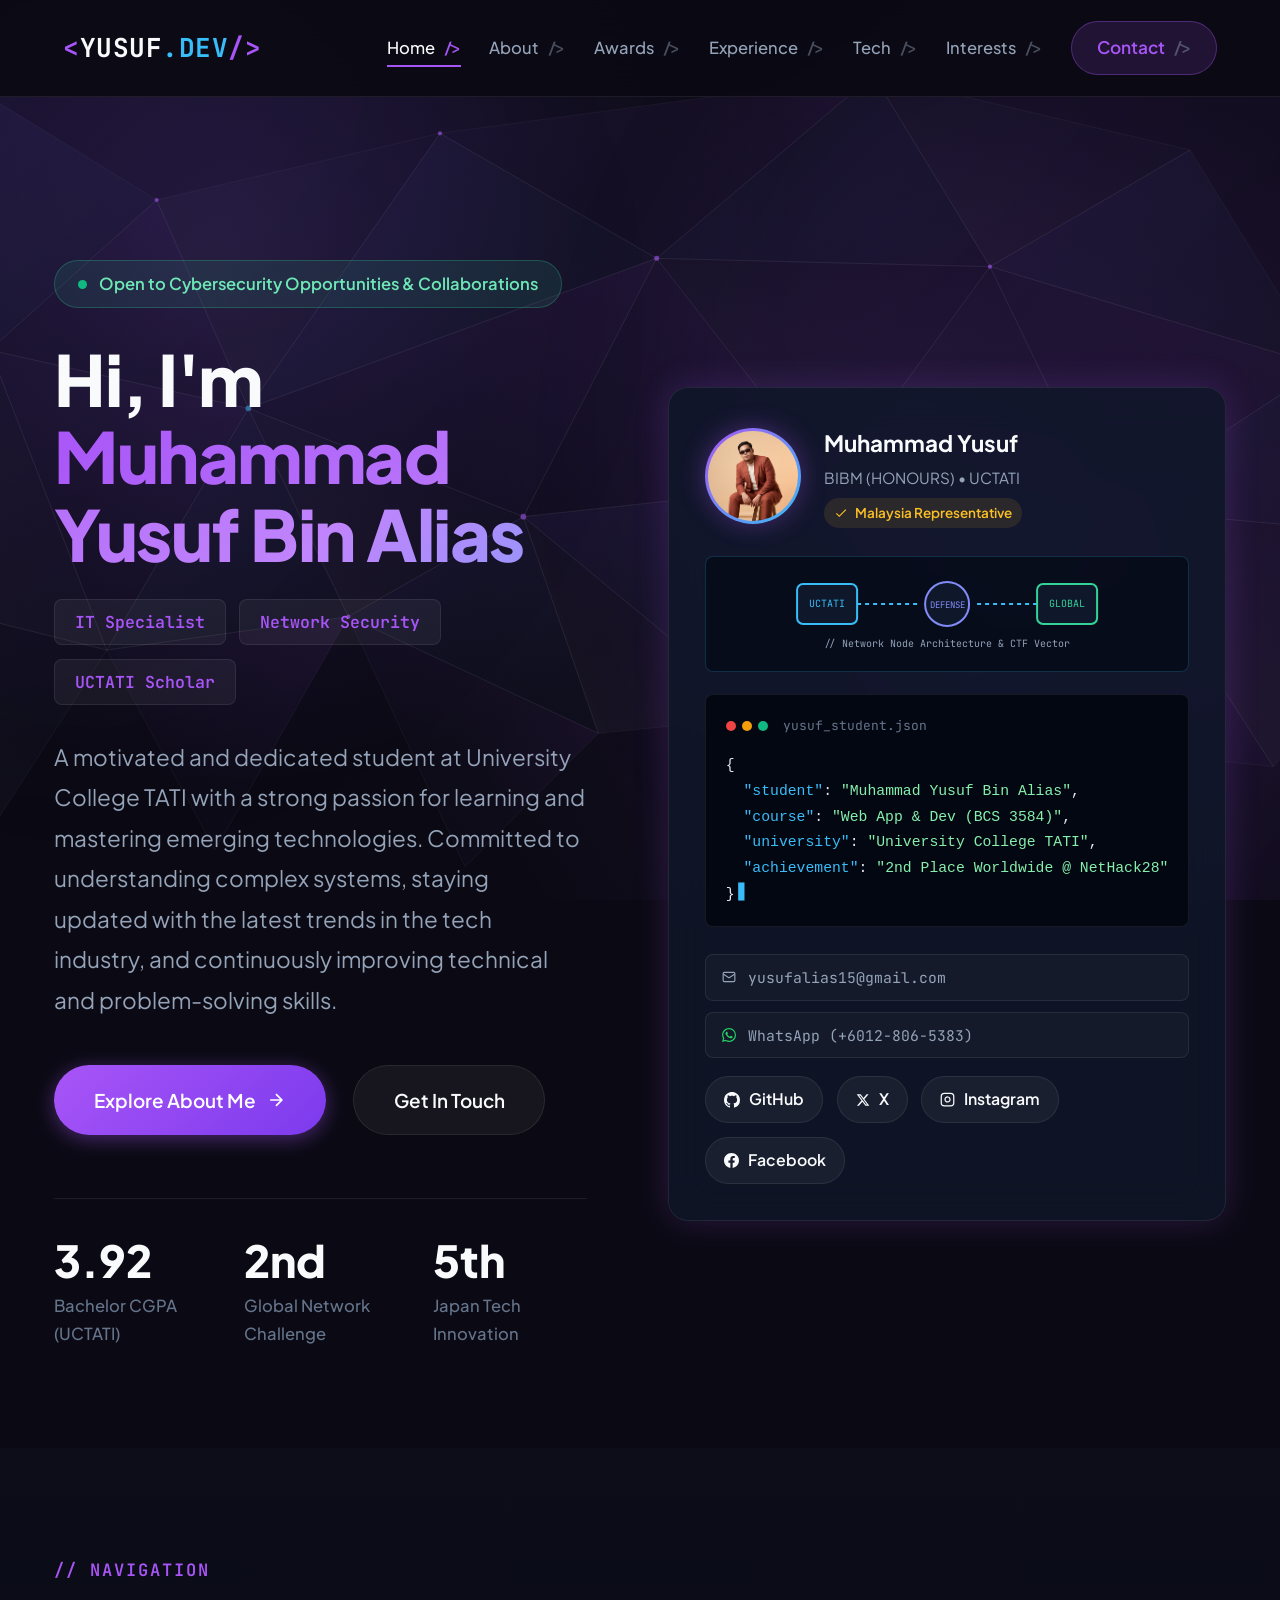
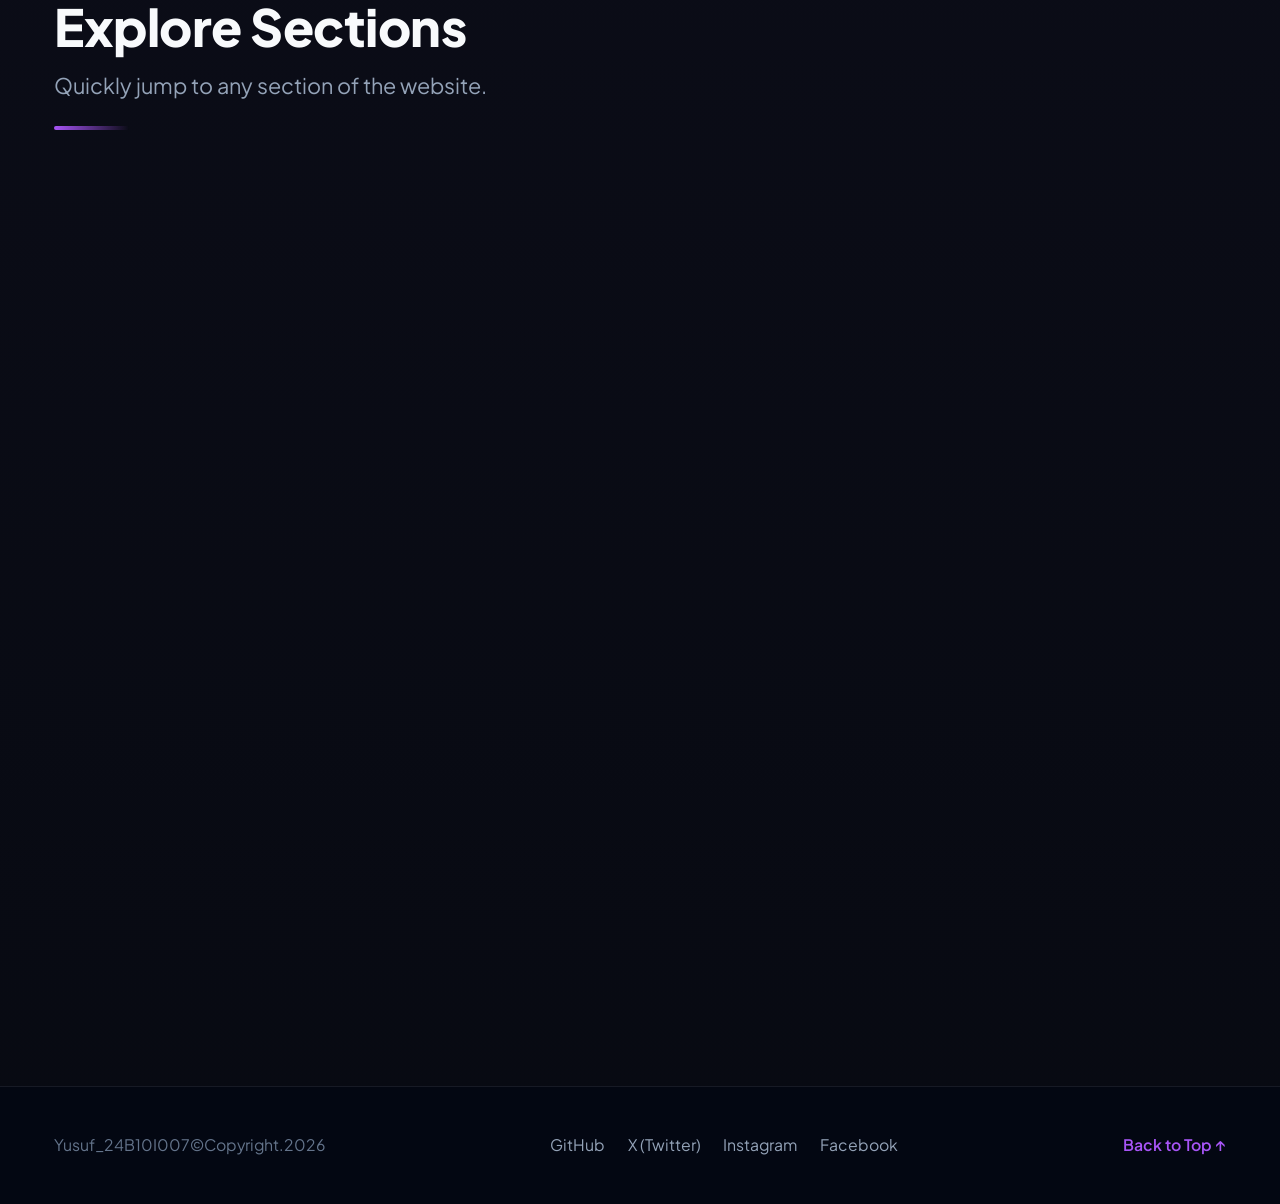
<file: index.html>
﻿<!DOCTYPE html>
<html lang="en">
<head>
  <meta charset="UTF-8">
  <meta name="viewport" content="width=device-width, initial-scale=1.0">
  <!-- Title strictly fulfills Assignment Requirement 7 -->
  <title>Home Page of Muhammad Yusuf Bin Alias</title>
  <link rel="stylesheet" href="style.css">
  <link rel="preconnect" href="https://fonts.googleapis.com">
  <link rel="preconnect" href="https://fonts.gstatic.com" crossorigin>
  <link href="https://fonts.googleapis.com/css2?family=JetBrains+Mono:wght@400;600;700&family=Plus+Jakarta+Sans:wght@300;400;500;600;700;800&display=swap" rel="stylesheet">
</head>
<body id="top">

  <!-- Ambient Glow Elements -->
  <div class="glow-orb orb-1"></div>
  <div class="glow-orb orb-2"></div>

  <!-- Navigation Bar (6 Pages for Requirement 2) -->
  <header class="navbar">
    <div class="nav-container">
      <a href="index.html" class="logo">
        <span class="logo-bracket">&lt;</span>YUSUF<span class="logo-accent">.DEV</span><span class="logo-bracket">/&gt;</span>
      </a>

      <!-- Pure CSS Mobile Menu Toggle -->
      <input type="checkbox" id="nav-toggle" class="nav-toggle" aria-label="Toggle navigation">
      <label for="nav-toggle" class="nav-toggle-label">
        <span class="hamburger"></span>
      </label>

      <nav class="nav-links">
        <a href="index.html" class="active">Home <span class="nav-tag">/&gt;</span></a>
        <a href="about.html">About <span class="nav-tag">/&gt;</span></a>
        <a href="awards.html">Awards <span class="nav-tag">/&gt;</span></a>
        <a href="experience.html">Experience <span class="nav-tag">/&gt;</span></a>
        <a href="technology.html">Tech <span class="nav-tag">/&gt;</span></a>
        <a href="interests.html">Interests <span class="nav-tag">/&gt;</span></a>
        <a href="contact.html" class="btn-nav">Contact <span class="nav-tag">/&gt;</span></a>
      </nav>
    </div>
  </header>

  <!-- Hero Section -->
  <section class="hero-section">
    <div class="container hero-grid">
      <div class="hero-content">
        <div class="status-badge">
          <span class="pulse-dot"></span>
          <span>Open to Cybersecurity Opportunities & Collaborations</span>
        </div>
        <h1 class="hero-title">
          Hi, I'm <span class="text-gradient">Muhammad Yusuf Bin Alias</span><br>
        </h1>
        <p class="hero-role">
          <span class="role-tag">IT Specialist</span>
          <span class="role-tag">Network Security</span>
          <span class="role-tag">UCTATI Scholar</span>
        </p>
        <p class="hero-desc">
          A motivated and dedicated student at University College TATI with a strong passion for learning and mastering emerging technologies. Committed to understanding complex systems, staying updated with the latest trends in the tech industry, and continuously improving technical and problem-solving skills.
        </p>

        <div class="hero-actions">
          <a href="about.html" class="btn btn-primary">
            Explore About Me
            <svg class="btn-icon" viewBox="0 0 24 24" fill="none" stroke="currentColor" stroke-width="2"><path d="M5 12h14M12 5l7 7-7 7"/></svg>
          </a>
          <a href="contact.html" class="btn btn-secondary">Get In Touch</a>
        </div>
        
        <!-- Key Highlights Bar (Anchor Target) -->
        <div id="quick-stats" class="hero-stats">
          <div class="stat-card">
            <span class="stat-num">3.92</span>
            <span class="stat-label">Bachelor CGPA (UCTATI)</span>
          </div>
          <div class="stat-card">
            <span class="stat-num">2nd</span>
            <span class="stat-label">Global Network Challenge</span>
          </div>
          <div class="stat-card">
            <span class="stat-num">5th</span>
            <span class="stat-label">Japan Tech Innovation</span>
          </div>
        </div>
      </div>

      <!-- Hero Visual Profile Card (Includes Graphics 1 and 2 for Requirement 6) -->
      <div class="hero-visual">
        <div class="glass-profile-card tilt-card">
          <div class="profile-header">
            <!-- Real Profile Portrait (Requirement 6: images and graphics) -->
            <div class="profile-avatar">
              <div class="avatar-ring">
                <img src="profile.jpg" alt="Muhammad Yusuf Bin Alias" class="avatar-photo">
              </div>
            </div>
            <div class="profile-meta">
              <h3>Muhammad Yusuf</h3>
              <p class="profile-sub">BIBM (HONOURS) • UCTATI</p>
              <span class="verified-pill">
                <svg viewBox="0 0 24 24" fill="currentColor" width="14" height="14"><path d="M9 16.17L4.83 12l-1.42 1.41L9 19 21 7l-1.41-1.41L9 16.17z"/></svg>
                Malaysia Representative
              </span>
            </div>
          </div>

          <!-- Graphic 2: Interactive Cyber Defense Matrix Illustration (Requirement 6) -->
          <div style="background: rgba(3, 7, 18, 0.6); border: 1px solid rgba(56, 189, 248, 0.2); border-radius: 8px; padding: 12px; margin-bottom: 1.25rem; text-align: center;">
            <svg width="100%" height="90" viewBox="0 0 320 90" fill="none" style="display:block; margin:0 auto;">
              <rect x="10" y="15" width="60" height="40" rx="6" fill="#0f172a" stroke="#38bdf8" stroke-width="2"/>
              <text x="40" y="38" fill="#38bdf8" font-family="'JetBrains Mono', monospace" font-size="10" text-anchor="middle">UCTATI</text>
              
              <line x1="70" y1="35" x2="130" y2="35" stroke="#38bdf8" stroke-width="2" stroke-dasharray="4" class="animated-dash"/>
              
              <circle cx="160" cy="35" r="22" fill="#0f172a" stroke="#818cf8" stroke-width="2"/>
              <text x="160" y="39" fill="#818cf8" font-family="'JetBrains Mono', monospace" font-size="9" text-anchor="middle">DEFENSE</text>
              
              <line x1="190" y1="35" x2="250" y2="35" stroke="#38bdf8" stroke-width="2" stroke-dasharray="4" class="animated-dash"/>
              
              <rect x="250" y="15" width="60" height="40" rx="6" fill="#0f172a" stroke="#34d399" stroke-width="2"/>
              <text x="280" y="38" fill="#34d399" font-family="'JetBrains Mono', monospace" font-size="10" text-anchor="middle">GLOBAL</text>
              <text x="160" y="78" fill="#94a3b8" font-family="'JetBrains Mono', monospace" font-size="10" text-anchor="middle">// Network Node Architecture &amp; CTF Vector</text>
            </svg>
          </div>

          <div class="terminal-box">
            <div class="terminal-dots">
              <span class="dot red"></span>
              <span class="dot yellow"></span>
              <span class="dot green"></span>
              <span class="terminal-title">yusuf_student.json</span>
            </div>
            <pre class="terminal-code"><code>{
  <span class="json-key">"student"</span>: <span class="json-str">"Muhammad Yusuf Bin Alias"</span>,
  <span class="json-key">"course"</span>: <span class="json-str">"Web App &amp; Dev (BCS 3584)"</span>,
  <span class="json-key">"university"</span>: <span class="json-str">"University College TATI"</span>,
  <span class="json-key">"achievement"</span>: <span class="json-str">"2nd Place Worldwide @ NetHack28"</span>
}<span class="terminal-caret">▋</span></code></pre>
          </div>

          <div class="quick-contact-pills">
            <a href="https://mail.google.com/mail/?view=cm&fs=1&to=yusufalias15@gmail.com&su=Portfolio+Inquiry+-+Muhammad+Yusuf" target="_blank" rel="noopener noreferrer" class="contact-pill" title="Click to open Gmail composer">
              <svg viewBox="0 0 24 24" fill="none" stroke="currentColor" stroke-width="2" width="14" height="14"><rect width="20" height="16" x="2" y="4" rx="2"/><path d="m22 7-8.97 5.7a1.94 1.94 0 0 1-2.06 0L2 7"/></svg>
              yusufalias15@gmail.com
            </a>
            <a href="https://wa.me/60128065383" target="_blank" rel="noopener noreferrer" class="contact-pill">
              <svg viewBox="0 0 24 24" fill="currentColor" width="14" height="14" style="color:#25D366;"><path d="M17.472 14.382c-.297-.149-1.758-.867-2.03-.967-.273-.099-.471-.148-.67.15-.197.297-.767.966-.94 1.164-.173.199-.347.223-.644.075-.297-.15-1.255-.463-2.39-1.475-.883-.788-1.48-1.761-1.653-2.059-.173-.297-.018-.458.13-.606.134-.133.298-.347.446-.52.149-.174.198-.298.298-.497.099-.198.05-.371-.025-.52-.075-.149-.669-1.612-.916-2.207-.242-.579-.487-.5-.669-.51-.173-.008-.371-.01-.57-.01-.198 0-.52.074-.792.372-.272.297-1.04 1.016-1.04 2.479 0 1.462 1.065 2.875 1.213 3.074.149.198 2.096 3.2 5.077 4.487.709.306 1.262.489 1.694.625.712.227 1.36.195 1.871.118.571-.085 1.758-.719 2.006-1.413.248-.694.248-1.289.173-1.413-.074-.124-.272-.198-.57-.347m-5.421 7.403h-.004a9.87 9.87 0 01-5.031-1.378l-.361-.214-3.741.982.998-3.648-.235-.374a9.86 9.86 0 01-1.51-5.26c.001-5.45 4.436-9.884 9.888-9.884 2.64 0 5.122 1.03 6.988 2.898a9.825 9.825 0 012.893 6.994c-.003 5.45-4.437 9.884-9.885 9.884m8.413-18.297A11.815 11.815 0 0012.05 0C5.495 0 .16 5.335.157 11.892c0 2.096.547 4.142 1.588 5.945L.057 24l6.305-1.654a11.882 11.882 0 005.683 1.448h.005c6.554 0 11.89-5.335 11.893-11.893a11.821 11.821 0 00-3.48-8.413Z"/></svg>
              WhatsApp (+6012-806-5383)
            </a>
          </div>

          <div class="social-links-bar" style="border-top:none; padding-top:0.4rem; margin-top:0.6rem;">
            <a href="https://github.com/tinyLUPPA" target="_blank" rel="noopener noreferrer" class="social-pill-btn github" title="GitHub Profile - tinyLUPPA">
              <svg viewBox="0 0 24 24" width="16" height="16" fill="currentColor"><path d="M12 0C5.37 0 0 5.37 0 12c0 5.31 3.435 9.795 8.205 11.385.6.105.825-.255.825-.57 0-.285-.015-1.23-.015-2.235-3.015.555-3.795-.735-4.035-1.41-.135-.345-.72-1.41-1.23-1.695-.42-.225-1.02-.78-.015-.795.945-.015 1.62.87 1.845 1.23 1.08 1.815 2.805 1.305 3.495.99.105-.78.42-1.305.765-1.605-2.67-.3-5.46-1.335-5.46-5.925 0-1.305.465-2.385 1.23-3.225-.12-.3-.54-1.53.12-3.18 0 0 1.005-.315 3.3 1.23.96-.27 1.98-.405 3-.405s2.04.135 3 .405c2.295-1.56 3.3-1.23 3.3-1.23.66 1.65.24 2.88.12 3.18.765.84 1.23 1.905 1.23 3.225 0 4.605-2.805 5.625-5.475 5.925.435.375.81 1.095.81 2.22 0 1.605-.015 2.895-.015 3.3 0 .315.225.69.825.57A12.02 12.02 0 0024 12c0-6.63-5.37-12-12-12z"/></svg>
              <span>GitHub</span>
            </a>
            <a href="https://x.com/tinyLUPPA_" target="_blank" rel="noopener noreferrer" class="social-pill-btn twitter" title="X (Twitter) - @tinyLUPPA_">
              <svg viewBox="0 0 24 24" width="14" height="14" fill="currentColor"><path d="M18.244 2.25h3.308l-7.227 8.26 8.502 11.24H16.17l-5.214-6.817L4.99 21.75H1.68l7.73-8.835L1.254 2.25H8.08l4.713 6.231zm-1.161 17.52h1.833L7.084 4.126H5.117z"/></svg>
              <span>X</span>
            </a>
            <a href="https://www.instagram.com/tinyluppa" target="_blank" rel="noopener noreferrer" class="social-pill-btn instagram" title="Instagram - @tinyluppa">
              <svg viewBox="0 0 24 24" width="15" height="15" fill="none" stroke="currentColor" stroke-width="2"><rect width="20" height="20" x="2" y="2" rx="5" ry="5"/><path d="M16 11.37A4 4 0 1 1 12.63 8 4 4 0 0 1 16 11.37z"/><line x1="17.5" x2="17.51" y1="6.5" y2="6.5"/></svg>
              <span>Instagram</span>
            </a>
            <a href="https://www.facebook.com/share/1FAkYouaUz/" target="_blank" rel="noopener noreferrer" class="social-pill-btn facebook" title="Facebook - Yusuf Alias">
              <svg viewBox="0 0 24 24" width="15" height="15" fill="currentColor"><path d="M24 12.073c0-6.627-5.373-12-12-12s-12 5.373-12 12c0 5.99 4.388 10.954 10.125 11.854v-8.385H7.078v-3.47h3.047V9.43c0-3.007 1.792-4.669 4.533-4.669 1.312 0 2.686.235 2.686.235v2.953H15.83c-1.491 0-1.956.925-1.956 1.874v2.25h3.328l-.532 3.47h-2.796v8.385C19.612 23.027 24 18.062 24 12.073z"/></svg>
              <span>Facebook</span>
            </a>
          </div>
        </div>
      </div>
    </div>
  </section>

  <!-- Showcase / Portfolio Navigation Directory (Anchor Target) -->
  <section id="quick-overview" class="section bg-tint">
    <div class="container">
      <div class="section-header">
        <span class="section-tag">// NAVIGATION</span>
        <h2 class="section-title">Explore Sections</h2>
        <p class="section-subtitle">Quickly jump to any section of the website.</p>
        <div class="section-divider"></div>
      </div>

      <div class="skills-grid">
        <!-- Card 1 -->
        <a href="about.html" class="glass-panel" style="display:block; text-decoration:none;">
          <div class="pillar-icon">
            <svg viewBox="0 0 24 24" fill="none" stroke="currentColor" stroke-width="2"><path d="M22 10v6M2 10l10-5 10 5-10 5z"/><path d="M6 12v5c3 3 9 3 12 0v-5"/></svg>
          </div>
          <h3 style="font-size:1.25rem; margin-bottom:0.5rem; color:var(--text-main);">1. About Me</h3>
          <p style="color:var(--text-muted); font-size:0.92rem; margin-bottom:1.25rem;">
            Educational background at UCTATI, career ambitions, and official links to universities.
          </p>
          <span style="color:var(--primary); font-weight:600; font-size:0.88rem;">Open About Page &rarr;</span>
        </a>

        <!-- Card 2 -->
        <a href="awards.html" class="glass-panel" style="display:block; text-decoration:none;">
          <div class="pillar-icon">
            <svg viewBox="0 0 24 24" fill="none" stroke="currentColor" stroke-width="2"><circle cx="12" cy="8" r="7"/><polyline points="8.21 13.89 7 23 12 20 17 23 15.79 13.88"/></svg>
          </div>
          <h3 style="font-size:1.25rem; margin-bottom:0.5rem; color:var(--text-main);">2. Awards &amp; Skills</h3>
          <p style="color:var(--text-muted); font-size:0.92rem; margin-bottom:1.25rem;">
            Global cyber challenge honors, IT innovation accolades, and technical skill matrix.
          </p>
          <span style="color:var(--primary); font-weight:600; font-size:0.88rem;">Open Awards Page &rarr;</span>
        </a>

        <!-- Card 3 -->
        <a href="experience.html" class="glass-panel" style="display:block; text-decoration:none;">
          <div class="pillar-icon">
            <svg viewBox="0 0 24 24" fill="none" stroke="currentColor" stroke-width="2"><path d="M12 22s8-4 8-10V5l-8-3-8 3v7c0 6 8 10 8 10z"/></svg>
          </div>
          <h3 style="font-size:1.25rem; margin-bottom:0.5rem; color:var(--text-main);">3. Experience &amp; Competitions</h3>
          <p style="color:var(--text-muted); font-size:0.92rem; margin-bottom:1.25rem;">
            Network Hacking Challenge, anti-scammer tracking tools, and HTML tabular results.
          </p>
          <span style="color:var(--primary); font-weight:600; font-size:0.88rem;">Open Experience Page &rarr;</span>
        </a>

        <!-- Card 4 -->
        <a href="technology.html" class="glass-panel" style="display:block; text-decoration:none;">
          <div class="pillar-icon">
            <svg viewBox="0 0 24 24" fill="none" stroke="currentColor" stroke-width="2"><rect x="2" y="2" width="20" height="8" rx="2" ry="2"/><rect x="2" y="14" width="20" height="8" rx="2" ry="2"/><line x1="6" y1="6" x2="6.01" y2="6"/><line x1="6" y1="18" x2="6.01" y2="18"/></svg>
          </div>
          <h3 style="font-size:1.25rem; margin-bottom:0.5rem; color:var(--text-main);">4. Tech &amp; Professional</h3>
          <p style="color:var(--text-muted); font-size:0.92rem; margin-bottom:1.25rem;">
            Professional computing focus, cybersecurity frameworks, and 4+ industry links.
          </p>
          <span style="color:var(--primary); font-weight:600; font-size:0.88rem;">Open Tech Page &rarr;</span>
        </a>

        <!-- Card 5 -->
        <a href="interests.html" class="glass-panel" style="display:block; text-decoration:none;">
          <div class="pillar-icon">
            <svg viewBox="0 0 24 24" fill="none" stroke="currentColor" stroke-width="2"><circle cx="12" cy="12" r="10"/><path d="m4.93 4.93 4.24 4.24"/><path d="m14.83 9.17 4.24-4.24"/><path d="m14.83 14.83 4.24 4.24"/><path d="m9.17 14.83-4.24 4.24"/></svg>
          </div>
          <h3 style="font-size:1.25rem; margin-bottom:0.5rem; color:var(--text-main);">5. Interests &amp; Favorite Links</h3>
          <p style="color:var(--text-muted); font-size:0.92rem; margin-bottom:1.25rem;">
            Personal hobbies, CTF challenges, gaming, and 4+ curated favorite web links.
          </p>
          <span style="color:var(--primary); font-weight:600; font-size:0.88rem;">Open Interests Page &rarr;</span>
        </a>

        <!-- Card 6 -->
        <a href="contact.html" class="glass-panel" style="display:block; text-decoration:none;">
          <div class="pillar-icon">
            <svg viewBox="0 0 24 24" fill="none" stroke="currentColor" stroke-width="2"><rect width="20" height="16" x="2" y="4" rx="2"/><path d="m22 7-8.97 5.7a1.94 1.94 0 0 1-2.06 0L2 7"/></svg>
          </div>
          <h3 style="font-size:1.25rem; margin-bottom:0.5rem; color:var(--text-main);">6. Contact &amp; Inquiries</h3>
          <p style="color:var(--text-muted); font-size:0.92rem; margin-bottom:1.25rem;">
            Direct phone, email, WhatsApp, and interactive direct message hub.
          </p>
          <span style="color:var(--primary); font-weight:600; font-size:0.88rem;">Open Contact Page &rarr;</span>
        </a>
      </div>
    </div>
  </section>

  <!-- Footer with Exact Requirement 12 Format -->
  <footer class="footer">
    <div class="container footer-content">
      <p>Yusuf_24B10I007©Copyright.2026</p>
      <div class="footer-social-links">
        <a href="https://github.com/tinyLUPPA" target="_blank" rel="noopener noreferrer">GitHub</a>
        <a href="https://x.com/tinyLUPPA_" target="_blank" rel="noopener noreferrer">X (Twitter)</a>
        <a href="https://www.instagram.com/tinyluppa" target="_blank" rel="noopener noreferrer">Instagram</a>
        <a href="https://www.facebook.com/share/1FAkYouaUz/" target="_blank" rel="noopener noreferrer">Facebook</a>
      </div>
      <div class="footer-links">
        <a href="#top" class="jump-link">Back to Top ↑</a>
      </div>
    </div>
  </footer>

  <!-- Yasio.dev Trailing Mouse Cursor Script -->
  <script src="cursor.js"></script>
</body>
</html>
</file>
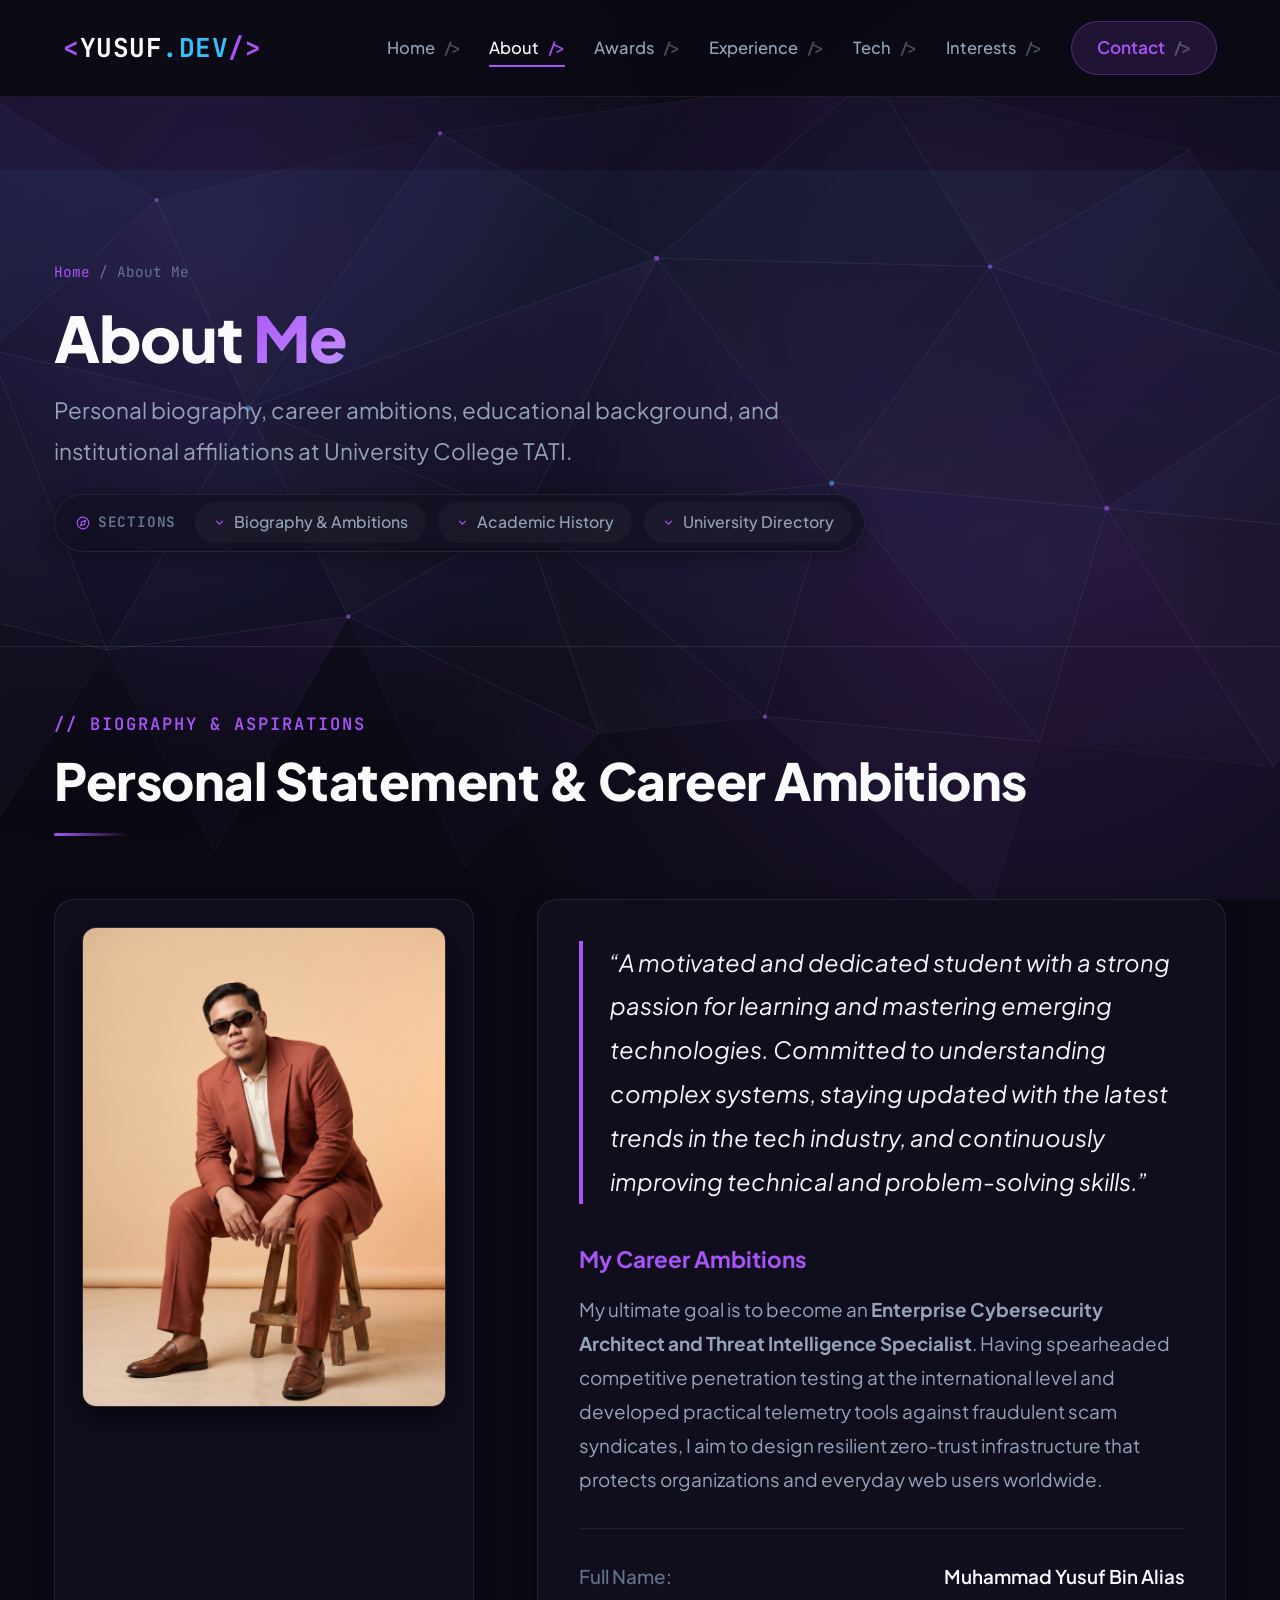
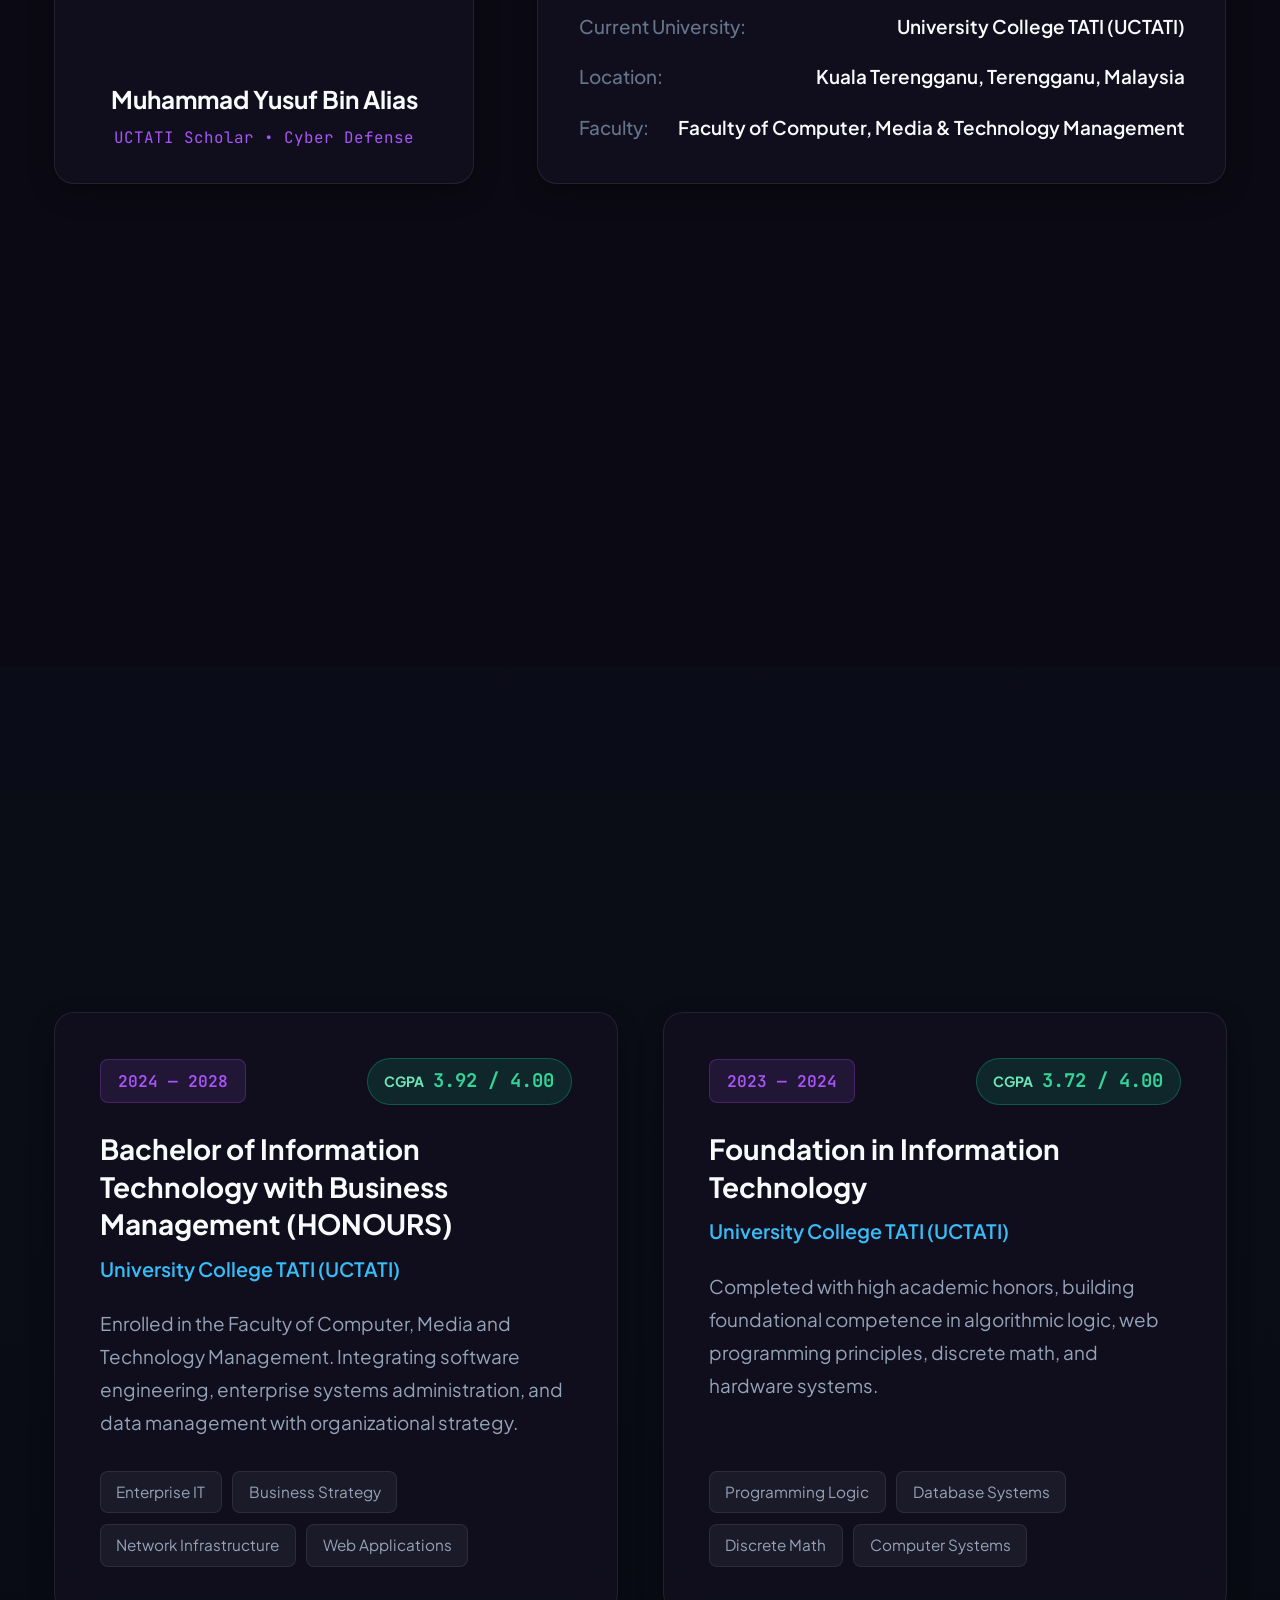
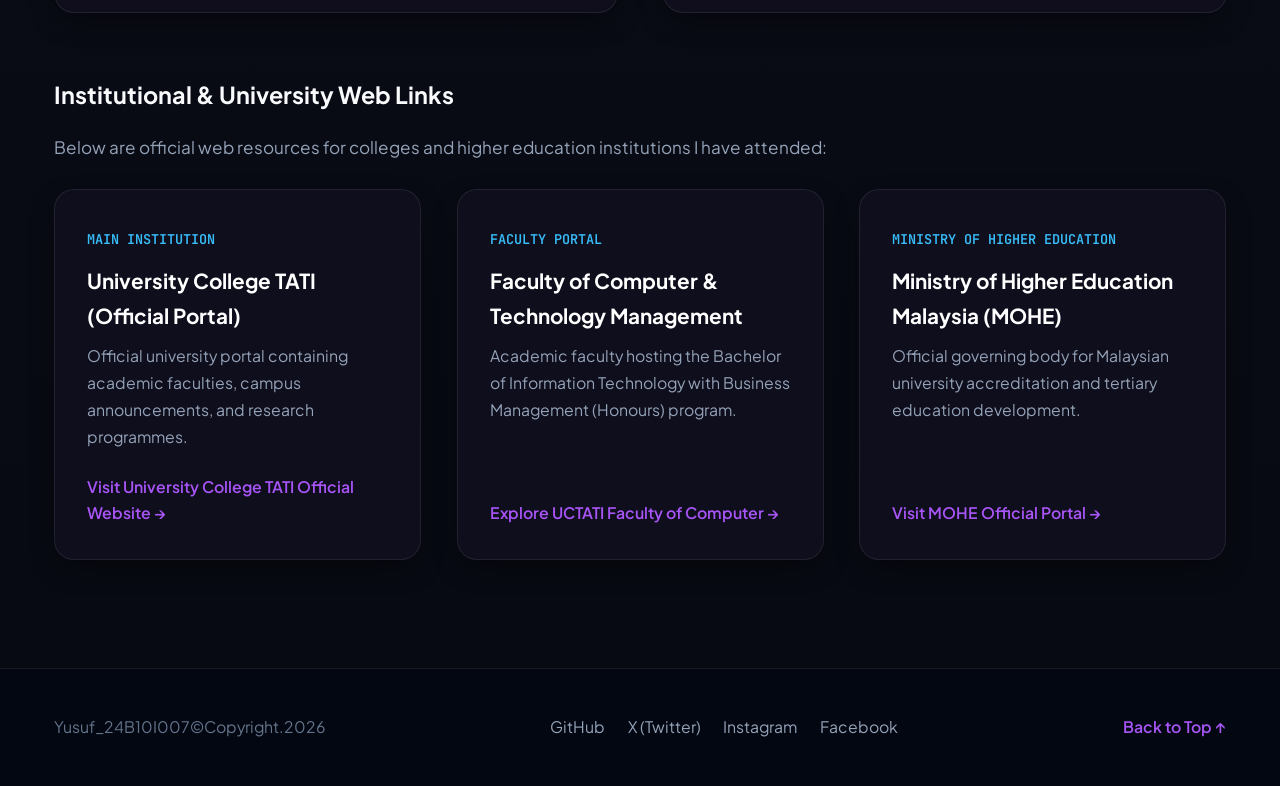
<file: about.html>
﻿<!DOCTYPE html>
<html lang="en">
<head>
  <meta charset="UTF-8">
  <meta name="viewport" content="width=device-width, initial-scale=1.0">
  <title>About Me | Muhammad Yusuf Bin Alias</title>
  <link rel="stylesheet" href="style.css">
  <link rel="preconnect" href="https://fonts.googleapis.com">
  <link rel="preconnect" href="https://fonts.gstatic.com" crossorigin>
  <link href="https://fonts.googleapis.com/css2?family=JetBrains+Mono:wght@400;600;700&family=Plus+Jakarta+Sans:wght@300;400;500;600;700;800&display=swap" rel="stylesheet">
</head>
<body id="top">

  <!-- Ambient Glow -->
  <div class="glow-orb orb-1"></div>
  <div class="glow-orb orb-2"></div>

  <!-- Navigation Bar -->
  <header class="navbar">
    <div class="nav-container">
      <a href="index.html" class="logo">
        <span class="logo-bracket">&lt;</span>YUSUF<span class="logo-accent">.DEV</span><span class="logo-bracket">/&gt;</span>
      </a>

      <!-- Pure CSS Mobile Menu Toggle -->
      <input type="checkbox" id="nav-toggle" class="nav-toggle" aria-label="Toggle navigation">
      <label for="nav-toggle" class="nav-toggle-label">
        <span class="hamburger"></span>
      </label>

      <nav class="nav-links">
        <a href="index.html">Home <span class="nav-tag">/&gt;</span></a>
        <a href="about.html" class="active">About <span class="nav-tag">/&gt;</span></a>
        <a href="awards.html">Awards <span class="nav-tag">/&gt;</span></a>
        <a href="experience.html">Experience <span class="nav-tag">/&gt;</span></a>
        <a href="technology.html">Tech <span class="nav-tag">/&gt;</span></a>
        <a href="interests.html">Interests <span class="nav-tag">/&gt;</span></a>
        <a href="contact.html" class="btn-nav">Contact <span class="nav-tag" >/&gt;</span></a>
      </nav>
    </div>
  </header>

  <!-- Page Header Banner -->
  <section class="page-header-section">
    <div class="container">
      <nav class="breadcrumb">
        <a href="index.html">Home</a>
        <span class="breadcrumb-sep">/</span>
        <span>About Me</span>
      </nav>
      <h1 class="page-banner-title">
        About <span class="text-gradient">Me</span>
      </h1>
      <p class="page-banner-desc">
        Personal biography, career ambitions, educational background, and institutional affiliations at University College TATI.
      </p>

      <!-- Requirement 4.v: Internal hyperlink with anchor text -->
      <nav class="page-nav-bar" aria-label="Page Sections">
        <span class="nav-bar-label">
          <svg viewBox="0 0 24 24" fill="none" stroke="currentColor" stroke-width="2"><circle cx="12" cy="12" r="10"/><polygon points="16.24 7.76 14.12 14.12 7.76 16.24 9.88 9.88 16.24 7.76"/></svg>
          Sections
        </span>
        <a href="#biography" class="nav-pill-link">
          <svg viewBox="0 0 24 24" fill="none" stroke="currentColor" stroke-width="2"><polyline points="6 9 12 15 18 9"/></svg>
          Biography &amp; Ambitions
        </a>
        <a href="#education-background" class="nav-pill-link">
          <svg viewBox="0 0 24 24" fill="none" stroke="currentColor" stroke-width="2"><polyline points="6 9 12 15 18 9"/></svg>
          Academic History
        </a>
        <a href="#university-links" class="nav-pill-link">
          <svg viewBox="0 0 24 24" fill="none" stroke="currentColor" stroke-width="2"><polyline points="6 9 12 15 18 9"/></svg>
          University Directory
        </a>
      </nav>
    </div>
  </section>

  <!-- Profile & Statement Section (Requirement 8) -->
  <section id="biography" class="section" style="padding-top: 0;">
    <div class="container">
      <div class="section-header">
        <span class="section-tag">// BIOGRAPHY &amp; ASPIRATIONS</span>
        <h2 class="section-title">Personal Statement &amp; Career Ambitions</h2>
        <div class="section-divider"></div>
      </div>

      <div class="about-main-layout">
        <!-- Portrait Studio Card -->
        <div class="about-portrait-card glass-panel tilt-card">
          <div class="portrait-image-wrapper">
            <img src="profile.jpg" alt="Muhammad Yusuf Bin Alias Studio Portrait">
          </div>
          <div class="portrait-caption">
            <h3>Muhammad Yusuf Bin Alias</h3>
            <p class="caption-role">UCTATI Scholar • Cyber Defense</p>
          </div>
        </div>

        <!-- Biography & Details Card -->
        <div class="about-text-card glass-panel">
          <p class="quote-text">
            “A motivated and dedicated student with a strong passion for learning and mastering emerging technologies. Committed to understanding complex systems, staying updated with the latest trends in the tech industry, and continuously improving technical and problem-solving skills.”
          </p>
          <h3 style="font-size: 1.25rem; margin-bottom: 0.75rem; color: var(--primary);">My Career Ambitions</h3>
          <p style="color: var(--text-muted); font-size: 1.05rem; line-height: 1.8; margin-bottom: 1.75rem;">
            My ultimate goal is to become an <strong>Enterprise Cybersecurity Architect and Threat Intelligence Specialist</strong>. Having spearheaded competitive penetration testing at the international level and developed practical telemetry tools against fraudulent scam syndicates, I aim to design resilient zero-trust infrastructure that protects organizations and everyday web users worldwide.
          </p>
          <div class="about-details">
            <div class="detail-item">
              <span class="detail-label">Full Name:</span>
              <span class="detail-value">Muhammad Yusuf Bin Alias</span>
            </div>
            <div class="detail-item">
              <span class="detail-label">Current University:</span>
              <span class="detail-value">University College TATI (UCTATI)</span>
            </div>
            <div class="detail-item">
              <span class="detail-label">Location:</span>
              <span class="detail-value">Kuala Terengganu, Terengganu, Malaysia</span>
            </div>
            <div class="detail-item">
              <span class="detail-label">Faculty:</span>
              <span class="detail-value">Faculty of Computer, Media &amp; Technology Management</span>
            </div>
          </div>
        </div>
      </div>

      <!-- Core Strategic Pillars Across Full Width -->
      <div class="pillars-row">
        <div class="pillar-card glass-panel">
          <div class="pillar-icon">
            <svg viewBox="0 0 24 24" fill="none" stroke="currentColor" stroke-width="2"><rect width="20" height="14" x="2" y="3" rx="2"/><line x1="8" x2="16" y1="21" y2="21"/><line x1="12" x2="12" y1="17" y2="21"/></svg>
          </div>
          <h3>Mastery in Technology</h3>
          <p>Committed to dissecting and mastering cutting-edge software stacks, cloud integrations, and computing infrastructure.</p>
        </div>
        <div class="pillar-card glass-panel">
          <div class="pillar-icon">
            <svg viewBox="0 0 24 24" fill="none" stroke="currentColor" stroke-width="2"><path d="M12 22s8-4 8-10V5l-8-3-8 3v7c0 6 8 10 8 10z"/></svg>
          </div>
          <h3>Network Defense</h3>
          <p>Proven track record in network challenges, anti-scammer tracing systems, and strategic cybersecurity analysis.</p>
        </div>
        <div class="pillar-card glass-panel">
          <div class="pillar-icon">
            <svg viewBox="0 0 24 24" fill="none" stroke="currentColor" stroke-width="2"><circle cx="12" cy="12" r="10"/><path d="m4.93 4.93 4.24 4.24"/><path d="m14.83 9.17 4.24-4.24"/><path d="m14.83 14.83 4.24 4.24"/><path d="m9.17 14.83-4.24 4.24"/></svg>
          </div>
          <h3>Critical Thinking</h3>
          <p>Combining acute observation with business acumen to build robust, scalable solutions for real-world impact.</p>
        </div>
      </div>
    </div>
  </section>

  <!-- Education Section (Requirement 8) -->
  <section id="education-background" class="section bg-tint">
    <div class="container">
      <div class="section-header">
        <span class="section-tag">// ACADEMIC HISTORY</span>
        <h2 class="section-title">Education Background</h2>
        <p class="section-subtitle">Academic qualifications and institutional history at University College TATI.</p>
        <div class="section-divider"></div>
      </div>

      <div class="education-grid">
        <!-- Degree -->
        <div class="edu-card glass-panel">
          <div class="edu-top">
            <div class="edu-badge">2024 — 2028</div>
            <div class="cgpa-pill">
              <span class="cgpa-label">CGPA</span>
              <span class="cgpa-score">3.92 / 4.00</span>
            </div>
          </div>
          <h3 class="edu-degree">Bachelor of Information Technology with Business Management (HONOURS)</h3>
          <h4 class="edu-school">University College TATI (UCTATI)</h4>
          <p class="edu-desc">
            Enrolled in the Faculty of Computer, Media and Technology Management. Integrating software engineering, enterprise systems administration, and data management with organizational strategy.
          </p>
          <div class="edu-tags">
            <span>Enterprise IT</span>
            <span>Business Strategy</span>
            <span>Network Infrastructure</span>
            <span>Web Applications</span>
          </div>
        </div>

        <!-- Foundation -->
        <div class="edu-card glass-panel">
          <div class="edu-top">
            <div class="edu-badge">2023 — 2024</div>
            <div class="cgpa-pill">
              <span class="cgpa-label">CGPA</span>
              <span class="cgpa-score">3.72 / 4.00</span>
            </div>
          </div>
          <h3 class="edu-degree">Foundation in Information Technology</h3>
          <h4 class="edu-school">University College TATI (UCTATI)</h4>
          <p class="edu-desc">
            Completed with high academic honors, building foundational competence in algorithmic logic, web programming principles, discrete math, and hardware systems.
          </p>
          <div class="edu-tags">
            <span>Programming Logic</span>
            <span>Database Systems</span>
            <span>Discrete Math</span>
            <span>Computer Systems</span>
          </div>
        </div>
      </div>

      <!-- Links to Attended Colleges & Universities (Requirement 8 - External Hyperlinks with Anchor Text) -->
      <div id="university-links" style="margin-top: 3.5rem;">
        <h3 style="font-size: 1.3rem; margin-bottom: 1rem; color: var(--text-main);">Institutional &amp; University Web Links</h3>
        <p style="color: var(--text-muted); margin-bottom: 1.5rem; font-size: 0.95rem;">
          Below are official web resources for colleges and higher education institutions I have attended:
        </p>
        <div class="skills-grid">
          <div class="glass-panel external-link-card">
            <div>
              <span class="link-tag">MAIN INSTITUTION</span>
              <h4 style="font-size:1.15rem; color:#fff; margin-bottom:0.5rem;">University College TATI (Official Portal)</h4>
              <p style="color:var(--text-muted); font-size:0.88rem;">Official university portal containing academic faculties, campus announcements, and research programmes.</p>
            </div>
            <!-- Requirement 4.vi: External hyperlink with anchor-text -->
            <a href="https://www.tati.edu.my" target="_blank" rel="noopener noreferrer" class="ext-btn">
              Visit University College TATI Official Website &rarr;
            </a>
          </div>

          <div class="glass-panel external-link-card">
            <div>
              <span class="link-tag">FACULTY PORTAL</span>
              <h4 style="font-size:1.15rem; color:#fff; margin-bottom:0.5rem;">Faculty of Computer &amp; Technology Management</h4>
              <p style="color:var(--text-muted); font-size:0.88rem;">Academic faculty hosting the Bachelor of Information Technology with Business Management (Honours) program.</p>
            </div>
            <a href="https://www.tati.edu.my/academic/faculty-of-computer-media-technology-management/" target="_blank" rel="noopener noreferrer" class="ext-btn">
              Explore UCTATI Faculty of Computer &rarr;
            </a>
          </div>

          <div class="glass-panel external-link-card">
            <div>
              <span class="link-tag">MINISTRY OF HIGHER EDUCATION</span>
              <h4 style="font-size:1.15rem; color:#fff; margin-bottom:0.5rem;">Ministry of Higher Education Malaysia (MOHE)</h4>
              <p style="color:var(--text-muted); font-size:0.88rem;">Official governing body for Malaysian university accreditation and tertiary education development.</p>
            </div>
            <a href="https://www.mohe.gov.my" target="_blank" rel="noopener noreferrer" class="ext-btn">
              Visit MOHE Official Portal &rarr;
            </a>
          </div>
        </div>
      </div>
    </div>
  </section>

  <!-- Footer with Exact Requirement 12 Format -->
  <footer class="footer">
    <div class="container footer-content">
      <p>Yusuf_24B10I007©Copyright.2026</p>
      <div class="footer-social-links">
        <a href="https://github.com/tinyLUPPA" target="_blank" rel="noopener noreferrer">GitHub</a>
        <a href="https://x.com/tinyLUPPA_" target="_blank" rel="noopener noreferrer">X (Twitter)</a>
        <a href="https://www.instagram.com/tinyluppa" target="_blank" rel="noopener noreferrer">Instagram</a>
        <a href="https://www.facebook.com/share/1FAkYouaUz/" target="_blank" rel="noopener noreferrer">Facebook</a>
      </div>
      <div class="footer-links">
        <a href="#top" class="jump-link">Back to Top ↑</a>
      </div>
    </div>
  </footer>

  <!-- Yasio.dev Trailing Mouse Cursor Script -->
  <script src="cursor.js"></script>
</body>
</html>
</file>
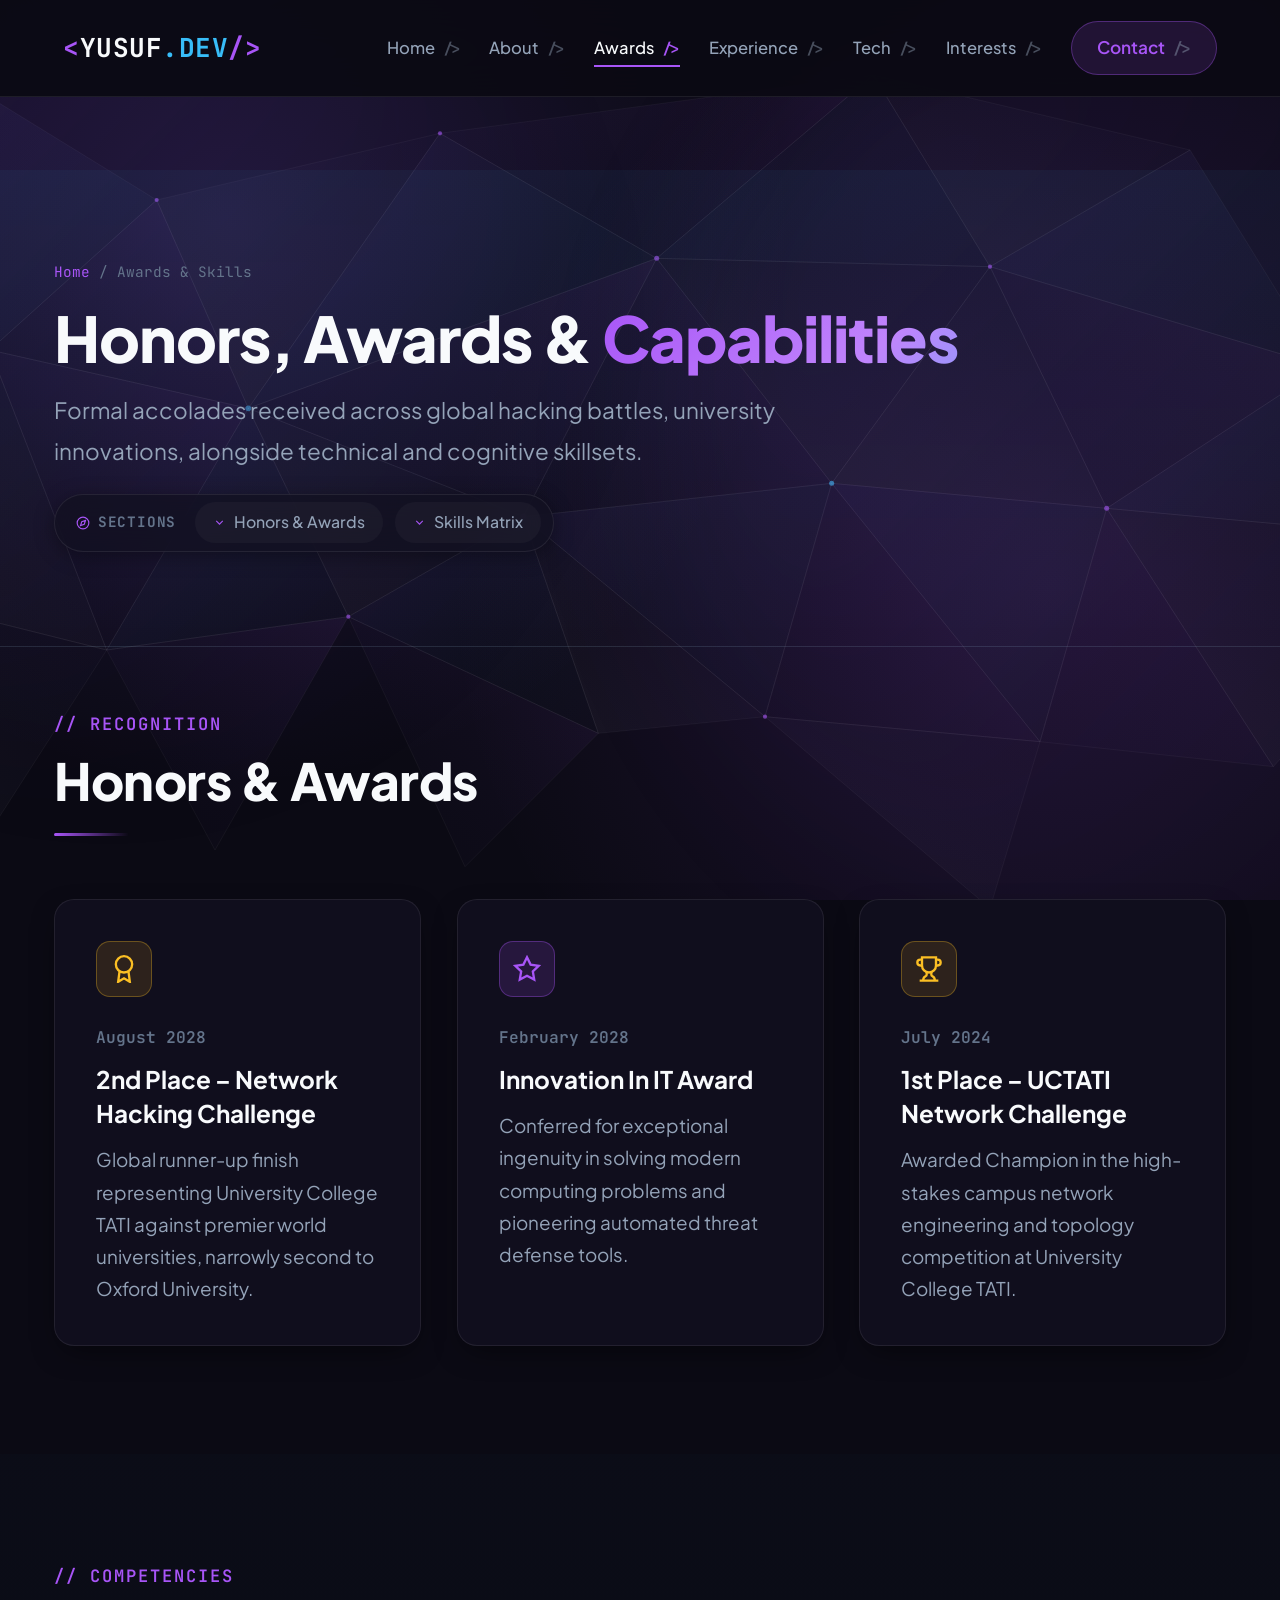
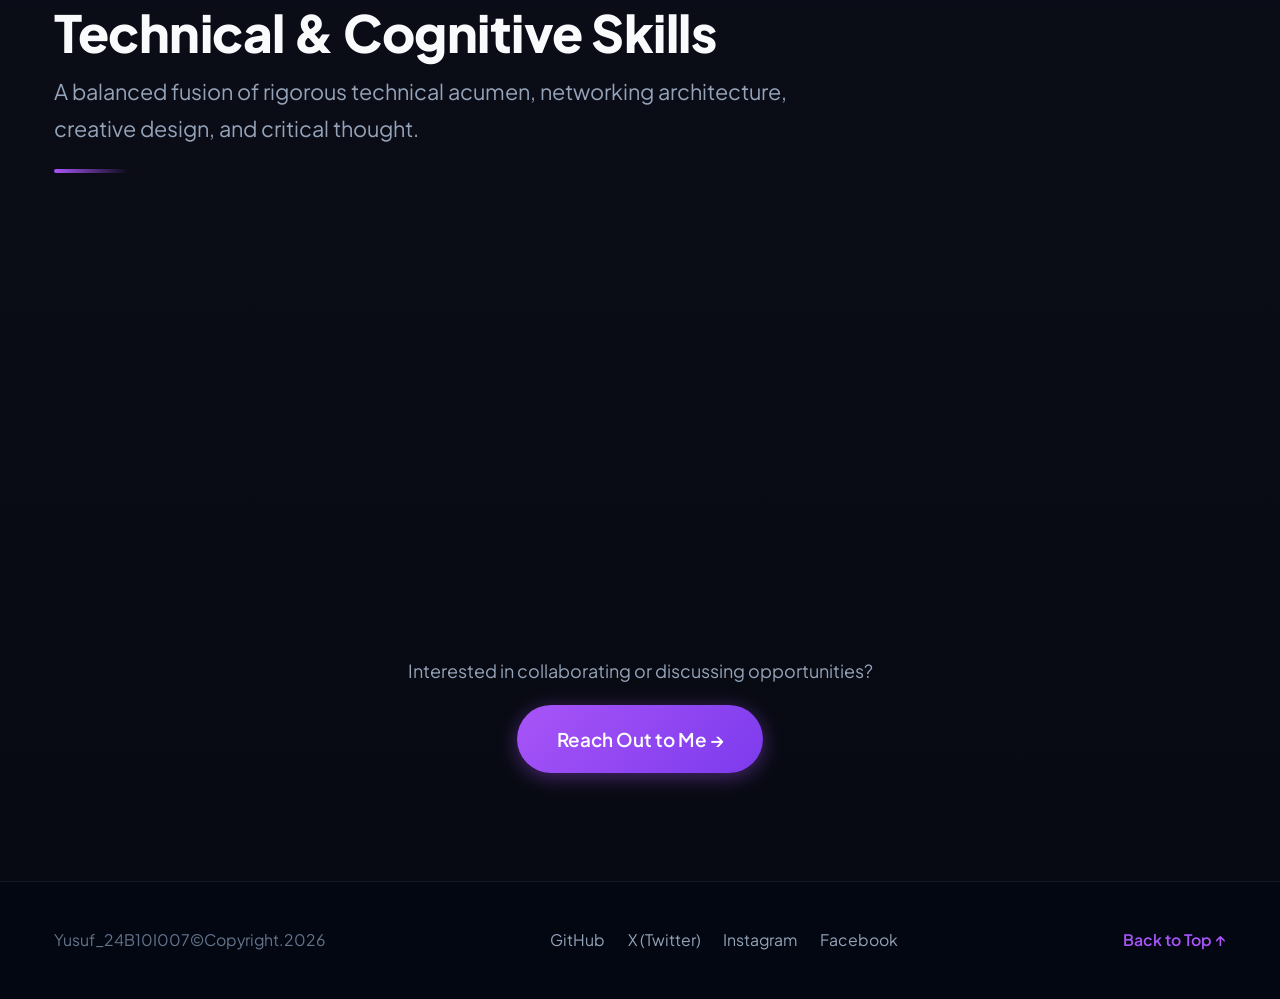
<file: awards.html>
﻿<!DOCTYPE html>
<html lang="en">
<head>
  <meta charset="UTF-8">
  <meta name="viewport" content="width=device-width, initial-scale=1.0">
  <title>Awards & Skills | Muhammad Yusuf Bin Alias</title>
  <link rel="stylesheet" href="style.css">
  <link rel="preconnect" href="https://fonts.googleapis.com">
  <link rel="preconnect" href="https://fonts.gstatic.com" crossorigin>
  <link href="https://fonts.googleapis.com/css2?family=JetBrains+Mono:wght@400;600;700&family=Plus+Jakarta+Sans:wght@300;400;500;600;700;800&display=swap" rel="stylesheet">
</head>
<body id="top">

  <!-- Ambient Glow -->
  <div class="glow-orb orb-1"></div>
  <div class="glow-orb orb-2"></div>

  <!-- Navigation Bar -->
  <header class="navbar">
    <div class="nav-container">
      <a href="index.html" class="logo">
        <span class="logo-bracket">&lt;</span>YUSUF<span class="logo-accent">.DEV</span><span class="logo-bracket">/&gt;</span>
      </a>

      <!-- Pure CSS Mobile Menu Toggle -->
      <input type="checkbox" id="nav-toggle" class="nav-toggle" aria-label="Toggle navigation">
      <label for="nav-toggle" class="nav-toggle-label">
        <span class="hamburger"></span>
      </label>

      <nav class="nav-links">
        <a href="index.html">Home <span class="nav-tag">/&gt;</span></a>
        <a href="about.html">About <span class="nav-tag">/&gt;</span></a>
        <a href="awards.html" class="active">Awards <span class="nav-tag">/&gt;</span></a>
        <a href="experience.html">Experience <span class="nav-tag">/&gt;</span></a>
        <a href="technology.html">Tech <span class="nav-tag">/&gt;</span></a>
        <a href="interests.html">Interests <span class="nav-tag">/&gt;</span></a>
        <a href="contact.html" class="btn-nav">Contact <span class="nav-tag">/&gt;</span></a>
      </nav>
    </div>
  </header>

  <!-- Page Header Banner -->
  <section class="page-header-section">
    <div class="container">
      <nav class="breadcrumb">
        <a href="index.html">Home</a>
        <span class="breadcrumb-sep">/</span>
        <span>Awards & Skills</span>
      </nav>
      <h1 class="page-banner-title">
        Honors, Awards & <span class="text-gradient">Capabilities</span>
      </h1>
      <p class="page-banner-desc">
        Formal accolades received across global hacking battles, university innovations, alongside technical and cognitive skillsets.
      </p>

      <!-- Internal In-page Navigation -->
      <nav class="page-nav-bar" aria-label="Page Sections">
        <span class="nav-bar-label">
          <svg viewBox="0 0 24 24" fill="none" stroke="currentColor" stroke-width="2"><circle cx="12" cy="12" r="10"/><polygon points="16.24 7.76 14.12 14.12 7.76 16.24 9.88 9.88 16.24 7.76"/></svg>
          Sections
        </span>
        <a href="#honors-awards" class="nav-pill-link">
          <svg viewBox="0 0 24 24" fill="none" stroke="currentColor" stroke-width="2"><polyline points="6 9 12 15 18 9"/></svg>
          Honors &amp; Awards
        </a>
        <a href="#skills-matrix" class="nav-pill-link">
          <svg viewBox="0 0 24 24" fill="none" stroke="currentColor" stroke-width="2"><polyline points="6 9 12 15 18 9"/></svg>
          Skills Matrix
        </a>
      </nav>
    </div>
  </section>

  <!-- Awards Section -->
  <section id="honors-awards" class="section" style="padding-top: 0;">
    <div class="container">
      <div class="section-header">
        <span class="section-tag">// RECOGNITION</span>
        <h2 class="section-title">Honors & Awards</h2>
        <div class="section-divider"></div>
      </div>

      <div class="awards-grid">
        <!-- Award 1 -->
        <div class="award-card glass-panel">
          <div class="award-icon-box">
            <svg viewBox="0 0 24 24" fill="none" stroke="currentColor" stroke-width="2"><circle cx="12" cy="8" r="7"/><polyline points="8.21 13.89 7 23 12 20 17 23 15.79 13.88"/></svg>
          </div>
          <div class="award-meta">
            <span class="award-date">August 2028</span>
            <h3 class="award-title">2nd Place – Network Hacking Challenge</h3>
            <p class="award-desc">
              Global runner-up finish representing University College TATI against premier world universities, narrowly second to Oxford University.
            </p>
          </div>
        </div>

        <!-- Award 2 -->
        <div class="award-card glass-panel">
          <div class="award-icon-box accent">
            <svg viewBox="0 0 24 24" fill="none" stroke="currentColor" stroke-width="2"><polygon points="12 2 15.09 8.26 22 9.27 17 14.14 18.18 21.02 12 17.77 5.82 21.02 7 14.14 2 9.27 8.91 8.26 12 2"/></svg>
          </div>
          <div class="award-meta">
            <span class="award-date">February 2028</span>
            <h3 class="award-title">Innovation In IT Award</h3>
            <p class="award-desc">
              Conferred for exceptional ingenuity in solving modern computing problems and pioneering automated threat defense tools.
            </p>
          </div>
        </div>

        <!-- Award 3 -->
        <div class="award-card glass-panel">
          <div class="award-icon-box">
            <svg viewBox="0 0 24 24" fill="none" stroke="currentColor" stroke-width="2"><path d="M6 9H4.5a2.5 2.5 0 0 1 0-5H6"/><path d="M18 9h1.5a2.5 2.5 0 0 0 0-5H18"/><path d="M4 22h16"/><path d="M10 14.66V17c0 .55-.47.98-.97 1.21C7.85 18.75 7 20.24 7 22"/><path d="M14 14.66V17c0 .55.47.98.97 1.21C16.15 18.75 17 20.24 17 22"/><path d="M18 2H6v7a6 6 0 0 0 12 0V2Z"/></svg>
          </div>
          <div class="award-meta">
            <span class="award-date">July 2024</span>
            <h3 class="award-title">1st Place – UCTATI Network Challenge</h3>
            <p class="award-desc">
              Awarded Champion in the high-stakes campus network engineering and topology competition at University College TATI.
            </p>
          </div>
        </div>
      </div>
    </div>
  </section>

  <!-- Skills Matrix Section -->
  <section id="skills-matrix" class="section bg-tint">
    <div class="container">
      <div class="section-header">
        <span class="section-tag">// COMPETENCIES</span>
        <h2 class="section-title">Technical & Cognitive Skills</h2>
        <p class="section-subtitle">A balanced fusion of rigorous technical acumen, networking architecture, creative design, and critical thought.</p>
        <div class="section-divider"></div>
      </div>

      <div class="skills-grid">
        <!-- Category 1 -->
        <div class="skill-category glass-panel">
          <div class="category-header">
            <div class="cat-icon">
              <svg viewBox="0 0 24 24" fill="none" stroke="currentColor" stroke-width="2"><polyline points="16 18 22 12 16 6"/><polyline points="8 6 2 12 8 18"/></svg>
            </div>
            <h3>Programming & Systems</h3>
          </div>
          <ul class="skill-list">
            <li>
              <span class="skill-name">Master at Programming Language</span>
              <span class="skill-tier">Advanced</span>
            </li>
            <li>
              <span class="skill-name">Master at Technology</span>
              <span class="skill-tier">Advanced</span>
            </li>
            <li>
              <span class="skill-name">Systems Architecture</span>
              <span class="skill-tier">Proficient</span>
            </li>
          </ul>
        </div>

        <!-- Category 2 -->
        <div class="skill-category glass-panel">
          <div class="category-header">
            <div class="cat-icon">
              <svg viewBox="0 0 24 24" fill="none" stroke="currentColor" stroke-width="2"><rect x="2" y="2" width="20" height="8" rx="2" ry="2"/><rect x="2" y="14" width="20" height="8" rx="2" ry="2"/><line x1="6" y1="6" x2="6.01" y2="6"/><line x1="6" y1="18" x2="6.01" y2="18"/></svg>
            </div>
            <h3>Networking & Defense</h3>
          </div>
          <ul class="skill-list">
            <li>
              <span class="skill-name">Master at Networking</span>
              <span class="skill-tier">Advanced</span>
            </li>
            <li>
              <span class="skill-name">Network Hacking & Penetration</span>
              <span class="skill-tier">Specialist</span>
            </li>
            <li>
              <span class="skill-name">Fraud & Scammer Tracking</span>
              <span class="skill-tier">Specialist</span>
            </li>
          </ul>
        </div>

        <!-- Category 3 -->
        <div class="skill-category glass-panel">
          <div class="category-header">
            <div class="cat-icon">
              <svg viewBox="0 0 24 24" fill="none" stroke="currentColor" stroke-width="2"><circle cx="12" cy="12" r="10"/><path d="m4.93 4.93 4.24 4.24"/><path d="m14.83 9.17 4.24-4.24"/><path d="m14.83 14.83 4.24 4.24"/><path d="m9.17 14.83-4.24 4.24"/></svg>
            </div>
            <h3>Design & Cognitive</h3>
          </div>
          <ul class="skill-list">
            <li>
              <span class="skill-name">Creative At Designing</span>
              <span class="skill-tier">Expert</span>
            </li>
            <li>
              <span class="skill-name">Critical Observation</span>
              <span class="skill-tier">High Acuity</span>
            </li>
            <li>
              <span class="skill-name">Critical Thinking</span>
              <span class="skill-tier">Strategic</span>
            </li>
          </ul>
        </div>
      </div>

      <div style="margin-top: 3.5rem; text-align: center;">
        <p style="color: var(--text-muted); margin-bottom: 1rem;">Interested in collaborating or discussing opportunities?</p>
        <a href="contact.html" class="btn btn-primary">
          Reach Out to Me &rarr;
        </a>
      </div>
    </div>
  </section>

  <!-- Footer with Exact Requirement 12 Format -->
  <footer class="footer">
    <div class="container footer-content">
      <p>Yusuf_24B10I007©Copyright.2026</p>
      <div class="footer-social-links">
        <a href="https://github.com/tinyLUPPA" target="_blank" rel="noopener noreferrer">GitHub</a>
        <a href="https://x.com/tinyLUPPA_" target="_blank" rel="noopener noreferrer">X (Twitter)</a>
        <a href="https://www.instagram.com/tinyluppa" target="_blank" rel="noopener noreferrer">Instagram</a>
        <a href="https://www.facebook.com/share/1FAkYouaUz/" target="_blank" rel="noopener noreferrer">Facebook</a>
      </div>
      <div class="footer-links">
        <a href="#top" class="jump-link">Back to Top ↑</a>
      </div>
    </div>
  </footer>

  <!-- Yasio.dev Trailing Mouse Cursor Script -->
  <script src="cursor.js"></script>
</body>
</html>
</file>
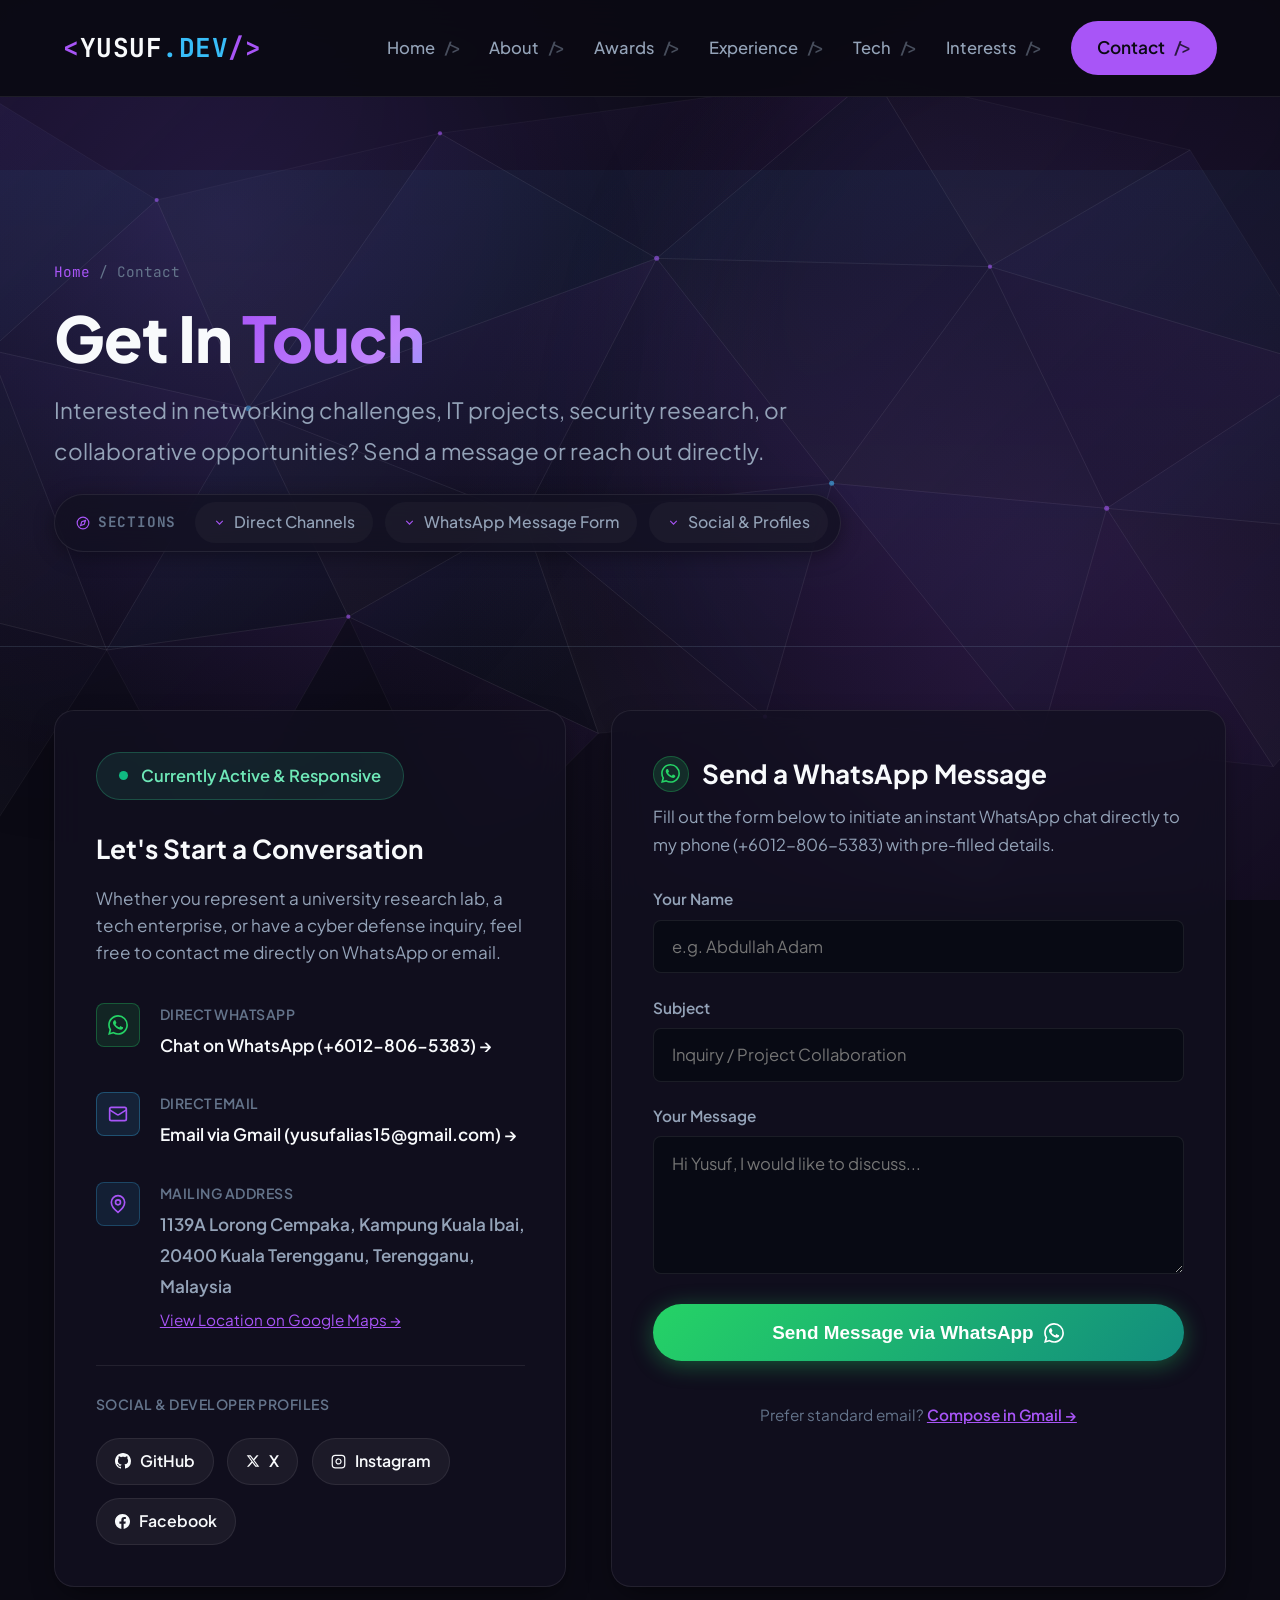
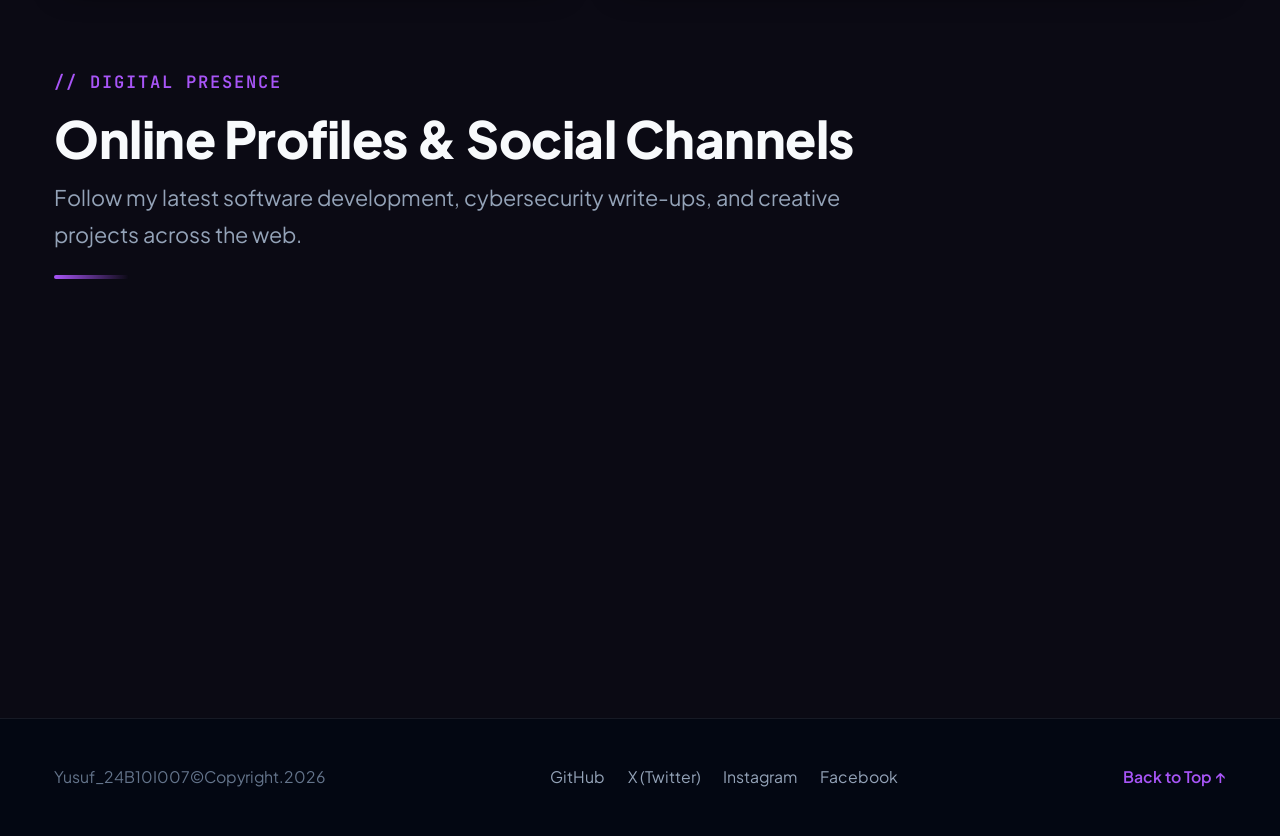
<file: contact.html>
<!DOCTYPE html>
<html lang="en">
<head>
  <meta charset="UTF-8">
  <meta name="viewport" content="width=device-width, initial-scale=1.0">
  <title>Contact & Inquiries | Muhammad Yusuf Bin Alias</title>
  <link rel="stylesheet" href="style.css">
  <link rel="preconnect" href="https://fonts.googleapis.com">
  <link rel="preconnect" href="https://fonts.gstatic.com" crossorigin>
  <link href="https://fonts.googleapis.com/css2?family=JetBrains+Mono:wght@400;600;700&family=Plus+Jakarta+Sans:wght@300;400;500;600;700;800&display=swap" rel="stylesheet">
</head>
<body id="top">

  <!-- Ambient Glow -->
  <div class="glow-orb orb-1"></div>
  <div class="glow-orb orb-2"></div>

  <!-- Navigation Bar -->
  <header class="navbar">
    <div class="nav-container">
      <a href="index.html" class="logo">
        <span class="logo-bracket">&lt;</span>YUSUF<span class="logo-accent">.DEV</span><span class="logo-bracket">/&gt;</span>
      </a>

      <!-- Pure CSS Mobile Menu Toggle -->
      <input type="checkbox" id="nav-toggle" class="nav-toggle" aria-label="Toggle navigation">
      <label for="nav-toggle" class="nav-toggle-label">
        <span class="hamburger"></span>
      </label>

      <nav class="nav-links">
        <a href="index.html">Home <span class="nav-tag">/&gt;</span></a>
        <a href="about.html">About <span class="nav-tag">/&gt;</span></a>
        <a href="awards.html">Awards <span class="nav-tag">/&gt;</span></a>
        <a href="experience.html">Experience <span class="nav-tag">/&gt;</span></a>
        <a href="technology.html">Tech <span class="nav-tag">/&gt;</span></a>
        <a href="interests.html">Interests <span class="nav-tag">/&gt;</span></a>
        <a href="contact.html" class="btn-nav active" style="background:var(--primary); color:var(--bg-dark);">Contact <span class="nav-tag" style="color:var(--bg-dark); opacity:0.8;">/&gt;</span></a>
      </nav>
    </div>
  </header>

  <!-- Page Header Banner -->
  <section class="page-header-section">
    <div class="container">
      <nav class="breadcrumb">
        <a href="index.html">Home</a>
        <span class="breadcrumb-sep">/</span>
        <span>Contact</span>
      </nav>
      <h1 class="page-banner-title">
        Get In <span class="text-gradient">Touch</span>
      </h1>
      <p class="page-banner-desc">
        Interested in networking challenges, IT projects, security research, or collaborative opportunities? Send a message or reach out directly.
      </p>

      <!-- Internal Hyperlink with Anchor Text (Requirement 4.v) -->
      <nav class="page-nav-bar" aria-label="Page Sections">
        <span class="nav-bar-label">
          <svg viewBox="0 0 24 24" fill="none" stroke="currentColor" stroke-width="2"><circle cx="12" cy="12" r="10"/><polygon points="16.24 7.76 14.12 14.12 7.76 16.24 9.88 9.88 16.24 7.76"/></svg>
          Sections
        </span>
        <a href="#contact-details" class="nav-pill-link">
          <svg viewBox="0 0 24 24" fill="none" stroke="currentColor" stroke-width="2"><polyline points="6 9 12 15 18 9"/></svg>
          Direct Channels
        </a>
        <a href="#message-form" class="nav-pill-link">
          <svg viewBox="0 0 24 24" fill="none" stroke="currentColor" stroke-width="2"><polyline points="6 9 12 15 18 9"/></svg>
          WhatsApp Message Form
        </a>
        <a href="#social-channels" class="nav-pill-link">
          <svg viewBox="0 0 24 24" fill="none" stroke="currentColor" stroke-width="2"><polyline points="6 9 12 15 18 9"/></svg>
          Social &amp; Profiles
        </a>
      </nav>
    </div>
  </section>

  <!-- Contact Grid Section -->
  <section class="section" style="padding-top: 0;">
    <div class="container">
      <div class="contact-grid">
        <!-- Direct Contact Details -->
        <div id="contact-details" class="contact-info-card glass-panel">
          <div class="status-badge" style="margin-bottom: 1.5rem;">
            <span class="pulse-dot"></span>
            <span>Currently Active &amp; Responsive</span>
          </div>
          <h3>Let's Start a Conversation</h3>
          <p>
            Whether you represent a university research lab, a tech enterprise, or have a cyber defense inquiry, feel free to contact me directly on WhatsApp or email.
          </p>

          <div class="contact-method">
            <div class="method-icon" style="color:#25D366; background:rgba(37, 211, 102, 0.12); border-color:rgba(37, 211, 102, 0.3);">
              <svg viewBox="0 0 24 24" fill="currentColor"><path d="M17.472 14.382c-.297-.149-1.758-.867-2.03-.967-.273-.099-.471-.148-.67.15-.197.297-.767.966-.94 1.164-.173.199-.347.223-.644.075-.297-.15-1.255-.463-2.39-1.475-.883-.788-1.48-1.761-1.653-2.059-.173-.297-.018-.458.13-.606.134-.133.298-.347.446-.52.149-.174.198-.298.298-.497.099-.198.05-.371-.025-.52-.075-.149-.669-1.612-.916-2.207-.242-.579-.487-.5-.669-.51-.173-.008-.371-.01-.57-.01-.198 0-.52.074-.792.372-.272.297-1.04 1.016-1.04 2.479 0 1.462 1.065 2.875 1.213 3.074.149.198 2.096 3.2 5.077 4.487.709.306 1.262.489 1.694.625.712.227 1.36.195 1.871.118.571-.085 1.758-.719 2.006-1.413.248-.694.248-1.289.173-1.413-.074-.124-.272-.198-.57-.347m-5.421 7.403h-.004a9.87 9.87 0 01-5.031-1.378l-.361-.214-3.741.982.998-3.648-.235-.374a9.86 9.86 0 01-1.51-5.26c.001-5.45 4.436-9.884 9.888-9.884 2.64 0 5.122 1.03 6.988 2.898a9.825 9.825 0 012.893 6.994c-.003 5.45-4.437 9.884-9.885 9.884m8.413-18.297A11.815 11.815 0 0012.05 0C5.495 0 .16 5.335.157 11.892c0 2.096.547 4.142 1.588 5.945L.057 24l6.305-1.654a11.882 11.882 0 005.683 1.448h.005c6.554 0 11.89-5.335 11.893-11.893a11.821 11.821 0 00-3.48-8.413Z"/></svg>
            </div>
            <div class="method-body">
              <span class="method-label">Direct WhatsApp</span>
              <!-- External Link with Anchor Text (Req 4.vi) -->
              <a href="https://wa.me/60128065383" target="_blank" rel="noopener noreferrer" class="method-link">Chat on WhatsApp (+6012-806-5383) &rarr;</a>
            </div>
          </div>

          <div class="contact-method">
            <div class="method-icon" style="color:var(--primary); background:rgba(56, 189, 248, 0.12); border-color:rgba(56, 189, 248, 0.3);">
              <svg viewBox="0 0 24 24" fill="none" stroke="currentColor" stroke-width="2"><rect width="20" height="16" x="2" y="4" rx="2"/><path d="m22 7-8.97 5.7a1.94 1.94 0 0 1-2.06 0L2 7"/></svg>
            </div>
            <div class="method-body">
              <span class="method-label">Direct Email</span>
              <!-- External Link with Anchor Text (Req 4.vi) - Opens Gmail Composer directly -->
              <a href="https://mail.google.com/mail/?view=cm&fs=1&to=yusufalias15@gmail.com&su=Portfolio+Inquiry+-+Muhammad+Yusuf" target="_blank" rel="noopener noreferrer" class="method-link">
                Email via Gmail (yusufalias15@gmail.com) &rarr;
              </a>
            </div>
          </div>

          <div class="contact-method">
            <div class="method-icon">
              <svg viewBox="0 0 24 24" fill="none" stroke="currentColor" stroke-width="2"><path d="M20 10c0 6-8 12-8 12s-8-6-8-12a8 8 0 0 1 16 0Z"/><circle cx="12" cy="10" r="3"/></svg>
            </div>
            <div class="method-body">
              <span class="method-label">Mailing Address</span>
              <span class="method-link static-text">
                1139A Lorong Cempaka, Kampung Kuala Ibai,<br>
                20400 Kuala Terengganu, Terengganu,<br>
                Malaysia
              </span>
              <br>
              <a href="https://maps.google.com/?q=Kuala+Ibai+Terengganu" target="_blank" rel="noopener noreferrer" style="color:var(--primary); font-size:0.85rem; text-decoration:underline; margin-top:0.3rem; display:inline-block;">
                View Location on Google Maps &rarr;
              </a>
            </div>
          </div>

          <!-- Social Quick Links Bar -->
          <div class="social-links-bar">
            <span class="method-label" style="width:100%; margin-bottom:0.4rem;">Social &amp; Developer Profiles</span>
            <a href="https://github.com/tinyLUPPA" target="_blank" rel="noopener noreferrer" class="social-pill-btn github" title="GitHub - @tinyLUPPA">
              <svg viewBox="0 0 24 24" width="16" height="16" fill="currentColor"><path d="M12 0C5.37 0 0 5.37 0 12c0 5.31 3.435 9.795 8.205 11.385.6.105.825-.255.825-.57 0-.285-.015-1.23-.015-2.235-3.015.555-3.795-.735-4.035-1.41-.135-.345-.72-1.41-1.23-1.695-.42-.225-1.02-.78-.015-.795.945-.015 1.62.87 1.845 1.23 1.08 1.815 2.805 1.305 3.495.99.105-.78.42-1.305.765-1.605-2.67-.3-5.46-1.335-5.46-5.925 0-1.305.465-2.385 1.23-3.225-.12-.3-.54-1.53.12-3.18 0 0 1.005-.315 3.3 1.23.96-.27 1.98-.405 3-.405s2.04.135 3 .405c2.295-1.56 3.3-1.23 3.3-1.23.66 1.65.24 2.88.12 3.18.765.84 1.23 1.905 1.23 3.225 0 4.605-2.805 5.625-5.475 5.925.435.375.81 1.095.81 2.22 0 1.605-.015 2.895-.015 3.3 0 .315.225.69.825.57A12.02 12.02 0 0024 12c0-6.63-5.37-12-12-12z"/></svg>
              <span>GitHub</span>
            </a>
            <a href="https://x.com/tinyLUPPA_" target="_blank" rel="noopener noreferrer" class="social-pill-btn twitter" title="X (Twitter) - @tinyLUPPA_">
              <svg viewBox="0 0 24 24" width="14" height="14" fill="currentColor"><path d="M18.244 2.25h3.308l-7.227 8.26 8.502 11.24H16.17l-5.214-6.817L4.99 21.75H1.68l7.73-8.835L1.254 2.25H8.08l4.713 6.231zm-1.161 17.52h1.833L7.084 4.126H5.117z"/></svg>
              <span>X</span>
            </a>
            <a href="https://www.instagram.com/tinyluppa" target="_blank" rel="noopener noreferrer" class="social-pill-btn instagram" title="Instagram - @tinyluppa">
              <svg viewBox="0 0 24 24" width="15" height="15" fill="none" stroke="currentColor" stroke-width="2"><rect width="20" height="20" x="2" y="2" rx="5" ry="5"/><path d="M16 11.37A4 4 0 1 1 12.63 8 4 4 0 0 1 16 11.37z"/><line x1="17.5" x2="17.51" y1="6.5" y2="6.5"/></svg>
              <span>Instagram</span>
            </a>
            <a href="https://www.facebook.com/share/1FAkYouaUz/" target="_blank" rel="noopener noreferrer" class="social-pill-btn facebook" title="Facebook Profile">
              <svg viewBox="0 0 24 24" width="15" height="15" fill="currentColor"><path d="M24 12.073c0-6.627-5.373-12-12-12s-12 5.373-12 12c0 5.99 4.388 10.954 10.125 11.854v-8.385H7.078v-3.47h3.047V9.43c0-3.007 1.792-4.669 4.533-4.669 1.312 0 2.686.235 2.686.235v2.953H15.83c-1.491 0-1.956.925-1.956 1.874v2.25h3.328l-.532 3.47h-2.796v8.385C19.612 23.027 24 18.062 24 12.073z"/></svg>
              <span>Facebook</span>
            </a>
          </div>
        </div>

        <!-- WhatsApp Contact Form Card -->
        <div id="message-form" class="contact-form-card glass-panel">
          <div style="display:flex; align-items:center; gap:0.75rem; margin-bottom:0.4rem;">
            <div style="width:36px; height:36px; border-radius:50%; background:rgba(37, 211, 102, 0.15); border:1px solid rgba(37, 211, 102, 0.3); display:flex; align-items:center; justify-content:center; color:#25D366; flex-shrink:0;">
              <svg viewBox="0 0 24 24" fill="currentColor" style="width:19px; height:19px;"><path d="M17.472 14.382c-.297-.149-1.758-.867-2.03-.967-.273-.099-.471-.148-.67.15-.197.297-.767.966-.94 1.164-.173.199-.347.223-.644.075-.297-.15-1.255-.463-2.39-1.475-.883-.788-1.48-1.761-1.653-2.059-.173-.297-.018-.458.13-.606.134-.133.298-.347.446-.52.149-.174.198-.298.298-.497.099-.198.05-.371-.025-.52-.075-.149-.669-1.612-.916-2.207-.242-.579-.487-.5-.669-.51-.173-.008-.371-.01-.57-.01-.198 0-.52.074-.792.372-.272.297-1.04 1.016-1.04 2.479 0 1.462 1.065 2.875 1.213 3.074.149.198 2.096 3.2 5.077 4.487.709.306 1.262.489 1.694.625.712.227 1.36.195 1.871.118.571-.085 1.758-.719 2.006-1.413.248-.694.248-1.289.173-1.413-.074-.124-.272-.198-.57-.347m-5.421 7.403h-.004a9.87 9.87 0 01-5.031-1.378l-.361-.214-3.741.982.998-3.648-.235-.374a9.86 9.86 0 01-1.51-5.26c.001-5.45 4.436-9.884 9.888-9.884 2.64 0 5.122 1.03 6.988 2.898a9.825 9.825 0 012.893 6.994c-.003 5.45-4.437 9.884-9.885 9.884m8.413-18.297A11.815 11.815 0 0012.05 0C5.495 0 .16 5.335.157 11.892c0 2.096.547 4.142 1.588 5.945L.057 24l6.305-1.654a11.882 11.882 0 005.683 1.448h.005c6.554 0 11.89-5.335 11.893-11.893a11.821 11.821 0 00-3.48-8.413Z"/></svg>
            </div>
            <h3 style="margin:0;">Send a WhatsApp Message</h3>
          </div>
          <p style="color:var(--text-muted); font-size:0.92rem; margin-bottom:1.5rem;">
            Fill out the form below to initiate an instant WhatsApp chat directly to my phone (+6012-806-5383) with pre-filled details.
          </p>
          <form class="contact-form" onsubmit="sendWhatsAppMessage(event)">
            <div class="form-group">
              <label for="name">Your Name</label>
              <input type="text" id="name" name="name" placeholder="e.g. Abdullah Adam" required>
            </div>
            <div class="form-group">
              <label for="subject">Subject</label>
              <input type="text" id="subject" name="subject" placeholder="Inquiry / Project Collaboration" required>
            </div>
            <div class="form-group">
              <label for="message">Your Message</label>
              <textarea id="message" name="message" rows="5" placeholder="Hi Yusuf, I would like to discuss..." required></textarea>
            </div>
            <button type="submit" class="btn btn-whatsapp btn-block">
              Send Message via WhatsApp
              <svg class="btn-icon" viewBox="0 0 24 24" fill="currentColor"><path d="M17.472 14.382c-.297-.149-1.758-.867-2.03-.967-.273-.099-.471-.148-.67.15-.197.297-.767.966-.94 1.164-.173.199-.347.223-.644.075-.297-.15-1.255-.463-2.39-1.475-.883-.788-1.48-1.761-1.653-2.059-.173-.297-.018-.458.13-.606.134-.133.298-.347.446-.52.149-.174.198-.298.298-.497.099-.198.05-.371-.025-.52-.075-.149-.669-1.612-.916-2.207-.242-.579-.487-.5-.669-.51-.173-.008-.371-.01-.57-.01-.198 0-.52.074-.792.372-.272.297-1.04 1.016-1.04 2.479 0 1.462 1.065 2.875 1.213 3.074.149.198 2.096 3.2 5.077 4.487.709.306 1.262.489 1.694.625.712.227 1.36.195 1.871.118.571-.085 1.758-.719 2.006-1.413.248-.694.248-1.289.173-1.413-.074-.124-.272-.198-.57-.347m-5.421 7.403h-.004a9.87 9.87 0 01-5.031-1.378l-.361-.214-3.741.982.998-3.648-.235-.374a9.86 9.86 0 01-1.51-5.26c.001-5.45 4.436-9.884 9.888-9.884 2.64 0 5.122 1.03 6.988 2.898a9.825 9.825 0 012.893 6.994c-.003 5.45-4.437 9.884-9.885 9.884m8.413-18.297A11.815 11.815 0 0012.05 0C5.495 0 .16 5.335.157 11.892c0 2.096.547 4.142 1.588 5.945L.057 24l6.305-1.654a11.882 11.882 0 005.683 1.448h.005c6.554 0 11.89-5.335 11.893-11.893a11.821 11.821 0 00-3.48-8.413Z"/></svg>
            </button>
            <p style="margin-top:1.1rem; text-align:center; font-size:0.85rem; color:var(--text-dim);">
              Prefer standard email? 
              <a href="https://mail.google.com/mail/?view=cm&fs=1&to=yusufalias15@gmail.com&su=Portfolio+Inquiry+-+Muhammad+Yusuf" target="_blank" rel="noopener noreferrer" style="color:var(--primary); text-decoration:underline; font-weight:600;">Compose in Gmail &rarr;</a>
            </p>
          </form>
        </div>
      </div>

      <!-- Social Media & Developer Showcase Section -->
      <div id="social-channels" style="margin-top: 4.5rem;">
        <div class="section-header" style="margin-bottom: 2rem;">
          <span class="section-tag">// DIGITAL PRESENCE</span>
          <h2 class="section-title">Online Profiles &amp; Social Channels</h2>
          <p class="section-subtitle">Follow my latest software development, cybersecurity write-ups, and creative projects across the web.</p>
          <div class="section-divider"></div>
        </div>

        <div class="social-showcase-grid">
          <!-- GitHub Card -->
          <a href="https://github.com/tinyLUPPA" target="_blank" rel="noopener noreferrer" class="glass-panel social-card tilt-card">
            <div>
              <div class="social-card-top">
                <div class="social-card-icon" style="color:#f0f6fc;">
                  <svg viewBox="0 0 24 24" width="22" height="22" fill="currentColor"><path d="M12 0C5.37 0 0 5.37 0 12c0 5.31 3.435 9.795 8.205 11.385.6.105.825-.255.825-.57 0-.285-.015-1.23-.015-2.235-3.015.555-3.795-.735-4.035-1.41-.135-.345-.72-1.41-1.23-1.695-.42-.225-1.02-.78-.015-.795.945-.015 1.62.87 1.845 1.23 1.08 1.815 2.805 1.305 3.495.99.105-.78.42-1.305.765-1.605-2.67-.3-5.46-1.335-5.46-5.925 0-1.305.465-2.385 1.23-3.225-.12-.3-.54-1.53.12-3.18 0 0 1.005-.315 3.3 1.23.96-.27 1.98-.405 3-.405s2.04.135 3 .405c2.295-1.56 3.3-1.23 3.3-1.23.66 1.65.24 2.88.12 3.18.765.84 1.23 1.905 1.23 3.225 0 4.605-2.805 5.625-5.475 5.925.435.375.81 1.095.81 2.22 0 1.605-.015 2.895-.015 3.3 0 .315.225.69.825.57A12.02 12.02 0 0024 12c0-6.63-5.37-12-12-12z"/></svg>
                </div>
                <span class="social-card-handle">@tinyLUPPA</span>
              </div>
              <h3 class="social-card-title">GitHub</h3>
              <p class="social-card-desc">Where tinyLUPPA builds software. Open source projects, CTF exploits, and automation tools.</p>
            </div>
            <span class="ext-btn" style="margin-top:1rem;">View Repositories &rarr;</span>
          </a>

          <!-- X / Twitter Card -->
          <a href="https://x.com/tinyLUPPA_" target="_blank" rel="noopener noreferrer" class="glass-panel social-card tilt-card">
            <div>
              <div class="social-card-top">
                <div class="social-card-icon" style="color:#38bdf8;">
                  <svg viewBox="0 0 24 24" width="20" height="20" fill="currentColor"><path d="M18.244 2.25h3.308l-7.227 8.26 8.502 11.24H16.17l-5.214-6.817L4.99 21.75H1.68l7.73-8.835L1.254 2.25H8.08l4.713 6.231zm-1.161 17.52h1.833L7.084 4.126H5.117z"/></svg>
                </div>
                <span class="social-card-handle">@tinyLUPPA_</span>
              </div>
              <h3 class="social-card-title">X (Twitter)</h3>
              <p class="social-card-desc">YUSUF Necros on X. Cybersecurity commentary, tech discoveries, and community networking.</p>
            </div>
            <span class="ext-btn" style="margin-top:1rem;">Follow on X &rarr;</span>
          </a>

          <!-- Instagram Card -->
          <a href="https://www.instagram.com/tinyluppa" target="_blank" rel="noopener noreferrer" class="glass-panel social-card tilt-card">
            <div>
              <div class="social-card-top">
                <div class="social-card-icon" style="color:#ec4899;">
                  <svg viewBox="0 0 24 24" width="22" height="22" fill="none" stroke="currentColor" stroke-width="2"><rect width="20" height="20" x="2" y="2" rx="5" ry="5"/><path d="M16 11.37A4 4 0 1 1 12.63 8 4 4 0 0 1 16 11.37z"/><line x1="17.5" x2="17.51" y1="6.5" y2="6.5"/></svg>
                </div>
                <span class="social-card-handle">@tinyluppa</span>
              </div>
              <h3 class="social-card-title">Instagram</h3>
              <p class="social-card-desc">Visual stories, lifestyle photography, university moments, and creative hobbies.</p>
            </div>
            <span class="ext-btn" style="margin-top:1rem;">View Instagram &rarr;</span>
          </a>

          <!-- Facebook Card -->
          <a href="https://www.facebook.com/share/1FAkYouaUz/" target="_blank" rel="noopener noreferrer" class="glass-panel social-card tilt-card">
            <div>
              <div class="social-card-top">
                <div class="social-card-icon" style="color:#60a5fa;">
                  <svg viewBox="0 0 24 24" width="22" height="22" fill="currentColor"><path d="M24 12.073c0-6.627-5.373-12-12-12s-12 5.373-12 12c0 5.99 4.388 10.954 10.125 11.854v-8.385H7.078v-3.47h3.047V9.43c0-3.007 1.792-4.669 4.533-4.669 1.312 0 2.686.235 2.686.235v2.953H15.83c-1.491 0-1.956.925-1.956 1.874v2.25h3.328l-.532 3.47h-2.796v8.385C19.612 23.027 24 18.062 24 12.073z"/></svg>
                </div>
                <span class="social-card-handle">Yusuf Alias</span>
              </div>
              <h3 class="social-card-title">Facebook</h3>
              <p class="social-card-desc">Personal social network, UCTATI campus connections, and long-form community updates.</p>
            </div>
            <span class="ext-btn" style="margin-top:1rem;">Connect on Facebook &rarr;</span>
          </a>
        </div>
      </div>
    </div>
  </section>

  <!-- Footer with Exact Requirement 12 Format -->
  <footer class="footer">
    <div class="container footer-content">
      <p>Yusuf_24B10I007©Copyright.2026</p>
      <div class="footer-social-links">
        <a href="https://github.com/tinyLUPPA" target="_blank" rel="noopener noreferrer">GitHub</a>
        <a href="https://x.com/tinyLUPPA_" target="_blank" rel="noopener noreferrer">X (Twitter)</a>
        <a href="https://www.instagram.com/tinyluppa" target="_blank" rel="noopener noreferrer">Instagram</a>
        <a href="https://www.facebook.com/share/1FAkYouaUz/" target="_blank" rel="noopener noreferrer">Facebook</a>
      </div>
      <div class="footer-links">
        <a href="#top" class="jump-link">Back to Top ↑</a>
      </div>
    </div>
  </footer>

  <!-- Yasio.dev Trailing Mouse Cursor Script -->
  <script src="cursor.js"></script>

  <!-- WhatsApp Form Submission Handler -->
  <script>
    function sendWhatsAppMessage(event) {
      event.preventDefault();
      var name = document.getElementById('name').value.trim();
      var subject = document.getElementById('subject').value.trim();
      var message = document.getElementById('message').value.trim();

      var formatted = "Hello Muhammad Yusuf,\n\n" +
        "Name: " + name + "\n" +
        "Subject: " + subject + "\n\n" +
        "Message:\n" + message;

      var waUrl = "https://wa.me/60128065383?text=" + encodeURIComponent(formatted);
      window.open(waUrl, "_blank");
    }
  </script>
</body>
</html>
</file>
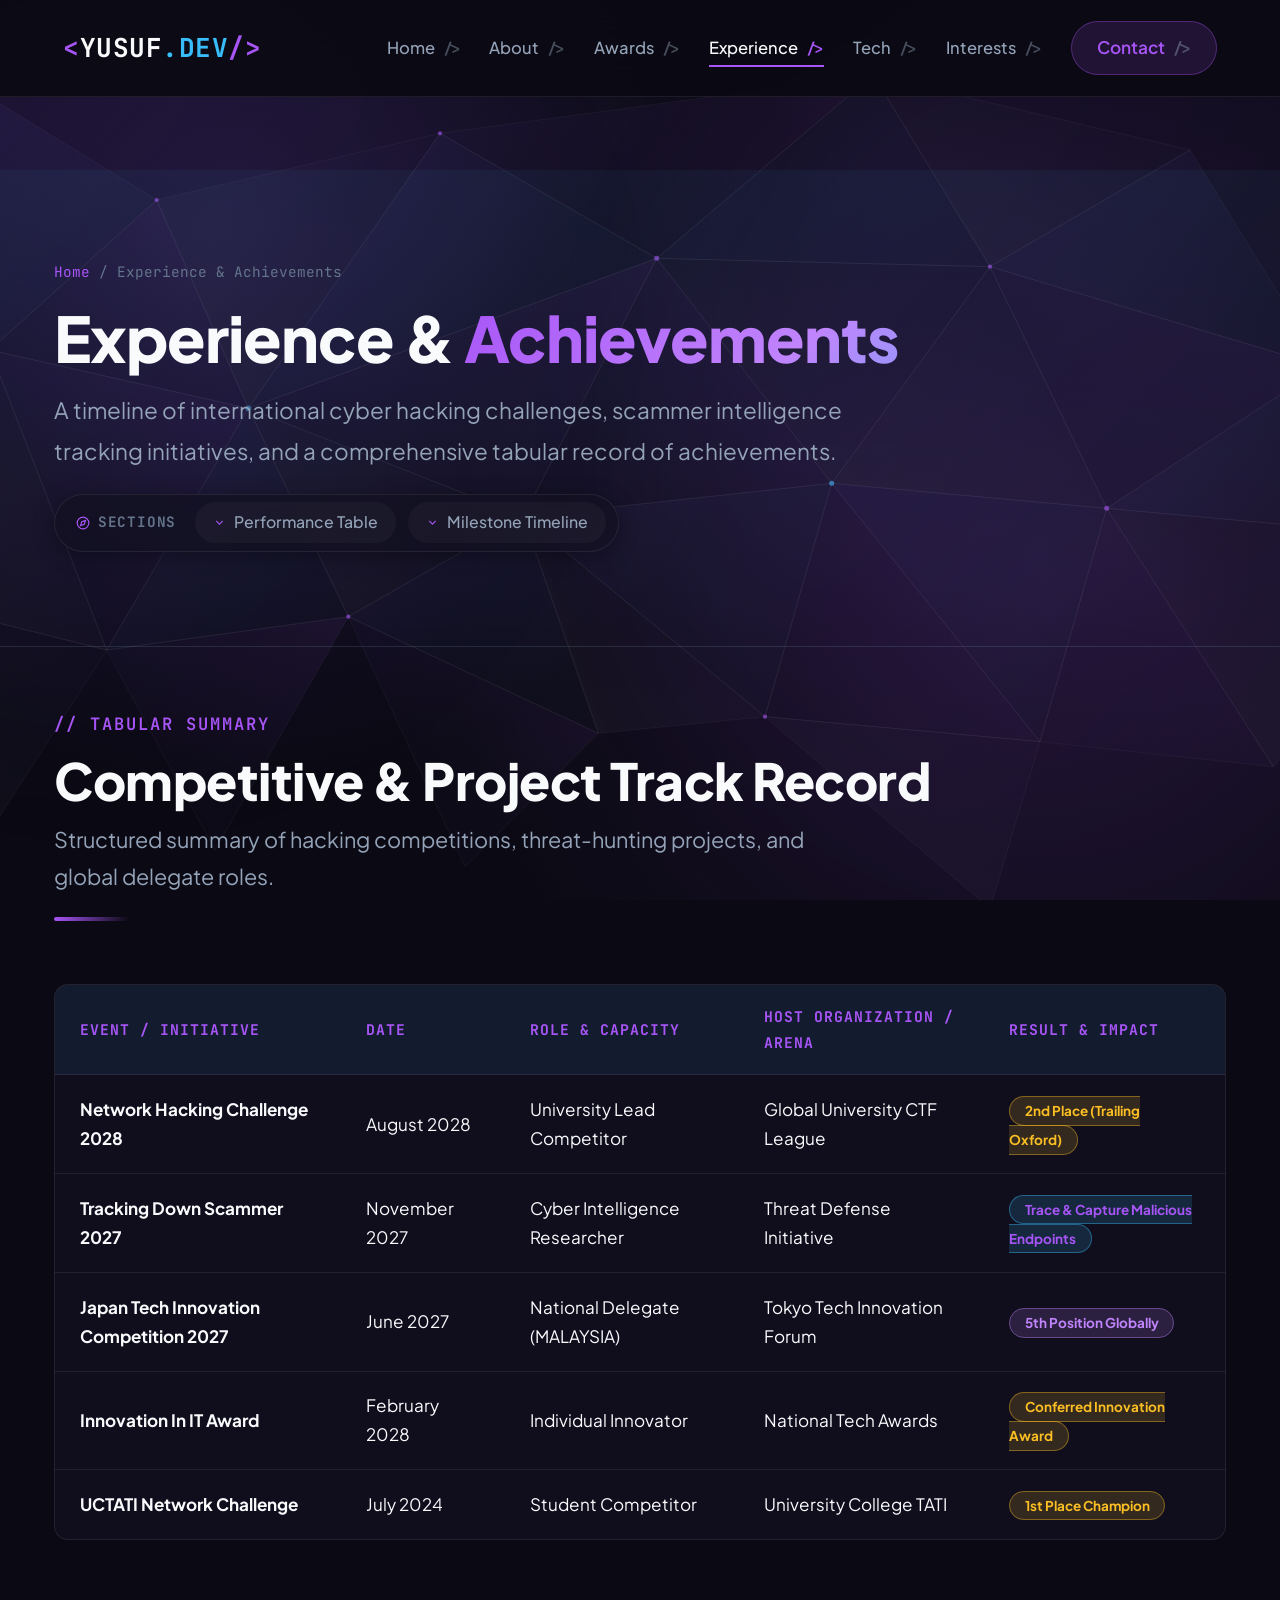
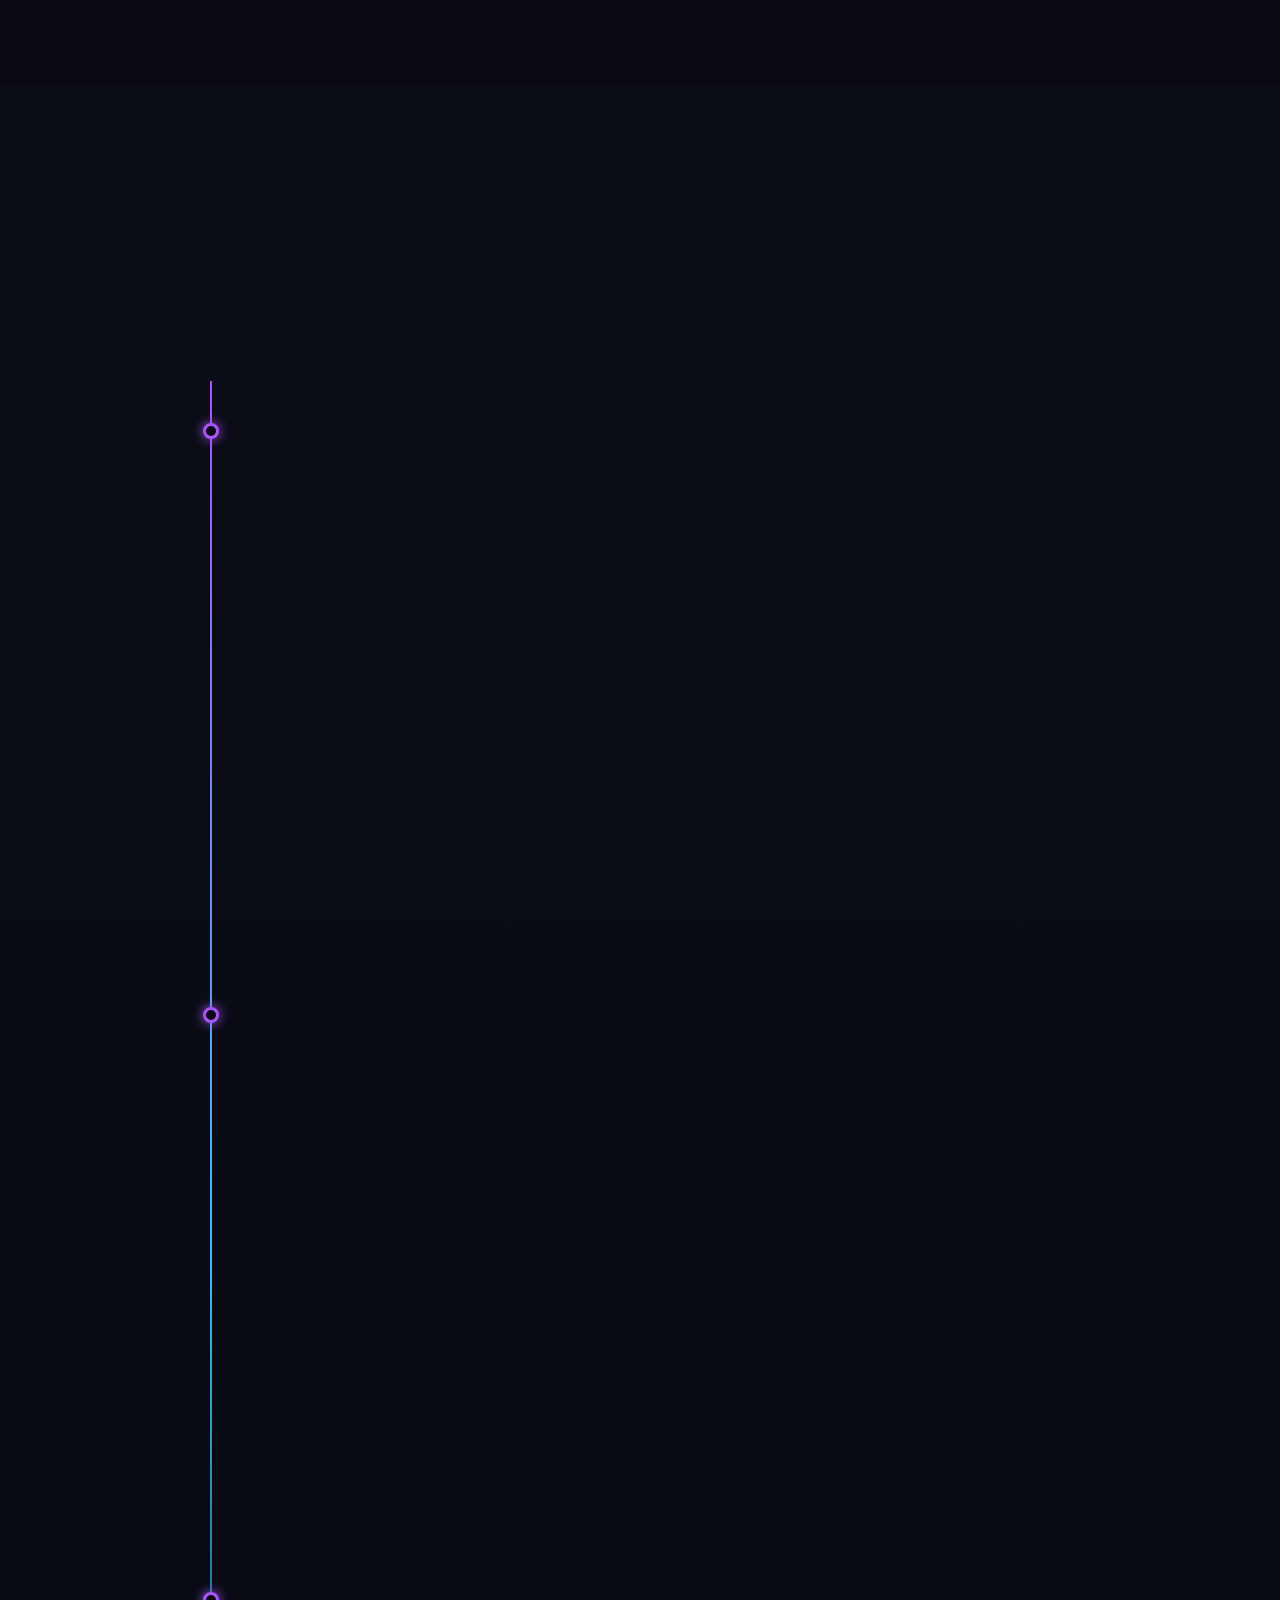
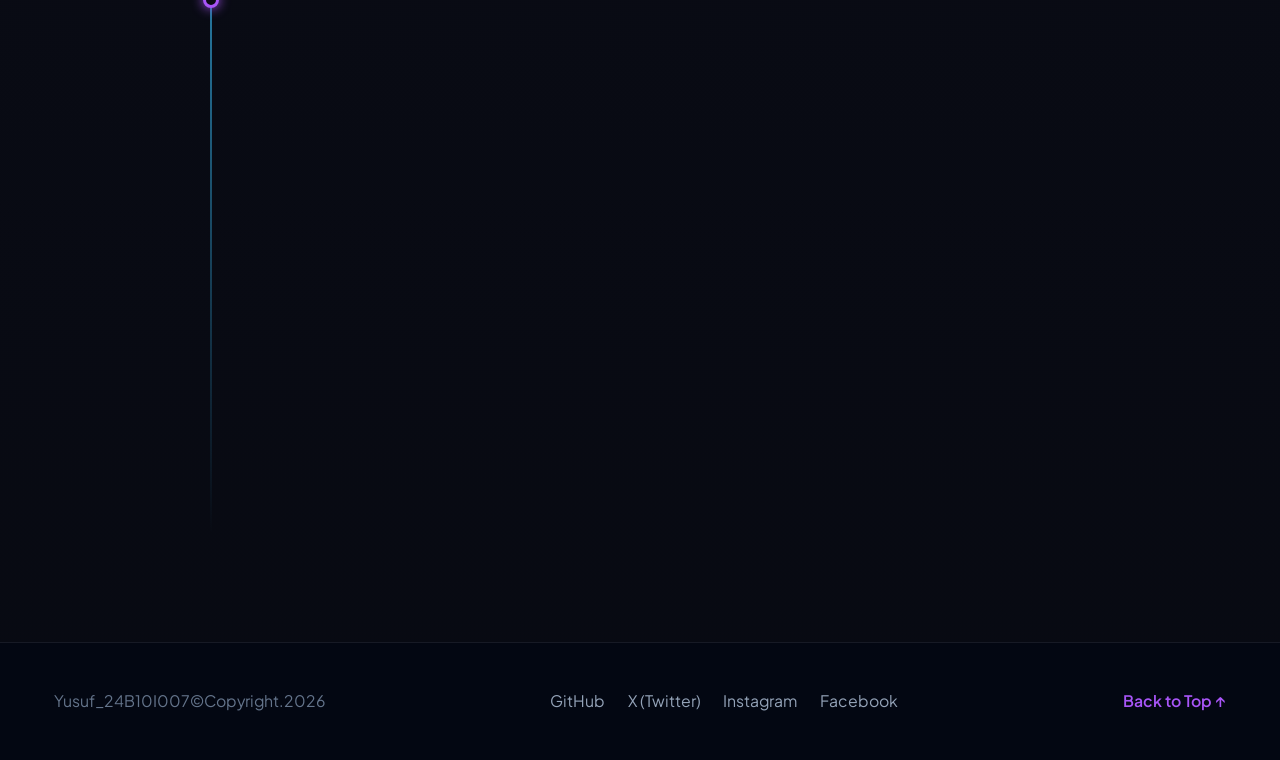
<file: experience.html>
﻿<!DOCTYPE html>
<html lang="en">
<head>
  <meta charset="UTF-8">
  <meta name="viewport" content="width=device-width, initial-scale=1.0">
  <title>Experience & Achievements | Muhammad Yusuf Bin Alias</title>
  <link rel="stylesheet" href="style.css">
  <link rel="preconnect" href="https://fonts.googleapis.com">
  <link rel="preconnect" href="https://fonts.gstatic.com" crossorigin>
  <link href="https://fonts.googleapis.com/css2?family=JetBrains+Mono:wght@400;600;700&family=Plus+Jakarta+Sans:wght@300;400;500;600;700;800&display=swap" rel="stylesheet">
</head>
<body id="top">

  <!-- Ambient Glow -->
  <div class="glow-orb orb-1"></div>
  <div class="glow-orb orb-2"></div>

  <!-- Navigation Bar -->
  <header class="navbar">
    <div class="nav-container">
      <a href="index.html" class="logo">
        <span class="logo-bracket">&lt;</span>YUSUF<span class="logo-accent">.DEV</span><span class="logo-bracket">/&gt;</span>
      </a>

      <!-- Pure CSS Mobile Menu Toggle -->
      <input type="checkbox" id="nav-toggle" class="nav-toggle" aria-label="Toggle navigation">
      <label for="nav-toggle" class="nav-toggle-label">
        <span class="hamburger"></span>
      </label>

      <nav class="nav-links">
        <a href="index.html">Home <span class="nav-tag">/&gt;</span></a>
        <a href="about.html">About <span class="nav-tag">/&gt;</span></a>
        <a href="awards.html">Awards <span class="nav-tag">/&gt;</span></a>
        <a href="experience.html" class="active">Experience <span class="nav-tag">/&gt;</span></a>
        <a href="technology.html">Tech <span class="nav-tag">/&gt;</span></a>
        <a href="interests.html">Interests <span class="nav-tag">/&gt;</span></a>
        <a href="contact.html" class="btn-nav">Contact <span class="nav-tag" >/&gt;</span></a>
      </nav>
    </div>
  </header>

  <!-- Page Header Banner -->
  <section class="page-header-section">
    <div class="container">
      <nav class="breadcrumb">
        <a href="index.html">Home</a>
        <span class="breadcrumb-sep">/</span>
        <span>Experience &amp; Achievements</span>
      </nav>
      <h1 class="page-banner-title">
        Experience &amp; <span class="text-gradient">Achievements</span>
      </h1>
      <p class="page-banner-desc">
        A timeline of international cyber hacking challenges, scammer intelligence tracking initiatives, and a comprehensive tabular record of achievements.
      </p>

      <!-- Internal Hyperlink with Anchor Text (Requirement 4.v) -->
      <nav class="page-nav-bar" aria-label="Page Sections">
        <span class="nav-bar-label">
          <svg viewBox="0 0 24 24" fill="none" stroke="currentColor" stroke-width="2"><circle cx="12" cy="12" r="10"/><polygon points="16.24 7.76 14.12 14.12 7.76 16.24 9.88 9.88 16.24 7.76"/></svg>
          Sections
        </span>
        <a href="#summary-table-section" class="nav-pill-link">
          <svg viewBox="0 0 24 24" fill="none" stroke="currentColor" stroke-width="2"><polyline points="6 9 12 15 18 9"/></svg>
            Performance Table
        </a>
        <a href="#timeline-section" class="nav-pill-link">
          <svg viewBox="0 0 24 24" fill="none" stroke="currentColor" stroke-width="2"><polyline points="6 9 12 15 18 9"/></svg>
          Milestone Timeline
        </a>
      </nav>
    </div>
  </section>

  <!-- Semantic HTML Table Section (Strictly fulfills Requirement 4.iv) -->
  <section id="summary-table-section" class="section" style="padding-top: 0;">
    <div class="container">
      <div class="section-header">
        <span class="section-tag">// TABULAR SUMMARY</span>
        <h2 class="section-title">Competitive &amp; Project Track Record</h2>
        <p class="section-subtitle">Structured summary of hacking competitions, threat-hunting projects, and global delegate roles.</p>
        <div class="section-divider"></div>
      </div>

      <div class="table-wrapper">
        <table class="custom-table">
          <thead>
            <tr>
              <th>Event / Initiative</th>
              <th>Date</th>
              <th>Role &amp; Capacity</th>
              <th>Host Organization / Arena</th>
              <th>Result &amp; Impact</th>
            </tr>
          </thead>
          <tbody>
            <tr>
              <td><strong>Network Hacking Challenge 2028</strong></td>
              <td>August 2028</td>
              <td>University Lead Competitor</td>
              <td>Global University CTF League</td>
              <td><span class="rank-badge gold">2nd Place (Trailing Oxford)</span></td>
            </tr>
            <tr>
              <td><strong>Tracking Down Scammer 2027</strong></td>
              <td>November 2027</td>
              <td>Cyber Intelligence Researcher</td>
              <td>Threat Defense Initiative</td>
              <td><span class="rank-badge blue">Trace &amp; Capture Malicious Endpoints</span></td>
            </tr>
            <tr>
              <td><strong>Japan Tech Innovation Competition 2027</strong></td>
              <td>June 2027</td>
              <td>National Delegate (MALAYSIA)</td>
              <td>Tokyo Tech Innovation Forum</td>
              <td><span class="rank-badge purple">5th Position Globally</span></td>
            </tr>
            <tr>
              <td><strong>Innovation In IT Award</strong></td>
              <td>February 2028</td>
              <td>Individual Innovator</td>
              <td>National Tech Awards</td>
              <td><span class="rank-badge gold">Conferred Innovation Award</span></td>
            </tr>
            <tr>
              <td><strong>UCTATI Network Challenge</strong></td>
              <td>July 2024</td>
              <td>Student Competitor</td>
              <td>University College TATI</td>
              <td><span class="rank-badge gold">1st Place Champion</span></td>
            </tr>
          </tbody>
        </table>
      </div>
    </div>
  </section>

  <!-- Experience Timeline Section -->
  <section id="timeline-section" class="section bg-tint">
    <div class="container">
      <div class="section-header">
        <span class="section-tag">// DETAILED NARRATIVE</span>
        <h2 class="section-title">Milestone Breakdown</h2>
        <div class="section-divider"></div>
      </div>

      <div class="timeline">
        <!-- Milestone 1 -->
        <div class="timeline-item">
          <div class="timeline-marker"></div>
          <div class="timeline-content glass-panel">
            <div class="timeline-header">
              <span class="timeline-date">August 2028</span>
              <span class="rank-badge gold">2nd Place Globally</span>
            </div>
            <h3 class="timeline-title">Network Hacking Challenge 2028</h3>
            <h4 class="timeline-org">Representing University College TATI (UCTATI) • Worldwide Contest</h4>
            <p class="timeline-body">
              In 2028, I proudly represented my university, UCTATI, in the prestigious worldwide Network Challenge, competing against premier universities from across the globe. I successfully spearheaded complex penetration tasks, packet inspection, and defense strategies to secure <strong>2nd place worldwide</strong>, narrowly losing to the esteemed 
              <!-- External Link with Anchor Text (Req 4.vi) -->
              <a href="https://www.cs.ox.ac.uk" target="_blank" rel="noopener noreferrer" style="color:var(--primary); text-decoration:underline;">Oxford University Department of Computer Science</a>.
            </p>
            <div class="timeline-skills">
              <span>Network Penetration</span>
              <span>Defense Strategy</span>
              <span>Protocol Analysis</span>
              <span>CTF Tactics</span>
              <span>Global Leaderboard</span>
            </div>
          </div>
        </div>

        <!-- Milestone 2 -->
        <div class="timeline-item">
          <div class="timeline-marker"></div>
          <div class="timeline-content glass-panel">
            <div class="timeline-header">
              <span class="timeline-date">November 2027</span>
              <span class="rank-badge blue">Anti-Fraud Initiative</span>
            </div>
            <h3 class="timeline-title">Tracking Down Scammer 2027</h3>
            <h4 class="timeline-org">Threat Intelligence &amp; Global Cyber Defense Project</h4>
            <p class="timeline-body">
              I dedicated myself to combating online scams by engineering innovative tools to identify and prevent fraudulent activities. Developed active tracking and telemetry mechanisms that helped trace scam syndicates, dissect phishing funnels, and capture their addresses and server endpoints to protect users worldwide.
            </p>
            <div class="timeline-skills">
              <span>OSINT &amp; Threat Intel</span>
              <span>Endpoint Geolocation</span>
              <span>Scam Pattern Detection</span>
              <span>Cyber Threat Neutralization</span>
            </div>
          </div>
        </div>

        <!-- Milestone 3 -->
        <div class="timeline-item">
          <div class="timeline-marker"></div>
          <div class="timeline-content glass-panel">
            <div class="timeline-header">
              <span class="timeline-date">June 2027</span>
              <span class="rank-badge purple">5th Position Worldwide</span>
            </div>
            <h3 class="timeline-title">Japan Tech Innovation Competition 2027</h3>
            <h4 class="timeline-org">National Delegate representing MALAYSIA • International Stage</h4>
            <p class="timeline-body">
              I participated in the Japan Tech Innovation Competition 2027, where I proudly represented my country (MALAYSIA). Competing against exceptionally talented participants from around the world, I presented cutting-edge technological solutions and secured the <strong>5th position</strong> with my innovative system designs.
            </p>
            <div class="timeline-skills">
              <span>System Prototyping</span>
              <span>National Representative</span>
              <span>Tech Innovation</span>
              <span>International Presentation</span>
            </div>
          </div>
        </div>
      </div>
    </div>
  </section>

  <!-- Footer with Exact Requirement 12 Format -->
  <footer class="footer">
    <div class="container footer-content">
      <p>Yusuf_24B10I007©Copyright.2026</p>
      <div class="footer-social-links">
        <a href="https://github.com/tinyLUPPA" target="_blank" rel="noopener noreferrer">GitHub</a>
        <a href="https://x.com/tinyLUPPA_" target="_blank" rel="noopener noreferrer">X (Twitter)</a>
        <a href="https://www.instagram.com/tinyluppa" target="_blank" rel="noopener noreferrer">Instagram</a>
        <a href="https://www.facebook.com/share/1FAkYouaUz/" target="_blank" rel="noopener noreferrer">Facebook</a>
      </div>
      <div class="footer-links">
        <a href="#top" class="jump-link">Back to Top ↑</a>
      </div>
    </div>
  </footer>

  <!-- Yasio.dev Trailing Mouse Cursor Script -->
  <script src="cursor.js"></script>
</body>
</html>
</file>
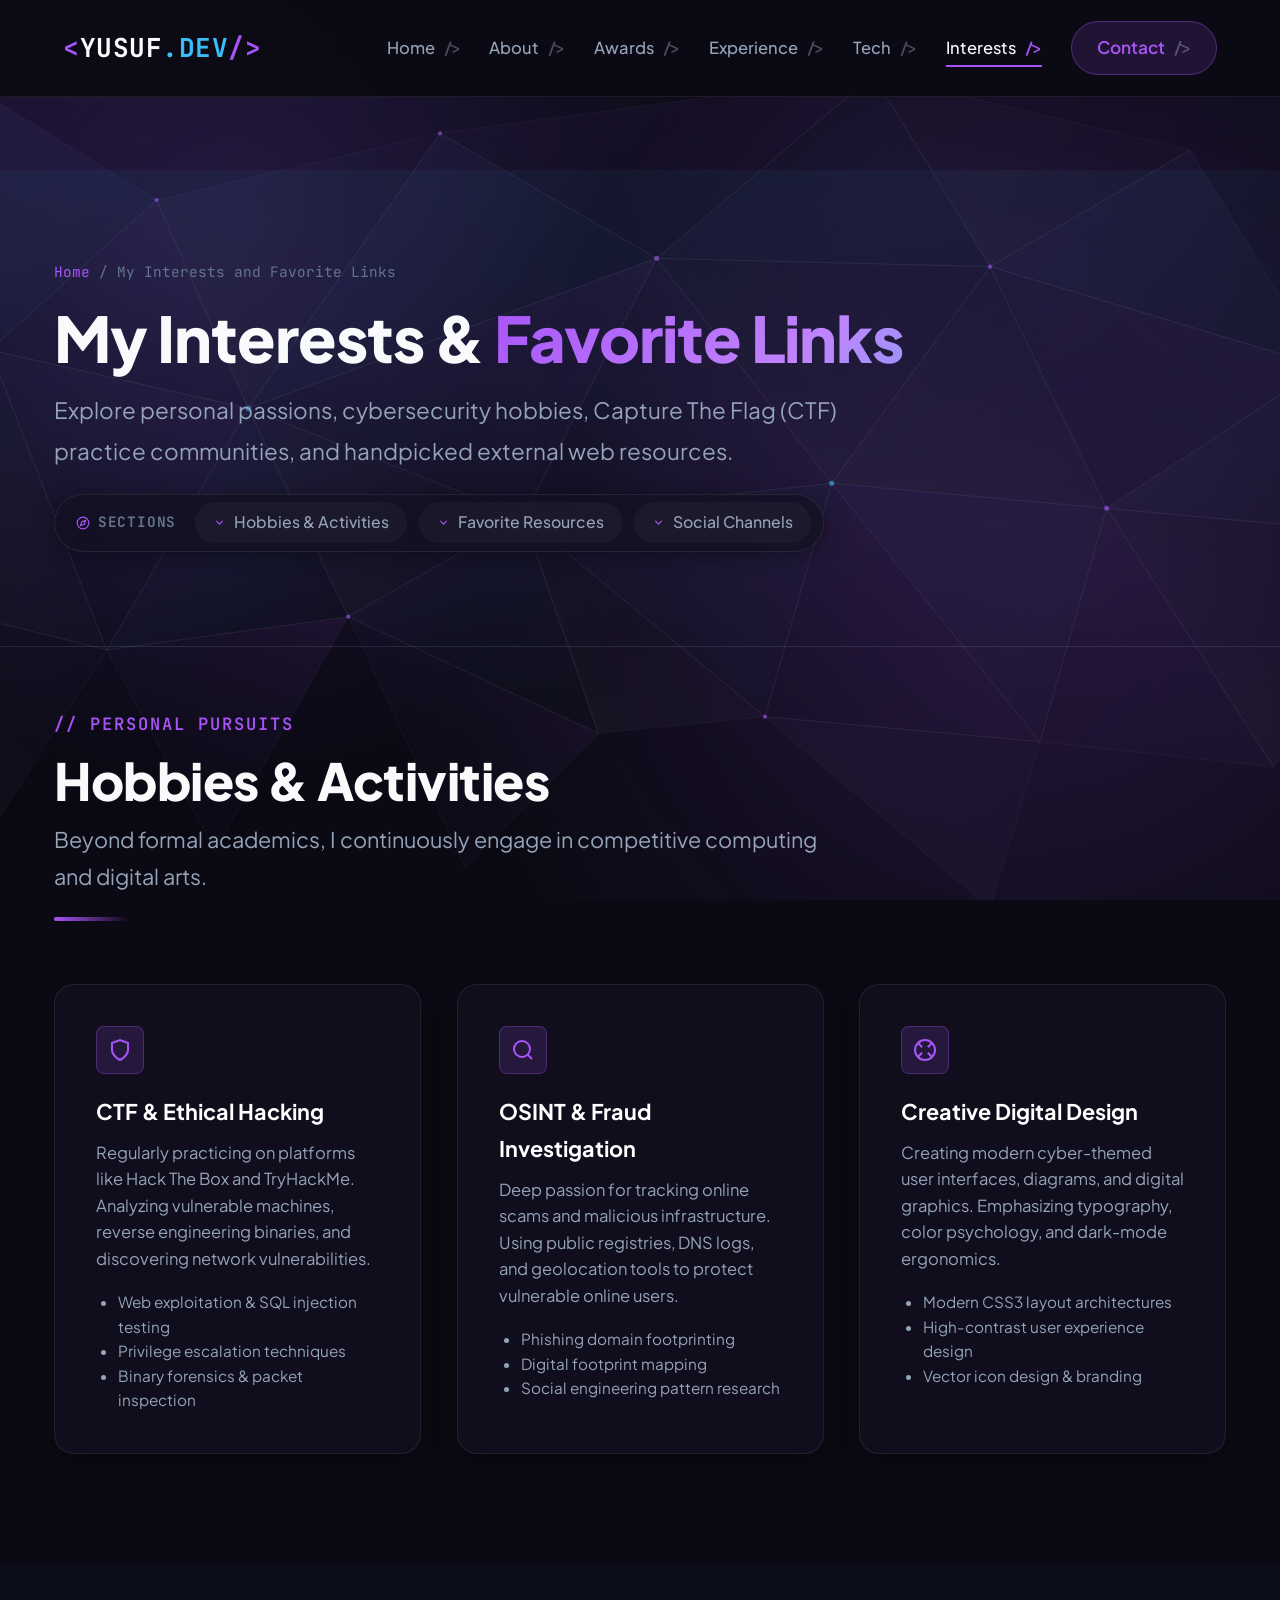
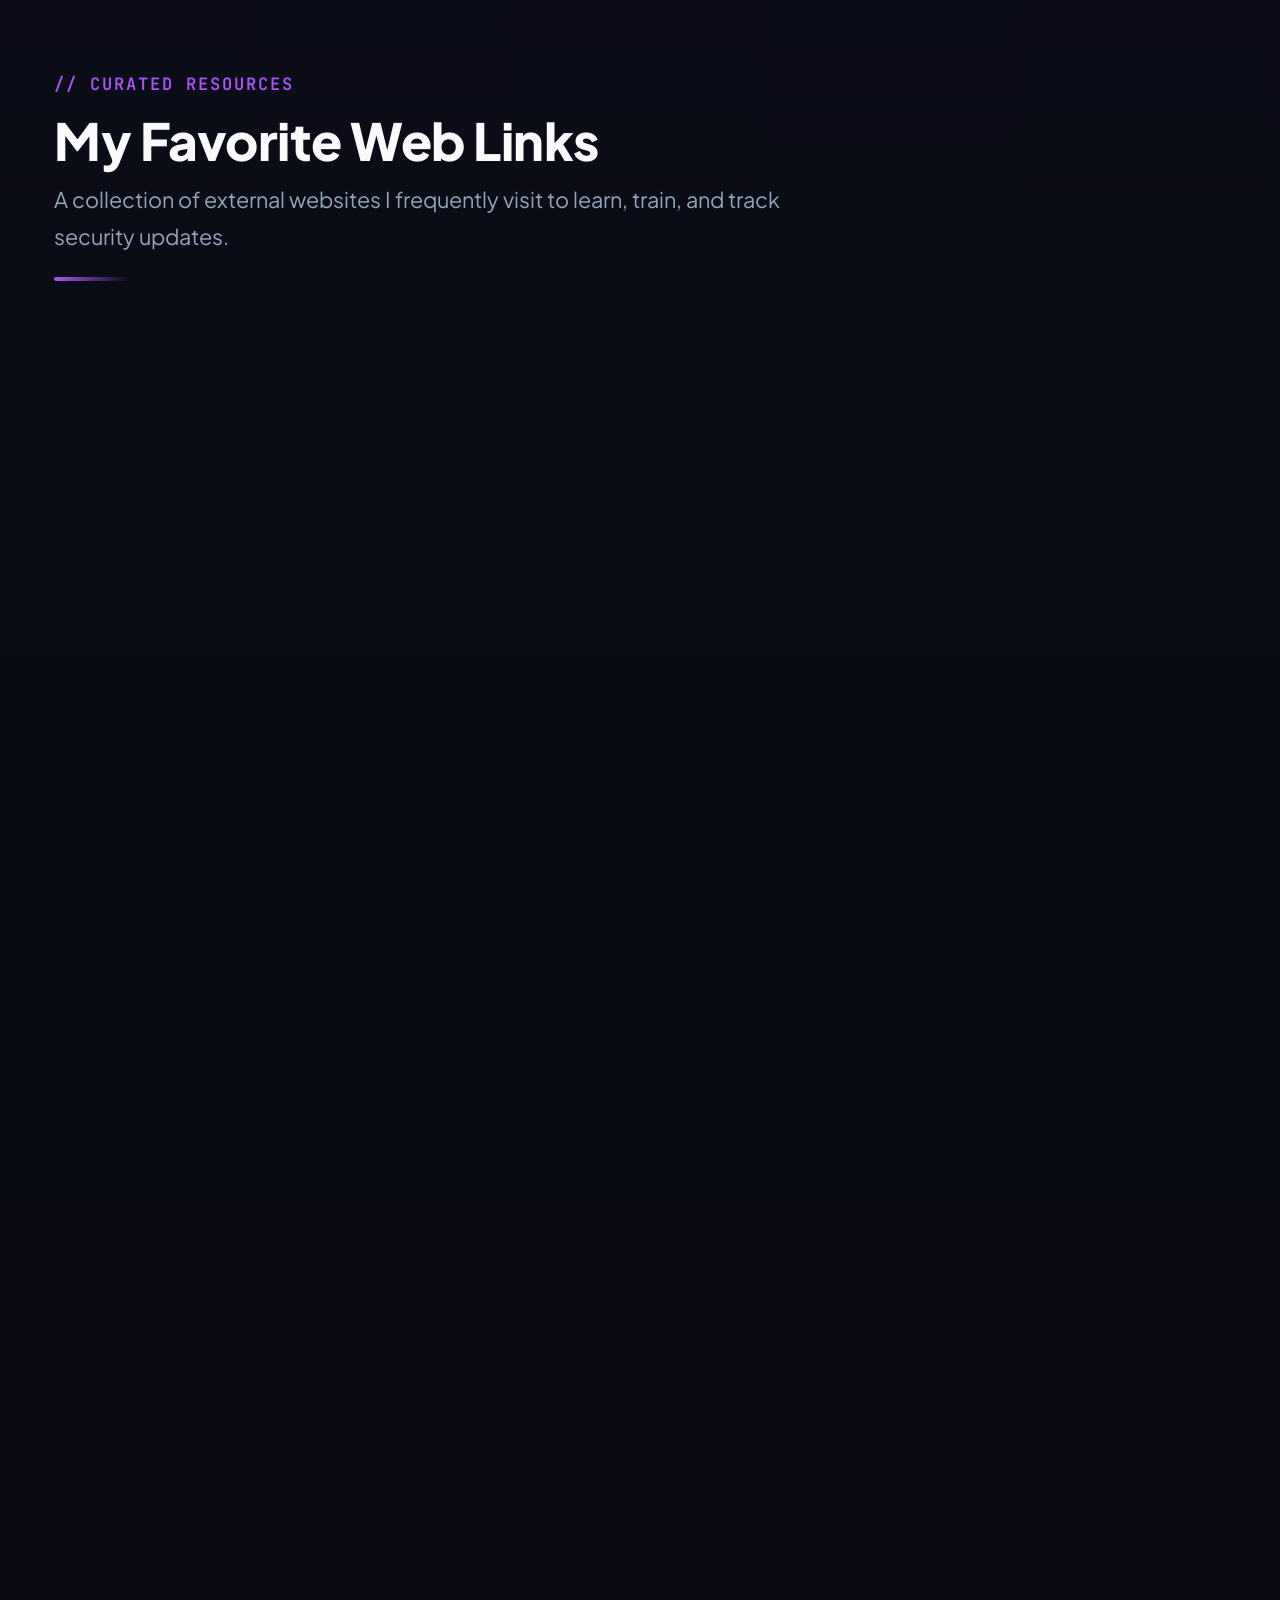
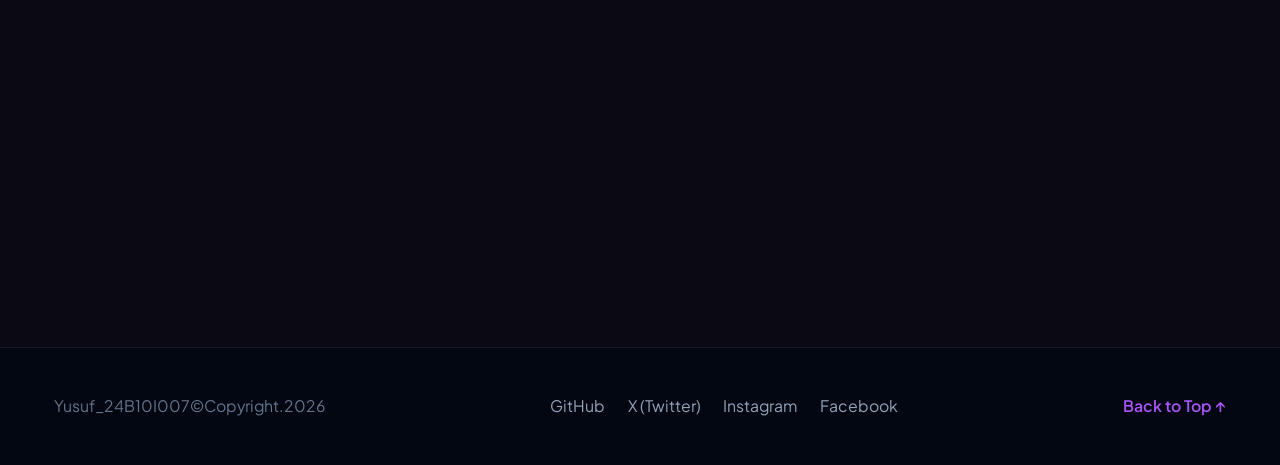
<file: interests.html>
﻿<!DOCTYPE html>
<html lang="en">
<head>
  <meta charset="UTF-8">
  <meta name="viewport" content="width=device-width, initial-scale=1.0">
  <!-- Title strictly fulfills Assignment Requirement 9 -->
  <title>My Interests and Favorite Links | Muhammad Yusuf Bin Alias</title>
  <link rel="stylesheet" href="style.css">
  <link rel="preconnect" href="https://fonts.googleapis.com">
  <link rel="preconnect" href="https://fonts.gstatic.com" crossorigin>
  <link href="https://fonts.googleapis.com/css2?family=JetBrains+Mono:wght@400;600;700&family=Plus+Jakarta+Sans:wght@300;400;500;600;700;800&display=swap" rel="stylesheet">
</head>
<body id="top">

  <!-- Ambient Glow -->
  <div class="glow-orb orb-1"></div>
  <div class="glow-orb orb-2"></div>

  <!-- Navigation Bar -->
  <header class="navbar">
    <div class="nav-container">
      <a href="index.html" class="logo">
        <span class="logo-bracket">&lt;</span>YUSUF<span class="logo-accent">.DEV</span><span class="logo-bracket">/&gt;</span>
      </a>

      <!-- Pure CSS Mobile Menu Toggle -->
      <input type="checkbox" id="nav-toggle" class="nav-toggle" aria-label="Toggle navigation">
      <label for="nav-toggle" class="nav-toggle-label">
        <span class="hamburger"></span>
      </label>

      <nav class="nav-links">
        <a href="index.html">Home <span class="nav-tag">/&gt;</span></a>
        <a href="about.html">About <span class="nav-tag">/&gt;</span></a>
        <a href="awards.html">Awards <span class="nav-tag">/&gt;</span></a>
        <a href="experience.html">Experience <span class="nav-tag">/&gt;</span></a>
        <a href="technology.html">Tech <span class="nav-tag">/&gt;</span></a>
        <a href="interests.html" class="active">Interests <span class="nav-tag">/&gt;</span></a>
        <a href="contact.html" class="btn-nav">Contact <span class="nav-tag" >/&gt;</span></a>
      </nav>
    </div>
  </header>

  <!-- Page Header Banner -->
  <section class="page-header-section">
    <div class="container">
      <nav class="breadcrumb">
        <a href="index.html">Home</a>
        <span class="breadcrumb-sep">/</span>
        <span>My Interests and Favorite Links</span>
      </nav>
      <h1 class="page-banner-title">
        My Interests &amp; <span class="text-gradient">Favorite Links</span>
      </h1>
      <p class="page-banner-desc">
        Explore personal passions, cybersecurity hobbies, Capture The Flag (CTF) practice communities, and handpicked external web resources.
      </p>

      <!-- Internal Hyperlink with Anchor Text (Requirement 4.v) -->
      <nav class="page-nav-bar" aria-label="Page Sections">
        <span class="nav-bar-label">
          <svg viewBox="0 0 24 24" fill="none" stroke="currentColor" stroke-width="2"><circle cx="12" cy="12" r="10"/><polygon points="16.24 7.76 14.12 14.12 7.76 16.24 9.88 9.88 16.24 7.76"/></svg>
          Sections
        </span>
        <a href="#hobbies-overview" class="nav-pill-link">
          <svg viewBox="0 0 24 24" fill="none" stroke="currentColor" stroke-width="2"><polyline points="6 9 12 15 18 9"/></svg>
          Hobbies &amp; Activities
        </a>
        <a href="#favorite-links" class="nav-pill-link">
          <svg viewBox="0 0 24 24" fill="none" stroke="currentColor" stroke-width="2"><polyline points="6 9 12 15 18 9"/></svg>
          Favorite Resources
        </a>
        <a href="#social-footprint" class="nav-pill-link">
          <svg viewBox="0 0 24 24" fill="none" stroke="currentColor" stroke-width="2"><polyline points="6 9 12 15 18 9"/></svg>
          Social Channels
        </a>
      </nav>
    </div>
  </section>

  <!-- Hobbies & Personal Interests Section (Requirement 9) -->
  <section id="hobbies-overview" class="section" style="padding-top: 0;">
    <div class="container">
      <div class="section-header">
        <span class="section-tag">// PERSONAL PURSUITS</span>
        <h2 class="section-title">Hobbies &amp; Activities</h2>
        <p class="section-subtitle">Beyond formal academics, I continuously engage in competitive computing and digital arts.</p>
        <div class="section-divider"></div>
      </div>

      <div class="skills-grid">
        <!-- Hobby 1 -->
        <div class="glass-panel">
          <div class="pillar-icon">
            <svg viewBox="0 0 24 24" fill="none" stroke="currentColor" stroke-width="2"><path d="M12 22s8-4 8-10V5l-8-3-8 3v7c0 6 8 10 8 10z"/></svg>
          </div>
          <h3 style="font-size:1.2rem; margin-bottom:0.5rem; color:#fff;">CTF &amp; Ethical Hacking</h3>
          <p style="color:var(--text-muted); font-size:0.92rem; line-height:1.6; margin-bottom:1rem;">
            Regularly practicing on platforms like Hack The Box and TryHackMe. Analyzing vulnerable machines, reverse engineering binaries, and discovering network vulnerabilities.
          </p>
          <ul style="padding-left:1.25rem; color:var(--text-muted); font-size:0.85rem; line-height:1.6;">
            <li>Web exploitation &amp; SQL injection testing</li>
            <li>Privilege escalation techniques</li>
            <li>Binary forensics &amp; packet inspection</li>
          </ul>
        </div>

        <!-- Hobby 2 -->
        <div class="glass-panel">
          <div class="pillar-icon">
            <svg viewBox="0 0 24 24" fill="none" stroke="currentColor" stroke-width="2"><circle cx="11" cy="11" r="8"/><path d="m21 21-4.35-4.35"/></svg>
          </div>
          <h3 style="font-size:1.2rem; margin-bottom:0.5rem; color:#fff;">OSINT &amp; Fraud Investigation</h3>
          <p style="color:var(--text-muted); font-size:0.92rem; line-height:1.6; margin-bottom:1rem;">
            Deep passion for tracking online scams and malicious infrastructure. Using public registries, DNS logs, and geolocation tools to protect vulnerable online users.
          </p>
          <ul style="padding-left:1.25rem; color:var(--text-muted); font-size:0.85rem; line-height:1.6;">
            <li>Phishing domain footprinting</li>
            <li>Digital footprint mapping</li>
            <li>Social engineering pattern research</li>
          </ul>
        </div>

        <!-- Hobby 3 -->
        <div class="glass-panel">
          <div class="pillar-icon">
            <svg viewBox="0 0 24 24" fill="none" stroke="currentColor" stroke-width="2"><circle cx="12" cy="12" r="10"/><path d="m4.93 4.93 4.24 4.24"/><path d="m14.83 9.17 4.24-4.24"/><path d="m14.83 14.83 4.24 4.24"/><path d="m9.17 14.83-4.24 4.24"/></svg>
          </div>
          <h3 style="font-size:1.2rem; margin-bottom:0.5rem; color:#fff;">Creative Digital Design</h3>
          <p style="color:var(--text-muted); font-size:0.92rem; line-height:1.6; margin-bottom:1rem;">
            Creating modern cyber-themed user interfaces, diagrams, and digital graphics. Emphasizing typography, color psychology, and dark-mode ergonomics.
          </p>
          <ul style="padding-left:1.25rem; color:var(--text-muted); font-size:0.85rem; line-height:1.6;">
            <li>Modern CSS3 layout architectures</li>
            <li>High-contrast user experience design</li>
            <li>Vector icon design &amp; branding</li>
          </ul>
        </div>
      </div>
    </div>
  </section>

  <!-- Favorite External Links Section (Strictly fulfills Requirement 9 with 4+ links) -->
  <section id="favorite-links" class="section bg-tint">
    <div class="container">
      <div class="section-header">
        <span class="section-tag">// CURATED RESOURCES</span>
        <h2 class="section-title">My Favorite Web Links</h2>
        <p class="section-subtitle">A collection of external websites I frequently visit to learn, train, and track security updates.</p>
        <div class="section-divider"></div>
      </div>

      <div class="skills-grid">
        <!-- External Link 1 -->
        <div class="glass-panel external-link-card">
          <div>
            <span class="link-tag">ETHICAL HACKING LAB</span>
            <h3 style="font-size:1.15rem; color:#fff; margin-bottom:0.5rem;">Hack The Box (HTB)</h3>
            <p style="color:var(--text-muted); font-size:0.88rem; line-height:1.6;">
              A gamified cyber security performance platform offering virtual penetration testing labs, CTF challenges, and real-world attack simulations.
            </p>
          </div>
          <!-- Requirement 4.vi: External hyperlink with anchor text -->
          <a href="https://www.hackthebox.com" target="_blank" rel="noopener noreferrer" class="ext-btn">
            Visit Hack The Box Online Community &rarr;
          </a>
        </div>

        <!-- External Link 2 -->
        <div class="glass-panel external-link-card">
          <div>
            <span class="link-tag">CYBER THREAT INVESTIGATION</span>
            <h3 style="font-size:1.15rem; color:#fff; margin-bottom:0.5rem;">Krebs on Security</h3>
            <p style="color:var(--text-muted); font-size:0.88rem; line-height:1.6;">
              Award-winning investigative journalism by Brian Krebs, uncovering global cybercrime cartels, ATM skimming networks, and major corporate data breaches.
            </p>
          </div>
          <a href="https://krebsonsecurity.com" target="_blank" rel="noopener noreferrer" class="ext-btn">
            Read Krebs on Security Investigations &rarr;
          </a>
        </div>

        <!-- External Link 3 -->
        <div class="glass-panel external-link-card">
          <div>
            <span class="link-tag">BEGINNER &amp; ADVANCED CTF</span>
            <h3 style="font-size:1.15rem; color:#fff; margin-bottom:0.5rem;">OverTheWire Wargames</h3>
            <p style="color:var(--text-muted); font-size:0.88rem; line-height:1.6;">
              A premier collection of hands-on security wargames covering basic Linux terminal command-lines up to advanced binary exploitation.
            </p>
          </div>
          <a href="https://overthewire.org/wargames/" target="_blank" rel="noopener noreferrer" class="ext-btn">
            Play OverTheWire Security Wargames &rarr;
          </a>
        </div>

        <!-- External Link 4 -->
        <div class="glass-panel external-link-card">
          <div>
            <span class="link-tag">CREATIVE DESIGN INSPIRATION</span>
            <h3 style="font-size:1.15rem; color:#fff; margin-bottom:0.5rem;">Behance Creative Network</h3>
            <p style="color:var(--text-muted); font-size:0.88rem; line-height:1.6;">
              The world's largest creative network for showcasing and discovering graphic design, digital art, UI/UX interaction models, and web concepts.
            </p>
          </div>
          <a href="https://www.behance.net" target="_blank" rel="noopener noreferrer" class="ext-btn">
            Explore Behance Graphic Showcase &rarr;
          </a>
        </div>

        <!-- External Link 5 -->
        <div class="glass-panel external-link-card">
          <div>
            <span class="link-tag">CROWDSOURCED SECURITY</span>
            <h3 style="font-size:1.15rem; color:#fff; margin-bottom:0.5rem;">HackerOne Bug Bounty Platform</h3>
            <p style="color:var(--text-muted); font-size:0.88rem; line-height:1.6;">
              The leading vulnerability coordination and bug bounty platform connecting businesses with ethical security researchers across the globe.
            </p>
          </div>
          <a href="https://www.hackerone.com" target="_blank" rel="noopener noreferrer" class="ext-btn">
            Explore HackerOne Bug Bounty Platform &rarr;
          </a>
        </div>
      </div>
    </div>
  </section>

  <!-- Personal Developer & Social Footprint -->
  <section id="social-footprint" class="section">
    <div class="container">
      <div class="section-header">
        <span class="section-tag">// ONLINE PRESENCE</span>
        <h2 class="section-title">My Developer &amp; Social Footprint</h2>
        <p class="section-subtitle">Connect with me across developer networks, creative showcases, and community channels.</p>
        <div class="section-divider"></div>
      </div>

      <div class="social-showcase-grid">
        <!-- Card 1: GitHub -->
        <a href="https://github.com/tinyLUPPA" target="_blank" rel="noopener noreferrer" class="social-card glass-panel tilt-card">
          <div class="social-card-top">
            <div class="social-card-icon" style="color:#f0f6fc; background:rgba(240, 246, 252, 0.08); border-color:rgba(240, 246, 252, 0.2);">
              <svg viewBox="0 0 24 24" width="22" height="22" fill="currentColor"><path d="M12 0C5.37 0 0 5.37 0 12c0 5.31 3.435 9.795 8.205 11.385.6.105.825-.255.825-.57 0-.285-.015-1.23-.015-2.235-3.015.555-3.795-.735-4.035-1.41-.135-.345-.72-1.41-1.23-1.695-.42-.225-1.02-.78-.015-.795.945-.015 1.62.87 1.845 1.23 1.08 1.815 2.805 1.305 3.495.99.105-.78.42-1.305.765-1.605-2.67-.3-5.46-1.335-5.46-5.925 0-1.305.465-2.385 1.23-3.225-.12-.3-.54-1.53.12-3.18 0 0 1.005-.315 3.3 1.23.96-.27 1.98-.405 3-.405s2.04.135 3 .405c2.295-1.56 3.3-1.23 3.3-1.23.66 1.65.24 2.88.12 3.18.765.84 1.23 1.905 1.23 3.225 0 4.605-2.805 5.625-5.475 5.925.435.375.81 1.095.81 2.22 0 1.605-.015 2.895-.015 3.3 0 .315.225.69.825.57A12.02 12.02 0 0024 12c0-6.63-5.37-12-12-12z"/></svg>
            </div>
            <span class="social-card-handle">@tinyLUPPA</span>
          </div>
          <div>
            <h3 class="social-card-title">GitHub Profile</h3>
            <p class="social-card-desc">Where tinyLUPPA builds software. Open source repositories, CTF tools, and university web projects.</p>
          </div>
        </a>

        <!-- Card 2: X (Twitter) -->
        <a href="https://x.com/tinyLUPPA_" target="_blank" rel="noopener noreferrer" class="social-card glass-panel tilt-card">
          <div class="social-card-top">
            <div class="social-card-icon" style="color:#38bdf8; background:rgba(56, 189, 248, 0.08); border-color:rgba(56, 189, 248, 0.2);">
              <svg viewBox="0 0 24 24" width="20" height="20" fill="currentColor"><path d="M18.244 2.25h3.308l-7.227 8.26 8.502 11.24H16.17l-5.214-6.817L4.99 21.75H1.68l7.73-8.835L1.254 2.25H8.08l4.713 6.231zm-1.161 17.52h1.833L7.084 4.126H5.117z"/></svg>
            </div>
            <span class="social-card-handle">@tinyLUPPA_</span>
          </div>
          <div>
            <h3 class="social-card-title">X (Twitter)</h3>
            <p class="social-card-desc">YUSUF Necros. Tech insights, cybersecurity news commentary, and developer discourse.</p>
          </div>
        </a>

        <!-- Card 3: Instagram -->
        <a href="https://www.instagram.com/tinyluppa" target="_blank" rel="noopener noreferrer" class="social-card glass-panel tilt-card">
          <div class="social-card-top">
            <div class="social-card-icon" style="color:#ec4899; background:rgba(236, 72, 153, 0.08); border-color:rgba(236, 72, 153, 0.2);">
              <svg viewBox="0 0 24 24" width="20" height="20" fill="none" stroke="currentColor" stroke-width="2"><rect width="20" height="20" x="2" y="2" rx="5" ry="5"/><path d="M16 11.37A4 4 0 1 1 12.63 8 4 4 0 0 1 16 11.37z"/><line x1="17.5" x2="17.51" y1="6.5" y2="6.5"/></svg>
            </div>
            <span class="social-card-handle">@tinyluppa</span>
          </div>
          <div>
            <h3 class="social-card-title">Instagram</h3>
            <p class="social-card-desc">Personal updates, university life at UC TATI, visual media, and student achievements.</p>
          </div>
        </a>

        <!-- Card 4: Facebook -->
        <a href="https://www.facebook.com/share/1FAkYouaUz/" target="_blank" rel="noopener noreferrer" class="social-card glass-panel tilt-card">
          <div class="social-card-top">
            <div class="social-card-icon" style="color:#3b82f6; background:rgba(59, 130, 246, 0.08); border-color:rgba(59, 130, 246, 0.2);">
              <svg viewBox="0 0 24 24" width="20" height="20" fill="currentColor"><path d="M24 12.073c0-6.627-5.373-12-12-12s-12 5.373-12 12c0 5.99 4.388 10.954 10.125 11.854v-8.385H7.078v-3.47h3.047V9.43c0-3.007 1.792-4.669 4.533-4.669 1.312 0 2.686.235 2.686.235v2.953H15.83c-1.491 0-1.956.925-1.956 1.874v2.25h3.328l-.532 3.47h-2.796v8.385C19.612 23.027 24 18.062 24 12.073z"/></svg>
            </div>
            <span class="social-card-handle">Yusuf Alias</span>
          </div>
          <div>
            <h3 class="social-card-title">Facebook</h3>
            <p class="social-card-desc">Connect with Yusuf Alias. Academic networks, friends, and community announcements.</p>
          </div>
        </a>
      </div>
    </div>
  </section>

  <!-- Footer with Exact Requirement 12 Format -->
  <footer class="footer">
    <div class="container footer-content">
      <p>Yusuf_24B10I007©Copyright.2026</p>
      <div class="footer-social-links">
        <a href="https://github.com/tinyLUPPA" target="_blank" rel="noopener noreferrer">GitHub</a>
        <a href="https://x.com/tinyLUPPA_" target="_blank" rel="noopener noreferrer">X (Twitter)</a>
        <a href="https://www.instagram.com/tinyluppa" target="_blank" rel="noopener noreferrer">Instagram</a>
        <a href="https://www.facebook.com/share/1FAkYouaUz/" target="_blank" rel="noopener noreferrer">Facebook</a>
      </div>
      <div class="footer-links">
        <a href="#top" class="jump-link">Back to Top ↑</a>
      </div>
    </div>
  </footer>

  <!-- Yasio.dev Trailing Mouse Cursor Script -->
  <script src="cursor.js"></script>
</body>
</html>
</file>
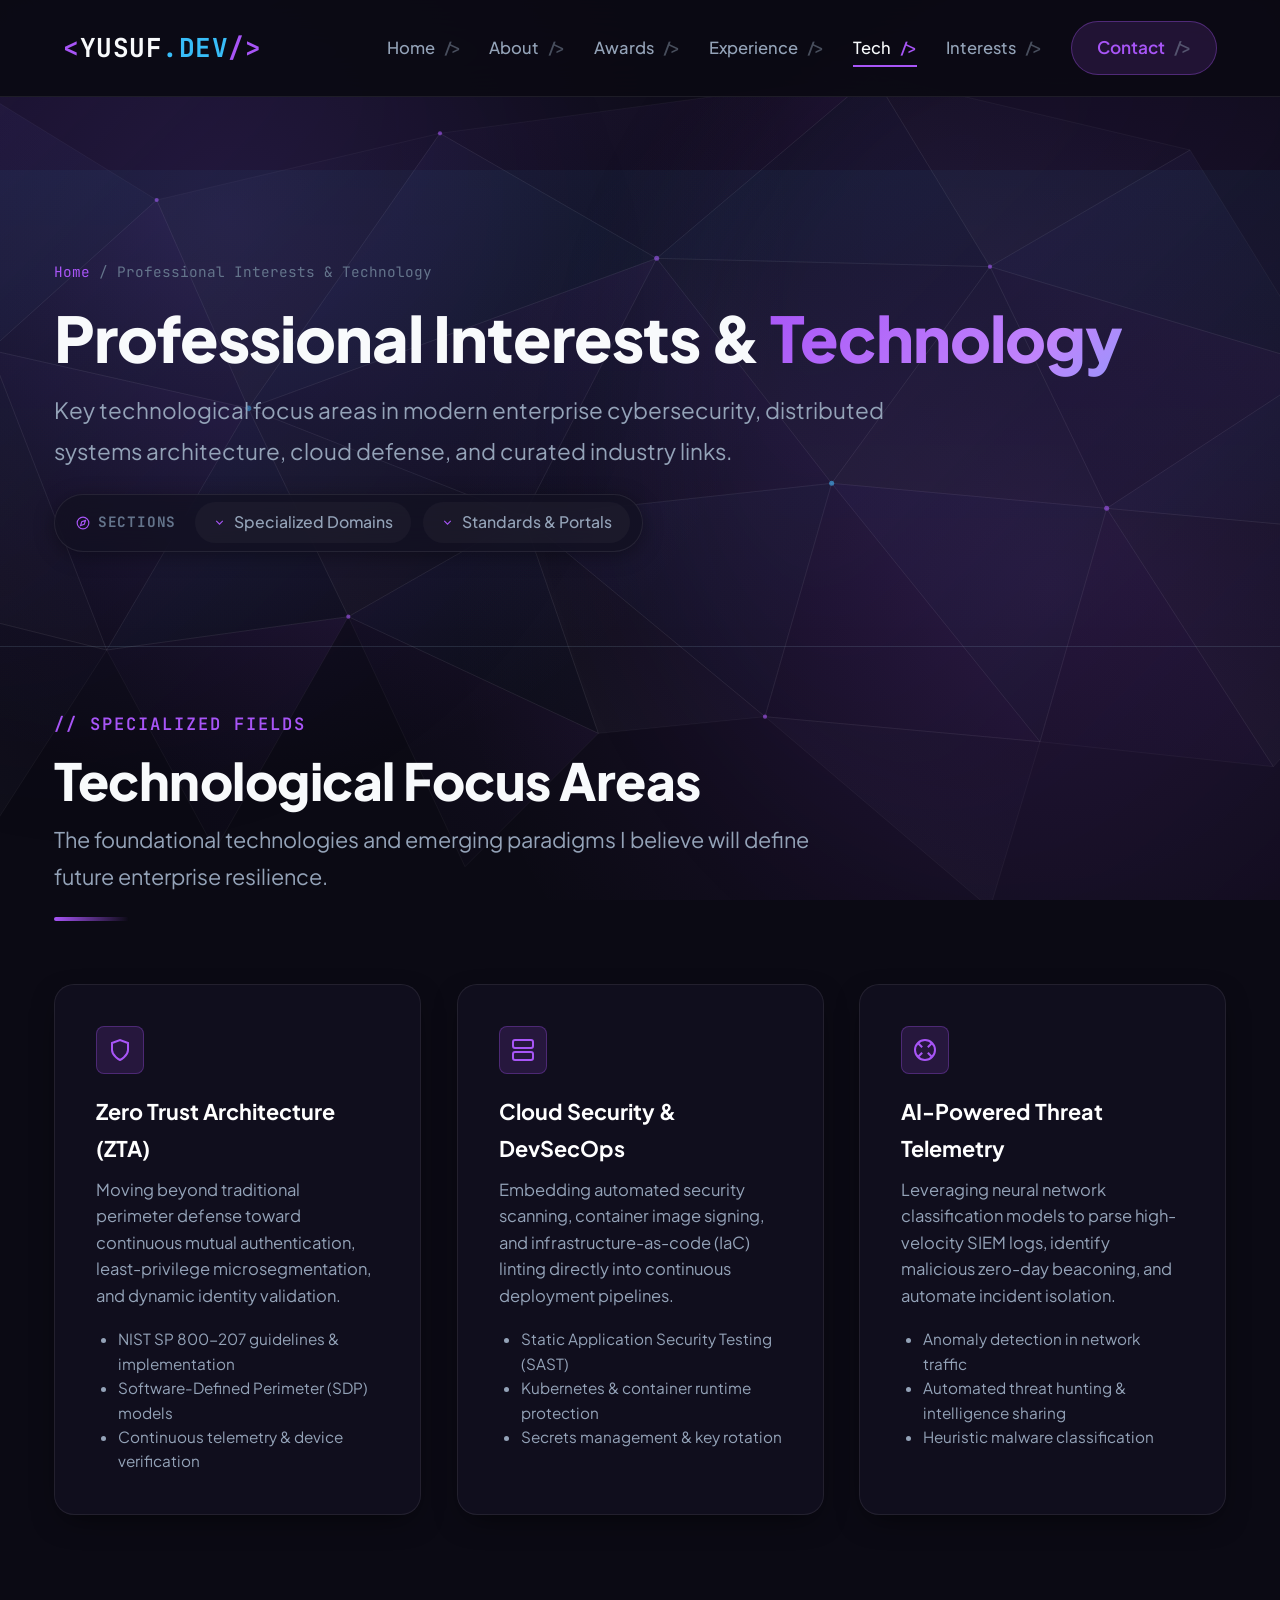
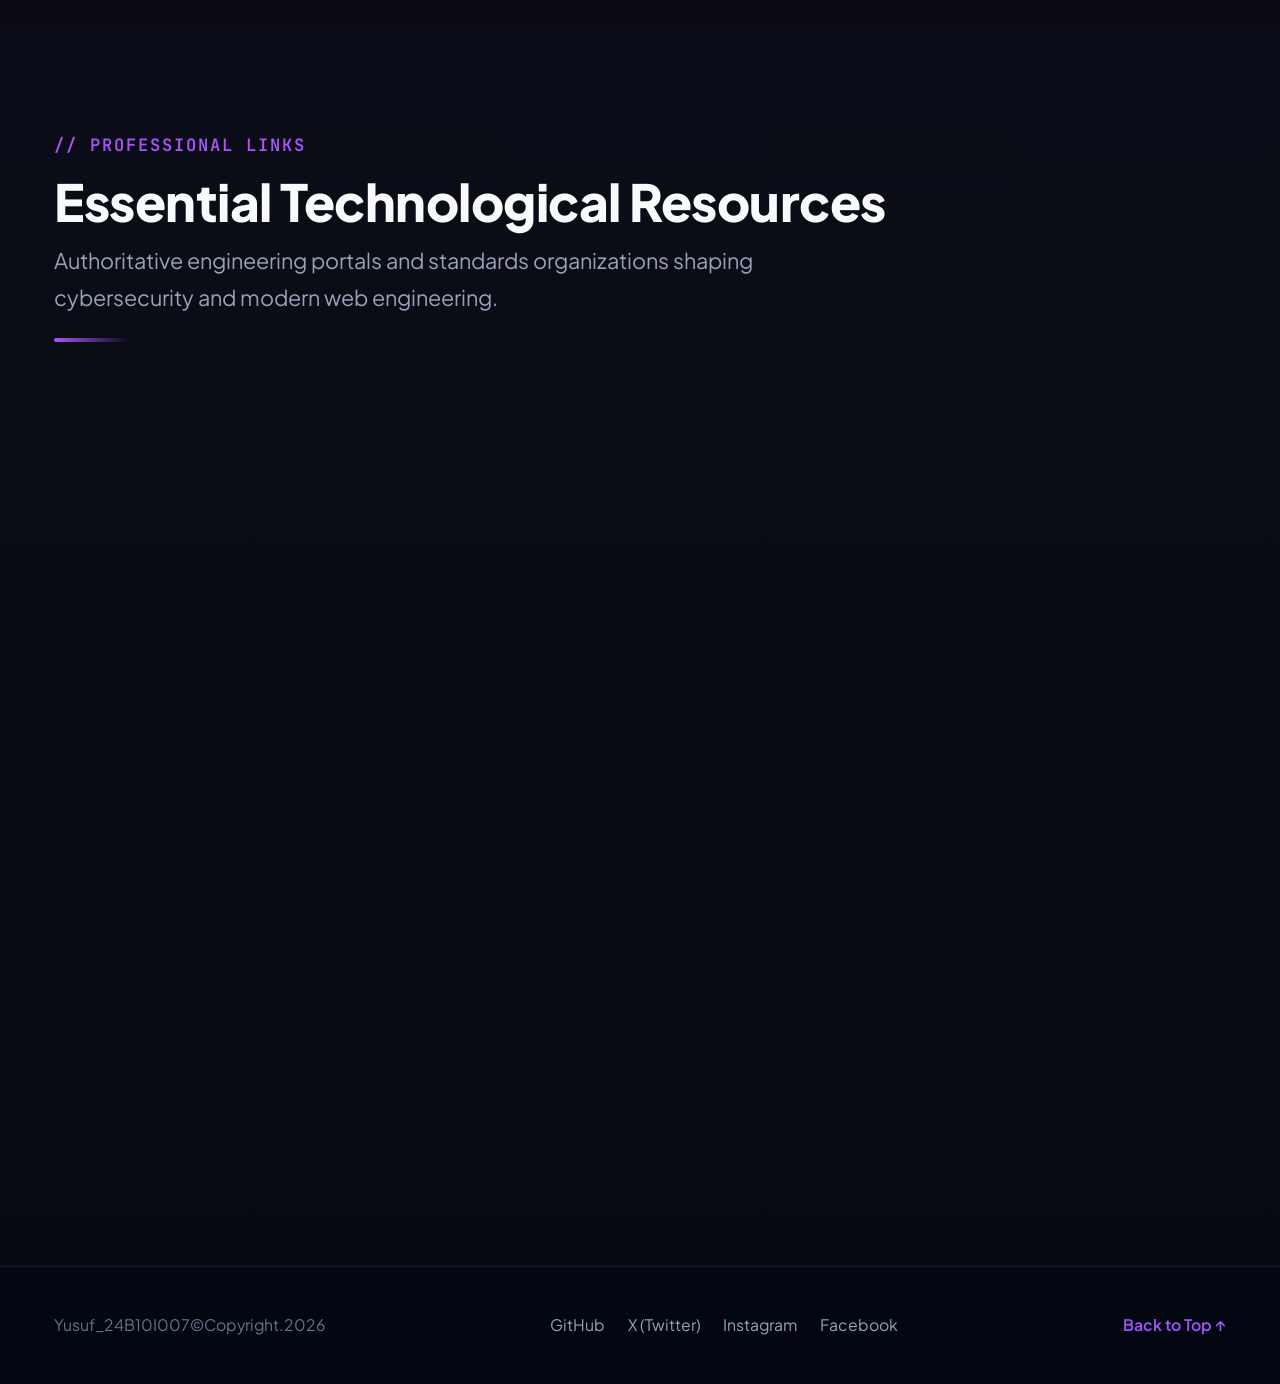
<file: technology.html>
﻿<!DOCTYPE html>
<html lang="en">
<head>
  <meta charset="UTF-8">
  <meta name="viewport" content="width=device-width, initial-scale=1.0">
  <!-- Title strictly fulfills Assignment Requirement 10 -->
  <title>Professional Interests &amp; Technology | Muhammad Yusuf Bin Alias</title>
  <link rel="stylesheet" href="style.css">
  <link rel="preconnect" href="https://fonts.googleapis.com">
  <link rel="preconnect" href="https://fonts.gstatic.com" crossorigin>
  <link href="https://fonts.googleapis.com/css2?family=JetBrains+Mono:wght@400;600;700&family=Plus+Jakarta+Sans:wght@300;400;500;600;700;800&display=swap" rel="stylesheet">
</head>
<body id="top">

  <!-- Ambient Glow -->
  <div class="glow-orb orb-1"></div>
  <div class="glow-orb orb-2"></div>

  <!-- Navigation Bar -->
  <header class="navbar">
    <div class="nav-container">
      <a href="index.html" class="logo">
        <span class="logo-bracket">&lt;</span>YUSUF<span class="logo-accent">.DEV</span><span class="logo-bracket">/&gt;</span>
      </a>

      <!-- Pure CSS Mobile Menu Toggle -->
      <input type="checkbox" id="nav-toggle" class="nav-toggle" aria-label="Toggle navigation">
      <label for="nav-toggle" class="nav-toggle-label">
        <span class="hamburger"></span>
      </label>

      <nav class="nav-links">
        <a href="index.html">Home <span class="nav-tag">/&gt;</span></a>
        <a href="about.html">About <span class="nav-tag">/&gt;</span></a>
        <a href="awards.html">Awards <span class="nav-tag">/&gt;</span></a>
        <a href="experience.html">Experience <span class="nav-tag">/&gt;</span></a>
        <a href="technology.html" class="active">Tech <span class="nav-tag">/&gt;</span></a>
        <a href="interests.html">Interests <span class="nav-tag">/&gt;</span></a>
        <a href="contact.html" class="btn-nav">Contact <span class="nav-tag" >/&gt;</span></a>
      </nav>
    </div>
  </header>

  <!-- Page Header Banner -->
  <section class="page-header-section">
    <div class="container">
      <nav class="breadcrumb">
        <a href="index.html">Home</a>
        <span class="breadcrumb-sep">/</span>
        <span>Professional Interests &amp; Technology</span>
      </nav>
      <h1 class="page-banner-title">
        Professional Interests &amp; <span class="text-gradient">Technology</span>
      </h1>
      <p class="page-banner-desc">
        Key technological focus areas in modern enterprise cybersecurity, distributed systems architecture, cloud defense, and curated industry links.
      </p>

      <!-- Internal In-page Hyperlink with Anchor Text (Requirement 4.v) -->
      <nav class="page-nav-bar" aria-label="Page Sections">
        <span class="nav-bar-label">
          <svg viewBox="0 0 24 24" fill="none" stroke="currentColor" stroke-width="2"><circle cx="12" cy="12" r="10"/><polygon points="16.24 7.76 14.12 14.12 7.76 16.24 9.88 9.88 16.24 7.76"/></svg>
          Sections
        </span>
        <a href="#tech-domains" class="nav-pill-link">
          <svg viewBox="0 0 24 24" fill="none" stroke="currentColor" stroke-width="2"><polyline points="6 9 12 15 18 9"/></svg>
          Specialized Domains
        </a>
        <a href="#tech-links" class="nav-pill-link">
          <svg viewBox="0 0 24 24" fill="none" stroke="currentColor" stroke-width="2"><polyline points="6 9 12 15 18 9"/></svg>
          Standards &amp; Portals
        </a>
      </nav>
    </div>
  </section>

  <!-- Professional Technology Domains (Requirement 10) -->
  <section id="tech-domains" class="section" style="padding-top: 0;">
    <div class="container">
      <div class="section-header">
        <span class="section-tag">// SPECIALIZED FIELDS</span>
        <h2 class="section-title">Technological Focus Areas</h2>
        <p class="section-subtitle">The foundational technologies and emerging paradigms I believe will define future enterprise resilience.</p>
        <div class="section-divider"></div>
      </div>

      <div class="skills-grid">
        <!-- Area 1 -->
        <div class="glass-panel">
          <div class="pillar-icon">
            <svg viewBox="0 0 24 24" fill="none" stroke="currentColor" stroke-width="2"><path d="M12 22s8-4 8-10V5l-8-3-8 3v7c0 6 8 10 8 10z"/></svg>
          </div>
          <h3 style="font-size:1.2rem; margin-bottom:0.5rem; color:#fff;">Zero Trust Architecture (ZTA)</h3>
          <p style="color:var(--text-muted); font-size:0.92rem; line-height:1.6; margin-bottom:1rem;">
            Moving beyond traditional perimeter defense toward continuous mutual authentication, least-privilege microsegmentation, and dynamic identity validation.
          </p>
          <ul style="padding-left:1.25rem; color:var(--text-muted); font-size:0.85rem; line-height:1.6;">
            <li>NIST SP 800-207 guidelines &amp; implementation</li>
            <li>Software-Defined Perimeter (SDP) models</li>
            <li>Continuous telemetry &amp; device verification</li>
          </ul>
        </div>

        <!-- Area 2 -->
        <div class="glass-panel">
          <div class="pillar-icon">
            <svg viewBox="0 0 24 24" fill="none" stroke="currentColor" stroke-width="2"><rect x="2" y="2" width="20" height="8" rx="2" ry="2"/><rect x="2" y="14" width="20" height="8" rx="2" ry="2"/><line x1="6" y1="6" x2="6.01" y2="6"/><line x1="6" y1="18" x2="6.01" y2="18"/></svg>
          </div>
          <h3 style="font-size:1.2rem; margin-bottom:0.5rem; color:#fff;">Cloud Security &amp; DevSecOps</h3>
          <p style="color:var(--text-muted); font-size:0.92rem; line-height:1.6; margin-bottom:1rem;">
            Embedding automated security scanning, container image signing, and infrastructure-as-code (IaC) linting directly into continuous deployment pipelines.
          </p>
          <ul style="padding-left:1.25rem; color:var(--text-muted); font-size:0.85rem; line-height:1.6;">
            <li>Static Application Security Testing (SAST)</li>
            <li>Kubernetes &amp; container runtime protection</li>
            <li>Secrets management &amp; key rotation</li>
          </ul>
        </div>

        <!-- Area 3 -->
        <div class="glass-panel">
          <div class="pillar-icon">
            <svg viewBox="0 0 24 24" fill="none" stroke="currentColor" stroke-width="2"><circle cx="12" cy="12" r="10"/><path d="m4.93 4.93 4.24 4.24"/><path d="m14.83 9.17 4.24-4.24"/><path d="m14.83 14.83 4.24 4.24"/><path d="m9.17 14.83-4.24 4.24"/></svg>
          </div>
          <h3 style="font-size:1.2rem; margin-bottom:0.5rem; color:#fff;">AI-Powered Threat Telemetry</h3>
          <p style="color:var(--text-muted); font-size:0.92rem; line-height:1.6; margin-bottom:1rem;">
            Leveraging neural network classification models to parse high-velocity SIEM logs, identify malicious zero-day beaconing, and automate incident isolation.
          </p>
          <ul style="padding-left:1.25rem; color:var(--text-muted); font-size:0.85rem; line-height:1.6;">
            <li>Anomaly detection in network traffic</li>
            <li>Automated threat hunting &amp; intelligence sharing</li>
            <li>Heuristic malware classification</li>
          </ul>
        </div>
      </div>
    </div>
  </section>

  <!-- Professional Technological Links (Strictly fulfills Requirement 10 with 4+ links) -->
  <section id="tech-links" class="section bg-tint">
    <div class="container">
      <div class="section-header">
        <span class="section-tag">// PROFESSIONAL LINKS</span>
        <h2 class="section-title">Essential Technological Resources</h2>
        <p class="section-subtitle">Authoritative engineering portals and standards organizations shaping cybersecurity and modern web engineering.</p>
        <div class="section-divider"></div>
      </div>

      <div class="skills-grid">
        <!-- External Link 1 -->
        <div class="glass-panel external-link-card">
          <div>
            <span class="link-tag">WEB SECURITY STANDARD</span>
            <h3 style="font-size:1.15rem; color:#fff; margin-bottom:0.5rem;">OWASP Foundation</h3>
            <p style="color:var(--text-muted); font-size:0.88rem; line-height:1.6;">
              Open Web Application Security Project (OWASP) is the definitive global standard for software security, producing the industry-standard OWASP Top 10 vulnerabilities.
            </p>
          </div>
          <!-- Requirement 4.vi: External hyperlink with anchor text -->
          <a href="https://owasp.org" target="_blank" rel="noopener noreferrer" class="ext-btn">
            Explore OWASP Application Security Foundation &rarr;
          </a>
        </div>

        <!-- External Link 2 -->
        <div class="glass-panel external-link-card">
          <div>
            <span class="link-tag">FEDERAL SECURITY FRAMEWORK</span>
            <h3 style="font-size:1.15rem; color:#fff; margin-bottom:0.5rem;">NIST Cybersecurity Framework (CSF)</h3>
            <p style="color:var(--text-muted); font-size:0.88rem; line-height:1.6;">
              National Institute of Standards and Technology guidance providing rigorous taxonomy, standards, and best practices to manage cybersecurity-related risks.
            </p>
          </div>
          <a href="https://www.nist.gov/cyberframework" target="_blank" rel="noopener noreferrer" class="ext-btn">
            View NIST Cybersecurity Framework &rarr;
          </a>
        </div>

        <!-- External Link 3 -->
        <div class="glass-panel external-link-card">
          <div>
            <span class="link-tag">INTERNET ARCHITECTURE &amp; PERFORMANCE</span>
            <h3 style="font-size:1.15rem; color:#fff; margin-bottom:0.5rem;">Cloudflare Learning Center</h3>
            <p style="color:var(--text-muted); font-size:0.88rem; line-height:1.6;">
              An educational library breaking down how the internet works, DNSSEC, DDoS mitigation, TLS encryption, and edge computing architectures.
            </p>
          </div>
          <a href="https://www.cloudflare.com/learning/" target="_blank" rel="noopener noreferrer" class="ext-btn">
            Visit Cloudflare Internet Learning Center &rarr;
          </a>
        </div>

        <!-- External Link 4 -->
        <div class="glass-panel external-link-card">
          <div>
            <span class="link-tag">EMERGING COMPUTING RESEARCH</span>
            <h3 style="font-size:1.15rem; color:#fff; margin-bottom:0.5rem;">MIT Technology Review</h3>
            <p style="color:var(--text-muted); font-size:0.88rem; line-height:1.6;">
              In-depth technical analysis and journalism on breakthrough technologies, artificial intelligence advancements, and quantum computing implications.
            </p>
          </div>
          <a href="https://www.technologyreview.com" target="_blank" rel="noopener noreferrer" class="ext-btn">
            Read MIT Technology Review Publications &rarr;
          </a>
        </div>
      </div>
    </div>
  </section>

  <!-- Footer with Exact Requirement 12 Format -->
  <footer class="footer">
    <div class="container footer-content">
      <p>Yusuf_24B10I007©Copyright.2026</p>
      <div class="footer-social-links">
        <a href="https://github.com/tinyLUPPA" target="_blank" rel="noopener noreferrer">GitHub</a>
        <a href="https://x.com/tinyLUPPA_" target="_blank" rel="noopener noreferrer">X (Twitter)</a>
        <a href="https://www.instagram.com/tinyluppa" target="_blank" rel="noopener noreferrer">Instagram</a>
        <a href="https://www.facebook.com/share/1FAkYouaUz/" target="_blank" rel="noopener noreferrer">Facebook</a>
      </div>
      <div class="footer-links">
        <a href="#top" class="jump-link">Back to Top ↑</a>
      </div>
    </div>
  </footer>

  <!-- Yasio.dev Trailing Mouse Cursor Script -->
  <script src="cursor.js"></script>
</body>
</html>
</file>
<file: style.css>
/* ===================================================================
   MUHAMMAD YUSUF BIN ALIAS - PORTFOLIO STYLESHEET
   Pure CSS3 with Modern Variables, Glassmorphism & Cyber Accents
   =================================================================== */

:root {
  /* Color Palette - Inspired by Yasio.dev Dark Obsidian & Neon Violet */
  --bg-dark: #0b0a14;
  --bg-card: rgba(18, 16, 32, 0.78);
  --bg-card-hover: rgba(28, 24, 52, 0.88);
  --bg-tint: rgba(14, 12, 26, 0.75);
  --border-subtle: rgba(255, 255, 255, 0.08);
  --border-hover: rgba(168, 85, 247, 0.45);
  
  /* Primary & Accent Colors */
  --primary: #a855f7;
  --primary-glow: rgba(168, 85, 247, 0.35);
  --secondary: #38bdf8;
  --accent-cyan: #00f2fe;
  --accent-gold: #fbbf24;
  --accent-purple: #c084fc;
  --accent-green: #34d399;

  /* Typography */
  --font-main: 'Plus Jakarta Sans', -apple-system, BlinkMacSystemFont, 'Segoe UI', Roboto, sans-serif;
  --font-mono: 'JetBrains Mono', monospace;

  /* Text Colors */
  --text-main: #f8fafc;
  --text-muted: #94a3b8;
  --text-dim: #64748b;

  /* Shadows & Radius */
  --radius-sm: 8px;
  --radius-md: 14px;
  --radius-lg: 20px;
  --radius-full: 9999px;
  --shadow-glow: 0 0 35px rgba(168, 85, 247, 0.2);
  --shadow-card: 0 10px 30px -10px rgba(0, 0, 0, 0.65);

  /* Transitions */
  --transition-fast: 0.2s cubic-bezier(0.4, 0, 0.2, 1);
  --transition-smooth: 0.35s cubic-bezier(0.16, 1, 0.3, 1);
}

/* -------------------------------------------------------------------
   Global Reset, Body Setup & Yasio-style Custom Reticle Cursor
   ------------------------------------------------------------------- */
*, *::before, *::after {
  box-sizing: border-box;
  margin: 0;
  padding: 0;
}

html {
  scroll-behavior: smooth;
  font-size: 18px; /* Enlarged base typography */
}

/* Default State Cursor: Custom Target Reticle (Circle with Central Dot) */
html, body {
  background-color: var(--bg-dark);
  background-image: 
    radial-gradient(circle at 18% 25%, rgba(139, 92, 246, 0.16) 0%, transparent 45%),
    radial-gradient(circle at 82% 65%, rgba(168, 85, 247, 0.14) 0%, transparent 50%),
    url('polygon-bg.svg');
  background-repeat: no-repeat;
  background-size: cover;
  background-position: center top;
  background-attachment: fixed;
  color: var(--text-main);
  font-family: var(--font-main);
  line-height: 1.7;
  overflow-x: hidden;
  position: relative;
  padding-top: 85px; /* Offset for fixed navbar */
  -webkit-font-smoothing: antialiased;
}

/* -------------------------------------------------------------------
   Yasio.dev Custom Trailing Mouse Cursor (Inner Dot + Lagging Circle)
   ------------------------------------------------------------------- */
.cursor-dot {
  position: fixed;
  top: 0;
  left: 0;
  width: 5px;
  height: 5px;
  background-color: #ffffff;
  border-radius: 50%;
  pointer-events: none;
  z-index: 999999;
  opacity: 0;
  box-shadow: 0 0 6px rgba(255, 255, 255, 0.8);
  transition: opacity 0.2s ease, width 0.25s ease, height 0.25s ease, background-color 0.25s ease;
  will-change: transform;
}

.cursor-circle {
  position: fixed;
  top: 0;
  left: 0;
  width: 32px;
  height: 32px;
  border: 1.5px solid rgba(255, 255, 255, 0.75);
  border-radius: 50%;
  pointer-events: none;
  z-index: 999998;
  opacity: 0;
  transition: opacity 0.25s ease, width 0.28s cubic-bezier(0.16, 1, 0.3, 1), height 0.28s cubic-bezier(0.16, 1, 0.3, 1), border-color 0.25s ease, background-color 0.25s ease, box-shadow 0.25s ease;
  will-change: transform;
}

/* Hover expansion on interactive elements */
.cursor-circle.cursor-hover {
  width: 54px;
  height: 54px;
  border-color: var(--primary);
  background-color: rgba(168, 85, 247, 0.16);
  box-shadow: 0 0 25px var(--primary-glow);
}

.cursor-dot.cursor-hover {
  background-color: var(--secondary);
  width: 7px;
  height: 7px;
  box-shadow: 0 0 10px rgba(56, 189, 248, 0.9);
}

/* Yasio.dev Tactical Click Impulse */
.cursor-circle.cursor-clicking {
  width: 22px !important;
  height: 22px !important;
  border-color: var(--secondary) !important;
  background-color: rgba(56, 189, 248, 0.35) !important;
  box-shadow: 0 0 20px rgba(56, 189, 248, 0.9) !important;
  transition: width 0.08s ease, height 0.08s ease, background-color 0.08s ease;
}

.cursor-dot.cursor-clicking {
  width: 9px !important;
  height: 9px !important;
  background-color: #ffffff !important;
  box-shadow: 0 0 14px #ffffff !important;
}

/* Hide native OS cursor strictly on desktop pointer devices so the custom reticle is seamless */
@media (pointer: fine) and (min-width: 993px) {
  html, body, a, button, input, textarea, select, .btn, .btn-nav, .nav-pill-link, .jump-link, .nav-toggle-label, label, [role="button"] {
    cursor: none !important;
  }
}

/* Hide custom cursor completely on mobile touchscreens and viewports <= 992px */
@media (pointer: coarse), (max-width: 992px) {
  .cursor-dot, .cursor-circle {
    display: none !important;
  }
  html, body, a, button, input, textarea, select, .btn, .btn-nav, .nav-pill-link, .jump-link, .nav-toggle-label, label, [role="button"] {
    cursor: auto !important;
  }
  a, button, .btn, .btn-nav, .nav-pill-link, .nav-toggle-label, [role="button"] {
    cursor: pointer !important;
  }
}

a {
  color: inherit;
  text-decoration: none;
  transition: color var(--transition-fast);
}

/* -------------------------------------------------------------------
   Ambient Glow Background Elements (Yasio.dev Floating Atmosphere)
   ------------------------------------------------------------------- */
@keyframes orbFloat1 {
  0%, 100% {
    transform: translate(0, 0) scale(1);
  }
  50% {
    transform: translate(-40px, 45px) scale(1.12);
  }
}

@keyframes orbFloat2 {
  0%, 100% {
    transform: translate(0, 0) scale(1);
  }
  50% {
    transform: translate(45px, -35px) scale(0.92);
  }
}

.glow-orb {
  position: fixed;
  border-radius: 50%;
  filter: blur(140px);
  z-index: -1;
  pointer-events: none;
  opacity: 0.35;
  will-change: transform;
}

.orb-1 {
  width: 550px;
  height: 550px;
  background: radial-gradient(circle, rgba(168, 85, 247, 0.3) 0%, rgba(99, 102, 241, 0.04) 70%);
  top: -150px;
  right: -100px;
  animation: orbFloat1 22s ease-in-out infinite;
}

.orb-2 {
  width: 600px;
  height: 600px;
  background: radial-gradient(circle, rgba(124, 58, 237, 0.25) 0%, rgba(56, 189, 248, 0.03) 70%);
  bottom: 10%;
  left: -200px;
  animation: orbFloat2 26s ease-in-out infinite;
}

/* -------------------------------------------------------------------
   Reusable Layout & Glass Panels (Full-Width Responsive Architecture)
   ------------------------------------------------------------------- */
.container {
  width: 100%;
  max-width: 1600px; /* Expands across modern displays, removing empty side gaps */
  margin: 0 auto;
  padding: 0 3rem;
}

.section {
  padding: 6rem 0;
  position: relative;
}

.bg-tint {
  background: linear-gradient(180deg, rgba(11, 16, 28, 0.4) 0%, rgba(7, 10, 18, 0.8) 100%);
}

.glass-panel {
  position: relative;
  overflow: hidden;
  background: var(--bg-card);
  backdrop-filter: blur(16px);
  -webkit-backdrop-filter: blur(16px);
  border: 1px solid var(--border-subtle);
  border-radius: var(--radius-lg);
  padding: 2.25rem;
  box-shadow: var(--shadow-card);
  transition: transform var(--transition-smooth), border-color var(--transition-smooth), box-shadow var(--transition-smooth);
}

/* Yasio.dev Interactive Cursor Spotlight Glare */
.glass-panel::before {
  content: '';
  position: absolute;
  inset: 0;
  border-radius: inherit;
  background: radial-gradient(
    520px circle at var(--mouse-x, -300px) var(--mouse-y, -300px),
    rgba(168, 85, 247, 0.16),
    rgba(56, 189, 248, 0.05) 35%,
    transparent 70%
  );
  opacity: 0;
  pointer-events: none;
  transition: opacity 0.35s ease;
  z-index: 0;
}

.glass-panel:hover::before {
  opacity: 1;
}

.glass-panel > * {
  position: relative;
  z-index: 1;
}

.glass-panel:hover {
  border-color: var(--border-hover);
  box-shadow: var(--shadow-glow);
  transform: translateY(-4px);
}

/* 3D Perspective Tilt Card Support */
.tilt-card {
  transform-style: preserve-3d;
  transition: transform 0.4s cubic-bezier(0.16, 1, 0.3, 1), border-color var(--transition-smooth), box-shadow var(--transition-smooth);
  will-change: transform;
}

/* Scroll Reveal Entrance Animations */
.reveal {
  opacity: 0;
  transform: translateY(28px);
  transition: opacity 0.75s cubic-bezier(0.16, 1, 0.3, 1), transform 0.75s cubic-bezier(0.16, 1, 0.3, 1);
  will-change: opacity, transform;
}

.reveal.revealed {
  opacity: 1;
  transform: translateY(0);
}

/* Yasio.dev Animated Shimmering Gradient Text */
@keyframes textShimmerFlow {
  0% { background-position: 0% 50%; }
  50% { background-position: 100% 50%; }
  100% { background-position: 0% 50%; }
}

.text-gradient {
  background: linear-gradient(135deg, #a855f7 0%, #c084fc 25%, #38bdf8 55%, #ec4899 80%, #a855f7 100%);
  background-size: 300% 300%;
  animation: textShimmerFlow 9s ease infinite;
  -webkit-background-clip: text;
  -webkit-text-fill-color: transparent;
}

/* -------------------------------------------------------------------
   Section Headers (Prominent & Impactful)
   ------------------------------------------------------------------- */
.section-header {
  margin-bottom: 3.5rem;
  text-align: left;
}

.section-tag {
  font-family: var(--font-mono);
  font-size: 0.95rem;
  font-weight: 600;
  color: var(--primary);
  letter-spacing: 2px;
  display: block;
  margin-bottom: 0.6rem;
}

.section-title {
  font-size: clamp(1.6rem, 4vw, 3rem); /* Fluid responsive section title */
  font-weight: 800;
  color: var(--text-main);
  letter-spacing: -0.5px;
  line-height: 1.2;
}

.section-subtitle {
  color: var(--text-muted);
  font-size: 1.2rem; /* Enlarged subtitle */
  margin-top: 0.6rem;
  max-width: 800px;
  line-height: 1.7;
}

.section-divider {
  width: 75px;
  height: 3.5px;
  background: linear-gradient(90deg, var(--primary), transparent);
  border-radius: var(--radius-full);
  margin-top: 1.2rem;
}

/* -------------------------------------------------------------------
   Fixed Navigation Bar (Pinned at top - Does not move or scroll away)
   ------------------------------------------------------------------- */
.navbar {
  position: fixed; /* Header stays locked at the top of the screen */
  top: 0;
  left: 0;
  right: 0;
  width: 100%;
  z-index: 1000;
  background: rgba(11, 10, 20, 0.94);
  backdrop-filter: blur(20px);
  -webkit-backdrop-filter: blur(20px);
  border-bottom: 1px solid var(--border-subtle);
}

.nav-container {
  width: 100%;
  max-width: 100%;
  margin: 0;
  padding: 1.15rem 3.5rem; /* Edge-to-edge full width distribution */
  display: flex;
  align-items: center;
  justify-content: space-between;
}

.logo {
  font-family: var(--font-mono);
  font-weight: 700;
  font-size: 1.45rem; /* Enlarged logo */
  letter-spacing: 0.5px;
  color: var(--text-main);
}

.logo-bracket {
  color: var(--primary);
}

.logo-accent {
  color: var(--secondary);
}

.nav-links {
  display: flex;
  align-items: center;
  gap: 1.6rem;
}

/* Pure CSS Nav Toggle (Hidden on Desktop) */
.nav-toggle {
  display: none;
}

.nav-toggle-label {
  display: none;
  cursor: pointer;
  padding: 0.5rem;
}

.hamburger,
.hamburger::before,
.hamburger::after {
  content: '';
  display: block;
  background: var(--text-main);
  height: 2px;
  width: 24px;
  border-radius: 2px;
  transition: all var(--transition-fast);
  position: relative;
}

.hamburger::before {
  top: -7px;
}

.hamburger::after {
  bottom: -5px;
}

.nav-links a:not(.btn-nav) {
  font-size: 0.92rem;
  font-weight: 500;
  color: var(--text-muted);
  position: relative;
  padding: 0.25rem 0;
}

.nav-links a:not(.btn-nav):hover,
.nav-links a.active:not(.btn-nav) {
  color: var(--text-main);
}

.nav-links a:not(.btn-nav)::after {
  content: '';
  position: absolute;
  bottom: 0;
  left: 0;
  width: 0%;
  height: 2px;
  background: var(--primary);
  transition: width var(--transition-fast);
}

.nav-links a:not(.btn-nav):hover::after,
.nav-links a.active:not(.btn-nav)::after {
  width: 100%;
}

/* Yasio.dev Slash Indicator Style */
.nav-tag {
  font-family: var(--font-mono);
  font-weight: 700;
  color: rgba(148, 163, 184, 0.45);
  margin-left: 0.28rem;
  font-size: 0.9em;
  transition: color var(--transition-fast), transform var(--transition-fast);
  display: inline-block;
}

.nav-links a:hover .nav-tag,
.nav-links a.active .nav-tag {
  color: var(--primary);
}

/* -------------------------------------------------------------------
   Semantic HTML Table Styles (Meets Rubric Requirement 4.iv)
   ------------------------------------------------------------------- */
.table-wrapper {
  overflow-x: auto;
  margin: 2rem 0;
  border-radius: var(--radius-md);
  border: 1px solid var(--border-subtle);
  background: var(--bg-card);
}

.custom-table {
  width: 100%;
  border-collapse: collapse;
  text-align: left;
  font-size: 0.95rem;
}

.custom-table th,
.custom-table td {
  padding: 1.1rem 1.4rem;
  border-bottom: 1px solid var(--border-subtle);
}

.custom-table th {
  background: rgba(56, 189, 248, 0.08);
  font-family: var(--font-mono);
  font-size: 0.82rem;
  text-transform: uppercase;
  letter-spacing: 1px;
  color: var(--primary);
}

.custom-table tr:hover {
  background: rgba(255, 255, 255, 0.02);
}

.custom-table tr:last-child td {
  border-bottom: none;
}

/* External Link Card Styling */
.external-link-card {
  display: flex;
  flex-direction: column;
  justify-content: space-between;
  padding: 1.75rem;
  transition: all var(--transition-smooth);
}

.external-link-card:hover {
  transform: translateY(-5px);
  border-color: var(--border-hover);
  box-shadow: var(--shadow-glow);
}

.link-tag {
  font-family: var(--font-mono);
  font-size: 0.75rem;
  color: var(--secondary);
  font-weight: 600;
  margin-bottom: 0.75rem;
  display: inline-block;
}

.ext-btn {
  display: inline-flex;
  align-items: center;
  gap: 0.4rem;
  font-size: 0.88rem;
  font-weight: 600;
  color: var(--primary);
  margin-top: 1.25rem;
}

.ext-btn:hover {
  color: #fff;
  text-decoration: underline;
}

/* -------------------------------------------------------------------
   Refined Section Navigation Bar (Polished SVG Micro-Index)
   ------------------------------------------------------------------- */
.page-nav-bar {
  display: inline-flex;
  align-items: center;
  gap: 0.65rem;
  flex-wrap: wrap;
  padding: 0.4rem 0.65rem;
  background: rgba(18, 16, 32, 0.75);
  backdrop-filter: blur(14px);
  -webkit-backdrop-filter: blur(14px);
  border: 1px solid var(--border-subtle);
  border-radius: var(--radius-full);
  margin: 1.25rem 0 2.25rem;
  box-shadow: 0 4px 20px rgba(0, 0, 0, 0.35);
}

.nav-bar-label {
  display: inline-flex;
  align-items: center;
  gap: 0.45rem;
  font-family: var(--font-mono);
  font-size: 0.8rem;
  font-weight: 700;
  color: var(--text-dim);
  text-transform: uppercase;
  letter-spacing: 0.8px;
  padding: 0 0.4rem 0 0.5rem;
}

.nav-bar-label svg {
  width: 14px;
  height: 14px;
  color: var(--primary);
}

.nav-pill-link {
  display: inline-flex;
  align-items: center;
  gap: 0.45rem;
  font-size: 0.88rem;
  font-weight: 500;
  color: var(--text-muted);
  padding: 0.35rem 0.95rem;
  border-radius: var(--radius-full);
  background: rgba(255, 255, 255, 0.03);
  border: 1px solid transparent;
  transition: all var(--transition-fast);
  text-decoration: none;
}

.nav-pill-link svg {
  width: 13px;
  height: 13px;
  color: var(--primary);
  transition: transform var(--transition-fast);
}

.nav-pill-link:hover {
  color: #fff;
  background: rgba(168, 85, 247, 0.16);
  border-color: rgba(168, 85, 247, 0.4);
}

.nav-pill-link:hover svg {
  transform: translateY(2px);
}

/* Interior Page Hero Banner */
.page-header-section {
  padding: 5rem 0 3rem;
  background: linear-gradient(180deg, rgba(56, 189, 248, 0.05) 0%, transparent 100%);
  border-bottom: 1px solid var(--border-subtle);
  margin-bottom: 3.5rem;
}

.breadcrumb {
  display: flex;
  align-items: center;
  gap: 0.5rem;
  font-family: var(--font-mono);
  font-size: 0.8rem;
  color: var(--text-dim);
  margin-bottom: 1rem;
}

.breadcrumb a {
  color: var(--primary);
}

.breadcrumb a:hover {
  text-decoration: underline;
}

.breadcrumb-sep {
  color: var(--text-dim);
}

.page-banner-title {
  font-size: clamp(1.85rem, 5vw, 3.5rem); /* Fluid responsive page title */
  font-weight: 800;
  letter-spacing: -1px;
  margin-bottom: 0.85rem;
  line-height: 1.15;
  word-break: break-word;
}

.page-banner-desc {
  font-size: 1.25rem; /* Enlarged banner text */
  color: var(--text-muted);
  max-width: 850px;
  line-height: 1.8;
}

.btn-nav {
  font-size: 0.96rem;
  font-weight: 600;
  padding: 0.65rem 1.4rem;
  border-radius: var(--radius-full);
  background: rgba(168, 85, 247, 0.14);
  color: var(--primary);
  border: 1px solid rgba(168, 85, 247, 0.35);
  transition: all var(--transition-fast);
}

.btn-nav:hover {
  background: var(--primary);
  color: var(--bg-dark);
  box-shadow: 0 0 18px var(--primary-glow);
}

/* -------------------------------------------------------------------
   Hero Section (Impactful Yasio-scale Layout)
   ------------------------------------------------------------------- */
.hero-section {
  padding: 5rem 0 5.5rem;
  min-height: 85vh;
  display: flex;
  align-items: center;
}

.hero-grid {
  display: grid;
  grid-template-columns: 1.35fr 1fr;
  gap: 4.5rem;
  align-items: center;
}

.status-badge {
  display: inline-flex;
  align-items: center;
  gap: 0.7rem;
  padding: 0.5rem 1.25rem;
  border-radius: var(--radius-full);
  background: rgba(52, 211, 153, 0.1);
  border: 1px solid rgba(52, 211, 153, 0.25);
  color: #6ee7b7;
  font-size: 0.92rem;
  font-weight: 600;
  margin-bottom: 1.75rem;
}

.pulse-dot {
  width: 9px;
  height: 9px;
  border-radius: 50%;
  background: #10b981;
  box-shadow: 0 0 0 0 rgba(16, 185, 129, 0.7);
  animation: pulse-green 2s infinite;
}

@keyframes pulse-green {
  0% { transform: scale(0.95); box-shadow: 0 0 0 0 rgba(16, 185, 129, 0.7); }
  70% { transform: scale(1); box-shadow: 0 0 0 8px rgba(16, 185, 129, 0); }
  100% { transform: scale(0.95); box-shadow: 0 0 0 0 rgba(16, 185, 129, 0); }
}

.hero-title {
  font-size: clamp(2rem, 5.5vw, 4.25rem); /* Fluid high-impact responsive title */
  font-weight: 800;
  line-height: 1.1;
  letter-spacing: -1.5px;
  margin-bottom: 1.5rem;
  word-break: break-word;
}

.hero-role {
  display: flex;
  flex-wrap: wrap;
  gap: 0.75rem;
  margin-bottom: 1.75rem;
}

.role-tag {
  font-family: var(--font-mono);
  font-size: 0.92rem;
  font-weight: 600;
  padding: 0.45rem 1.1rem;
  border-radius: var(--radius-sm);
  background: rgba(255, 255, 255, 0.05);
  border: 1px solid var(--border-subtle);
  color: var(--primary);
}

.hero-desc {
  font-size: 1.25rem; /* Enlarged hero body text */
  color: var(--text-muted);
  line-height: 1.8;
  margin-bottom: 2.5rem;
  max-width: 780px;
}

.hero-actions {
  display: flex;
  gap: 1.5rem;
  margin-bottom: 3.5rem;
}

.btn {
  position: relative;
  overflow: hidden;
  display: inline-flex;
  align-items: center;
  justify-content: center;
  gap: 0.6rem;
  font-weight: 600;
  font-size: 1.05rem; /* Larger buttons */
  padding: 1rem 2.2rem;
  border-radius: var(--radius-full);
  cursor: pointer;
  transition: all var(--transition-fast);
  border: none;
}

/* Yasio.dev Hover Light Beam Sheen */
.btn::after {
  content: '';
  position: absolute;
  top: -50%;
  left: -120%;
  width: 50%;
  height: 200%;
  background: linear-gradient(
    90deg,
    transparent,
    rgba(255, 255, 255, 0.28),
    transparent
  );
  transform: rotate(30deg);
  transition: left 0.75s ease;
  pointer-events: none;
}

.btn:hover::after {
  left: 170%;
}

.btn-primary {
  background: linear-gradient(135deg, #a855f7 0%, #7c3aed 100%);
  color: #fff;
  box-shadow: 0 4px 20px rgba(168, 85, 247, 0.4);
}

.btn-primary:hover {
  transform: translateY(-2px);
  box-shadow: 0 6px 25px rgba(168, 85, 247, 0.6);
}

.btn-secondary {
  background: rgba(255, 255, 255, 0.05);
  color: var(--text-main);
  border: 1px solid var(--border-subtle);
}

.btn-secondary:hover {
  background: rgba(255, 255, 255, 0.1);
  border-color: var(--border-hover);
  transform: translateY(-2px);
}

.btn-whatsapp {
  background: linear-gradient(135deg, #25D366 0%, #128C7E 100%);
  color: #ffffff;
  box-shadow: 0 4px 22px rgba(37, 211, 102, 0.38);
  font-weight: 700;
}

.btn-whatsapp:hover {
  transform: translateY(-2px);
  box-shadow: 0 6px 30px rgba(37, 211, 102, 0.58);
  filter: brightness(1.06);
}

.btn-icon {
  width: 20px;
  height: 20px;
}

/* Yasio.dev Blinking Terminal Caret */
@keyframes blinkCaret {
  0%, 49% { opacity: 1; text-shadow: 0 0 8px var(--secondary); }
  50%, 100% { opacity: 0; }
}

.terminal-caret {
  color: var(--secondary);
  font-weight: 700;
  margin-left: 0.2rem;
  animation: blinkCaret 1.1s infinite;
  display: inline-block;
  vertical-align: middle;
}

/* Yasio.dev Animated Network Vector Streams */
@keyframes dashMove {
  to {
    stroke-dashoffset: -16;
  }
}

.animated-dash {
  animation: dashMove 1.2s linear infinite;
}

.hero-stats {
  display: grid;
  grid-template-columns: repeat(3, 1fr);
  gap: 2rem;
  padding-top: 2rem;
  border-top: 1px solid var(--border-subtle);
}

.stat-card {
  display: flex;
  flex-direction: column;
}

.stat-num {
  font-size: 2.45rem; /* Enlarged numbers */
  font-weight: 800;
  color: var(--text-main);
  line-height: 1.15;
}

.stat-label {
  font-size: 0.92rem;
  color: var(--text-dim);
  font-weight: 500;
  margin-top: 0.35rem;
}

/* -------------------------------------------------------------------
   Hero Visual / Profile Card
   ------------------------------------------------------------------- */
.glass-profile-card {
  background: rgba(15, 23, 42, 0.8);
  border: 1px solid var(--border-subtle);
  border-radius: var(--radius-lg);
  padding: 2rem;
  box-shadow: var(--shadow-glow);
  backdrop-filter: blur(20px);
}

.profile-header {
  display: flex;
  align-items: center;
  gap: 1.25rem;
  margin-bottom: 1.5rem;
}

.profile-avatar {
  position: relative;
}

@keyframes avatarAuraPulse {
  0%, 100% {
    box-shadow: 0 0 25px var(--primary-glow);
    transform: scale(1);
  }
  50% {
    box-shadow: 0 0 45px var(--primary-glow), 0 0 20px rgba(56, 189, 248, 0.4);
    transform: scale(1.025);
  }
}

.avatar-ring {
  width: 96px;
  height: 96px;
  border-radius: 50%;
  background: linear-gradient(135deg, var(--primary), var(--secondary));
  display: flex;
  align-items: center;
  justify-content: center;
  padding: 3px;
  box-shadow: 0 0 25px var(--primary-glow);
  flex-shrink: 0;
  animation: avatarAuraPulse 4s ease-in-out infinite;
}

.avatar-photo {
  width: 100%;
  height: 100%;
  border-radius: 50%;
  object-fit: cover;
  object-position: 50% 12%; /* Perfectly centers head and sunglasses */
  display: block;
}

/* -------------------------------------------------------------------
   About Page Featured Executive Portrait
   ------------------------------------------------------------------- */
.about-main-layout {
  display: grid;
  grid-template-columns: 420px 1fr;
  gap: 3.5rem;
  margin-bottom: 3.5rem;
  align-items: stretch;
}

.about-portrait-card {
  padding: 1.5rem;
  display: flex;
  flex-direction: column;
  justify-content: space-between;
}

.portrait-image-wrapper {
  position: relative;
  border-radius: var(--radius-md);
  overflow: hidden;
  border: 1px solid rgba(255, 255, 255, 0.12);
  box-shadow: 0 10px 30px rgba(0, 0, 0, 0.6);
  height: 480px;
}

.portrait-image-wrapper img {
  width: 100%;
  height: 100%;
  object-fit: cover;
  object-position: top center;
  display: block;
  transition: transform var(--transition-smooth);
}

.portrait-image-wrapper:hover img {
  transform: scale(1.03);
}

.portrait-caption {
  padding: 1.25rem 0.5rem 0.25rem;
  text-align: center;
}

.portrait-caption h3 {
  font-size: 1.35rem;
  font-weight: 700;
  color: var(--text-main);
  margin-bottom: 0.25rem;
}

.caption-role {
  font-family: var(--font-mono);
  font-size: 0.88rem;
  color: var(--primary);
}

.pillars-row {
  display: grid;
  grid-template-columns: repeat(3, 1fr);
  gap: 2rem;
}

.profile-meta h3 {
  font-size: 1.25rem;
  font-weight: 700;
  color: var(--text-main);
}

.profile-sub {
  font-size: 0.85rem;
  color: var(--text-muted);
  margin-top: 0.15rem;
}

.verified-pill {
  display: inline-flex;
  align-items: center;
  gap: 0.35rem;
  font-size: 0.75rem;
  font-weight: 600;
  color: var(--accent-gold);
  background: rgba(251, 191, 36, 0.1);
  padding: 0.2rem 0.6rem;
  border-radius: var(--radius-full);
  margin-top: 0.4rem;
}

/* Terminal Box */
.terminal-box {
  background: #030712;
  border: 1px solid rgba(255, 255, 255, 0.08);
  border-radius: var(--radius-sm);
  padding: 1.1rem;
  margin-bottom: 1.5rem;
}

.terminal-dots {
  display: flex;
  align-items: center;
  gap: 6px;
  margin-bottom: 0.85rem;
}

.dot {
  width: 10px;
  height: 10px;
  border-radius: 50%;
}

.dot.red { background: #ef4444; }
.dot.yellow { background: #f59e0b; }
.dot.green { background: #10b981; }

.terminal-title {
  font-family: var(--font-mono);
  font-size: 0.72rem;
  color: var(--text-dim);
  margin-left: 0.5rem;
}

.terminal-code {
  font-family: var(--font-mono);
  font-size: 0.82rem;
  line-height: 1.6;
  color: #e2e8f0;
}

.json-key { color: #38bdf8; }
.json-str { color: #86efac; }

.quick-contact-pills {
  display: flex;
  flex-direction: column;
  gap: 0.6rem;
}

.contact-pill {
  display: flex;
  align-items: center;
  gap: 0.65rem;
  font-size: 0.82rem;
  font-family: var(--font-mono);
  color: var(--text-muted);
  background: rgba(255, 255, 255, 0.03);
  padding: 0.55rem 0.9rem;
  border-radius: var(--radius-sm);
  border: 1px solid var(--border-subtle);
  transition: all var(--transition-fast);
}

.contact-pill:hover {
  background: rgba(56, 189, 248, 0.1);
  border-color: rgba(56, 189, 248, 0.3);
  color: var(--text-main);
}

/* -------------------------------------------------------------------
   About Section
   ------------------------------------------------------------------- */
.about-grid {
  display: grid;
  grid-template-columns: 1fr 1fr;
  gap: 2rem;
}

.about-text-card {
  display: flex;
  flex-direction: column;
  justify-content: space-between;
}

.quote-text {
  font-size: clamp(1.05rem, 2.5vw, 1.32rem); /* Fluid responsive prominent statement */
  font-style: italic;
  color: #f1f5f9;
  line-height: 1.85;
  position: relative;
  padding-left: 1.5rem;
  border-left: 4px solid var(--primary);
  margin-bottom: 2rem;
}

.about-details {
  display: flex;
  flex-direction: column;
  gap: 1rem;
  padding-top: 1.75rem;
  border-top: 1px solid var(--border-subtle);
}

.detail-item {
  display: flex;
  justify-content: space-between;
  font-size: 1.05rem; /* Larger detail text */
}

.detail-label {
  color: var(--text-dim);
  font-weight: 500;
}

.detail-value {
  color: var(--text-main);
  font-weight: 600;
  text-align: right;
}

.pillars-grid {
  display: flex;
  flex-direction: column;
  gap: 1.5rem;
}

.pillar-card {
  padding: 1.75rem;
}

.pillar-icon {
  width: 48px;
  height: 48px;
  border-radius: var(--radius-sm);
  background: rgba(168, 85, 247, 0.15);
  border: 1px solid rgba(168, 85, 247, 0.3);
  display: flex;
  align-items: center;
  justify-content: center;
  color: var(--primary);
  margin-bottom: 1.15rem;
}

.pillar-icon svg {
  width: 24px;
  height: 24px;
}

.pillar-card h3 {
  font-size: 1.3rem; /* Larger heading */
  font-weight: 700;
  margin-bottom: 0.5rem;
}

.pillar-card p {
  color: var(--text-muted);
  font-size: 1.05rem; /* Larger body */
  line-height: 1.7;
}

/* -------------------------------------------------------------------
   Education Section
   ------------------------------------------------------------------- */
.education-grid {
  display: grid;
  grid-template-columns: repeat(2, 1fr);
  gap: 2.5rem;
}

.edu-card {
  display: flex;
  flex-direction: column;
  padding: 2.5rem;
}

.edu-top {
  display: flex;
  justify-content: space-between;
  align-items: center;
  margin-bottom: 1.4rem;
}

.edu-badge {
  font-family: var(--font-mono);
  font-size: 0.9rem;
  font-weight: 600;
  color: var(--primary);
  background: rgba(168, 85, 247, 0.12);
  padding: 0.4rem 0.95rem;
  border-radius: var(--radius-sm);
  border: 1px solid rgba(168, 85, 247, 0.25);
}

.cgpa-pill {
  display: flex;
  align-items: baseline;
  gap: 0.5rem;
  background: rgba(16, 185, 129, 0.14);
  border: 1px solid rgba(16, 185, 129, 0.35);
  padding: 0.35rem 0.9rem;
  border-radius: var(--radius-full);
}

.cgpa-label {
  font-size: 0.78rem;
  font-weight: 700;
  color: #6ee7b7;
}

.cgpa-score {
  font-family: var(--font-mono);
  font-size: 1.05rem;
  font-weight: 700;
  color: #34d399;
}

.edu-degree {
  font-size: 1.55rem; /* Enlarged degree text */
  font-weight: 700;
  color: var(--text-main);
  line-height: 1.35;
  margin-bottom: 0.5rem;
}

.edu-school {
  font-size: 1.1rem;
  color: var(--secondary);
  font-weight: 600;
  margin-bottom: 1.2rem;
}

.edu-desc {
  color: var(--text-muted);
  font-size: 1.05rem; /* Enlarged description */
  line-height: 1.75;
  margin-bottom: 1.75rem;
  flex-grow: 1;
}

.edu-tags {
  display: flex;
  flex-wrap: wrap;
  gap: 0.6rem;
}

.edu-tags span {
  font-size: 0.85rem;
  padding: 0.4rem 0.85rem;
  border-radius: var(--radius-sm);
  background: rgba(255, 255, 255, 0.05);
  color: var(--text-muted);
  border: 1px solid var(--border-subtle);
}

/* -------------------------------------------------------------------
   Timeline / Experience Section
   ------------------------------------------------------------------- */
.timeline {
  position: relative;
  max-width: 900px;
  margin: 0 auto;
  padding: 1rem 0;
}

.timeline::before {
  content: '';
  position: absolute;
  top: 0;
  bottom: 0;
  left: 20px;
  width: 2px;
  background: linear-gradient(180deg, var(--primary) 0%, var(--secondary) 50%, transparent 100%);
}

.timeline-item {
  position: relative;
  padding-left: 55px;
  margin-bottom: 2.75rem;
}

.timeline-marker {
  position: absolute;
  left: 13px;
  top: 24px;
  width: 16px;
  height: 16px;
  border-radius: 50%;
  background: var(--bg-dark);
  border: 3px solid var(--primary);
  box-shadow: 0 0 12px var(--primary);
  transition: transform var(--transition-fast);
}

.timeline-item:hover .timeline-marker {
  transform: scale(1.3);
  background: var(--primary);
}

.timeline-content {
  padding: 2rem;
}

.timeline-header {
  display: flex;
  justify-content: space-between;
  align-items: center;
  flex-wrap: wrap;
  gap: 0.5rem;
  margin-bottom: 0.75rem;
}

.timeline-date {
  font-family: var(--font-mono);
  font-size: 0.85rem;
  color: var(--text-dim);
  font-weight: 600;
}

.rank-badge {
  font-size: 0.75rem;
  font-weight: 700;
  padding: 0.3rem 0.8rem;
  border-radius: var(--radius-full);
}

.rank-badge.gold {
  background: rgba(251, 191, 36, 0.15);
  border: 1px solid rgba(251, 191, 36, 0.4);
  color: var(--accent-gold);
}

.rank-badge.blue {
  background: rgba(56, 189, 248, 0.15);
  border: 1px solid rgba(56, 189, 248, 0.4);
  color: var(--primary);
}

.rank-badge.purple {
  background: rgba(192, 132, 252, 0.15);
  border: 1px solid rgba(192, 132, 252, 0.4);
  color: var(--accent-purple);
}

.timeline-title {
  font-size: 1.65rem; /* Larger milestone title */
  font-weight: 700;
  color: var(--text-main);
  margin-bottom: 0.35rem;
}

.timeline-org {
  font-size: 1.1rem;
  color: var(--secondary);
  font-weight: 600;
  margin-bottom: 1.15rem;
}

.timeline-body {
  color: var(--text-muted);
  font-size: 1.12rem; /* Larger body text */
  line-height: 1.8;
  margin-bottom: 1.5rem;
}

.timeline-skills {
  display: flex;
  flex-wrap: wrap;
  gap: 0.6rem;
}

.timeline-skills span {
  font-family: var(--font-mono);
  font-size: 0.85rem;
  padding: 0.35rem 0.85rem;
  border-radius: var(--radius-sm);
  background: rgba(168, 85, 247, 0.1);
  border: 1px solid rgba(168, 85, 247, 0.25);
  color: #c084fc;
}

/* -------------------------------------------------------------------
   Awards Section
   ------------------------------------------------------------------- */
.awards-grid {
  display: grid;
  grid-template-columns: repeat(3, 1fr);
  gap: 2rem;
}

.award-card {
  display: flex;
  flex-direction: column;
  padding: 2.25rem;
}

.award-icon-box {
  width: 56px;
  height: 56px;
  border-radius: var(--radius-md);
  background: rgba(251, 191, 36, 0.12);
  border: 1px solid rgba(251, 191, 36, 0.3);
  display: flex;
  align-items: center;
  justify-content: center;
  color: var(--accent-gold);
  margin-bottom: 1.5rem;
}

.award-icon-box.accent {
  background: rgba(168, 85, 247, 0.15);
  border-color: rgba(168, 85, 247, 0.35);
  color: var(--primary);
}

.award-icon-box svg {
  width: 28px;
  height: 28px;
}

.award-date {
  font-family: var(--font-mono);
  font-size: 0.9rem;
  color: var(--text-dim);
  font-weight: 600;
  display: block;
  margin-bottom: 0.6rem;
}

.award-title {
  font-size: 1.35rem; /* Larger award title */
  font-weight: 700;
  color: var(--text-main);
  line-height: 1.4;
  margin-bottom: 0.75rem;
}

.award-desc {
  font-size: 1.05rem; /* Larger description */
  color: var(--text-muted);
  line-height: 1.7;
}

/* -------------------------------------------------------------------
   Skills Matrix Section
   ------------------------------------------------------------------- */
.skills-grid {
  display: grid;
  grid-template-columns: repeat(3, 1fr);
  gap: 2rem;
}

.skill-category {
  padding: 2rem;
}

.category-header {
  display: flex;
  align-items: center;
  gap: 1rem;
  margin-bottom: 1.5rem;
  padding-bottom: 1rem;
  border-bottom: 1px solid var(--border-subtle);
}

.cat-icon {
  width: 38px;
  height: 38px;
  border-radius: var(--radius-sm);
  background: rgba(56, 189, 248, 0.1);
  color: var(--primary);
  display: flex;
  align-items: center;
  justify-content: center;
}

.cat-icon svg {
  width: 20px;
  height: 20px;
}

.category-header h3 {
  font-size: 1.15rem;
  font-weight: 700;
  color: var(--text-main);
}

.skill-list {
  list-style: none;
  display: flex;
  flex-direction: column;
  gap: 1.25rem;
}

.skill-list li {
  display: flex;
  justify-content: space-between;
  align-items: center;
  gap: 0.5rem;
}

.skill-name {
  font-size: 0.92rem;
  color: var(--text-main);
  font-weight: 500;
}

.skill-tier {
  font-family: var(--font-mono);
  font-size: 0.72rem;
  font-weight: 700;
  padding: 0.25rem 0.65rem;
  border-radius: var(--radius-full);
  background: rgba(255, 255, 255, 0.05);
  border: 1px solid var(--border-subtle);
  color: var(--primary);
  white-space: nowrap;
}

/* -------------------------------------------------------------------
   Contact Section
   ------------------------------------------------------------------- */
.contact-grid {
  display: grid;
  grid-template-columns: 1fr 1.2fr;
  gap: 2.5rem;
}

.contact-info-card h3,
.contact-form-card h3 {
  font-size: 1.45rem;
  font-weight: 700;
  margin-bottom: 0.75rem;
}

.contact-info-card p {
  color: var(--text-muted);
  font-size: 0.95rem;
  line-height: 1.6;
  margin-bottom: 2rem;
}

.contact-method {
  display: flex;
  align-items: flex-start;
  gap: 1.1rem;
  margin-bottom: 1.75rem;
}

.method-icon {
  width: 44px;
  height: 44px;
  border-radius: var(--radius-sm);
  background: rgba(56, 189, 248, 0.1);
  border: 1px solid rgba(56, 189, 248, 0.25);
  display: flex;
  align-items: center;
  justify-content: center;
  color: var(--primary);
  flex-shrink: 0;
}

.method-icon svg {
  width: 20px;
  height: 20px;
}

.method-label {
  display: block;
  font-size: 0.78rem;
  color: var(--text-dim);
  font-weight: 600;
  text-transform: uppercase;
  letter-spacing: 0.5px;
  margin-bottom: 0.2rem;
}

.method-link {
  font-size: 0.95rem;
  font-weight: 600;
  color: var(--text-main);
}

.method-link:hover {
  color: var(--primary);
}

.copy-email-btn {
  display: inline-flex;
  align-items: center;
  gap: 0.35rem;
  padding: 0.25rem 0.75rem;
  border-radius: var(--radius-full);
  background: rgba(255, 255, 255, 0.06);
  border: 1px solid var(--border-subtle);
  color: var(--text-muted);
  font-size: 0.8rem;
  font-family: inherit;
  font-weight: 500;
  cursor: pointer;
  transition: all var(--transition-fast);
}

.copy-email-btn:hover {
  background: rgba(255, 255, 255, 0.12);
  color: var(--text-main);
  border-color: var(--primary);
}

.inline-copy-btn {
  background: none;
  border: none;
  color: var(--secondary);
  text-decoration: underline;
  cursor: pointer;
  font-size: inherit;
  font-family: inherit;
  padding: 0;
  transition: color var(--transition-fast);
}

.inline-copy-btn:hover {
  color: #fff;
}

.static-text {
  color: var(--text-muted);
  line-height: 1.5;
}

/* Contact Form */
.contact-form {
  display: flex;
  flex-direction: column;
  gap: 1.2rem;
  margin-top: 1.5rem;
}

.form-group {
  display: flex;
  flex-direction: column;
  gap: 0.4rem;
}

.form-group label {
  font-size: 0.85rem;
  font-weight: 600;
  color: var(--text-muted);
}

.form-group input,
.form-group textarea {
  width: 100%;
  padding: 0.85rem 1rem;
  border-radius: var(--radius-sm);
  background: rgba(7, 10, 18, 0.7);
  border: 1px solid var(--border-subtle);
  color: var(--text-main);
  font-family: var(--font-main);
  font-size: 0.92rem;
  outline: none;
  transition: border-color var(--transition-fast), box-shadow var(--transition-fast);
}

.form-group input:focus,
.form-group textarea:focus {
  border-color: var(--primary);
  box-shadow: 0 0 12px var(--primary-glow);
}

.form-group textarea {
  resize: vertical;
  min-height: 100px;
}

.btn-block {
  width: 100%;
  margin-top: 0.5rem;
  padding: 0.95rem;
}

/* -------------------------------------------------------------------
   Social & Developer Networks (Yasio.dev style)
   ------------------------------------------------------------------- */
.social-links-bar {
  display: flex;
  align-items: center;
  gap: 0.75rem;
  flex-wrap: wrap;
  margin-top: 1.5rem;
  padding-top: 1.5rem;
  border-top: 1px solid var(--border-subtle);
}

.social-pill-btn {
  display: inline-flex;
  align-items: center;
  gap: 0.5rem;
  padding: 0.5rem 1rem;
  border-radius: var(--radius-full);
  background: rgba(255, 255, 255, 0.05);
  border: 1px solid var(--border-subtle);
  color: var(--text-main);
  font-size: 0.88rem;
  font-weight: 600;
  transition: all var(--transition-fast);
}

.social-pill-btn:hover {
  background: rgba(168, 85, 247, 0.15);
  border-color: var(--primary);
  color: #ffffff;
  transform: translateY(-2px);
  box-shadow: 0 4px 18px var(--primary-glow);
}

.social-pill-btn svg {
  flex-shrink: 0;
  transition: transform var(--transition-fast);
}

.social-pill-btn:hover svg {
  transform: scale(1.15);
}

.social-pill-btn.github:hover {
  border-color: #f0f6fc;
  box-shadow: 0 4px 18px rgba(240, 246, 252, 0.25);
}

.social-pill-btn.twitter:hover {
  border-color: #38bdf8;
  box-shadow: 0 4px 18px rgba(56, 189, 248, 0.35);
  color: #38bdf8;
}

.social-pill-btn.instagram:hover {
  border-color: #ec4899;
  box-shadow: 0 4px 18px rgba(236, 72, 153, 0.35);
  color: #f43f5e;
}

.social-pill-btn.facebook:hover {
  border-color: #3b82f6;
  box-shadow: 0 4px 18px rgba(59, 130, 246, 0.35);
  color: #60a5fa;
}

.social-showcase-grid {
  display: grid;
  grid-template-columns: repeat(4, 1fr);
  gap: 1.5rem;
  margin-top: 2rem;
}

.social-card {
  padding: 1.6rem;
  display: flex;
  flex-direction: column;
  justify-content: space-between;
  min-height: 175px;
  border-radius: var(--radius-md);
  transition: all var(--transition-smooth);
}

.social-card:hover {
  transform: translateY(-5px);
  border-color: var(--border-hover);
  box-shadow: var(--shadow-glow);
}

.social-card-top {
  display: flex;
  align-items: center;
  justify-content: space-between;
  margin-bottom: 0.85rem;
}

.social-card-icon {
  width: 42px;
  height: 42px;
  border-radius: var(--radius-sm);
  display: flex;
  align-items: center;
  justify-content: center;
  background: rgba(255, 255, 255, 0.06);
}

.social-card-handle {
  font-family: var(--font-mono);
  font-size: 0.82rem;
  color: var(--primary);
  font-weight: 600;
}

.social-card-title {
  font-size: 1.15rem;
  font-weight: 700;
  color: #fff;
  margin-bottom: 0.3rem;
}

.social-card-desc {
  font-size: 0.86rem;
  color: var(--text-muted);
  line-height: 1.5;
}

.footer-social-links {
  display: flex;
  align-items: center;
  gap: 1.25rem;
  flex-wrap: wrap;
}

.footer-social-links a {
  color: var(--text-muted);
  font-size: 0.88rem;
  transition: color var(--transition-fast);
}

.footer-social-links a:hover {
  color: var(--primary);
}

/* -------------------------------------------------------------------
   Footer
   ------------------------------------------------------------------- */
.footer {
  padding: 2.5rem 0;
  border-top: 1px solid var(--border-subtle);
  background: rgba(3, 7, 18, 0.95);
}

.footer-content {
  display: flex;
  justify-content: space-between;
  align-items: center;
  font-size: 0.88rem;
  color: var(--text-dim);
}

.footer-links a {
  color: var(--primary);
  font-weight: 600;
}

.footer-links a:hover {
  text-decoration: underline;
}

/* -------------------------------------------------------------------
   Responsive Media Queries (Pixel-Perfect Mobile & Desktop Architecture)
   ------------------------------------------------------------------- */

/* --- 1. Laptops & Small Desktops (<= 1200px) --- */
@media (max-width: 1200px) {
  .container {
    padding: 0 2.25rem;
  }

  .nav-container {
    padding: 1.1rem 2.25rem;
  }

  .hero-grid {
    gap: 3.5rem;
  }

  .about-main-layout {
    grid-template-columns: 380px 1fr;
    gap: 2.5rem;
  }

  .pillars-row {
    gap: 1.5rem;
  }
}

/* --- 2. Tablets & Landscape Mode (<= 992px) --- */
@media (max-width: 992px) {
  .container {
    padding: 0 1.75rem;
  }

  .nav-container {
    padding: 1rem 1.75rem;
  }

  .section {
    padding: 4.5rem 0;
  }

  .hero-section {
    padding: 3.5rem 0 4.5rem;
    min-height: auto;
  }

  .hero-grid {
    grid-template-columns: 1fr;
    gap: 3rem;
  }

  .hero-visual {
    max-width: 580px;
    margin: 0 auto;
    width: 100%;
  }

  .about-main-layout {
    grid-template-columns: 1fr;
    gap: 2.25rem;
  }

  .about-portrait-card {
    max-width: 440px;
    margin: 0 auto;
    width: 100%;
  }

  .portrait-image-wrapper {
    height: 400px;
  }

  .pillars-row {
    grid-template-columns: 1fr;
    gap: 1.25rem;
  }

  .about-grid,
  .education-grid,
  .contact-grid {
    grid-template-columns: 1fr;
    gap: 2rem;
  }

  .awards-grid,
  .skills-grid,
  .social-showcase-grid {
    grid-template-columns: repeat(2, 1fr);
    gap: 1.5rem;
  }
}

/* --- 3. Smartphones & Phablets (<= 768px) --- */
@media (max-width: 768px) {
  html {
    font-size: 16px; /* Normalize rem calculations for mobile displays */
  }

  body {
    padding-top: 72px; /* Precision offset for mobile fixed navbar */
  }

  .container {
    padding: 0 1.25rem;
  }

  .nav-container {
    padding: 0.85rem 1.25rem;
  }

  .logo {
    font-size: 1.25rem;
  }

  /* Mobile Fullscreen Glass Navigation Drawer */
  .nav-toggle-label {
    display: flex;
    align-items: center;
    justify-content: center;
    cursor: pointer;
    padding: 0.6rem;
    margin-right: -0.35rem;
    z-index: 1001;
  }

  #nav-toggle:checked ~ .nav-toggle-label .hamburger {
    background: transparent;
  }

  #nav-toggle:checked ~ .nav-toggle-label .hamburger::before {
    transform: rotate(45deg);
    top: 0;
  }

  #nav-toggle:checked ~ .nav-toggle-label .hamburger::after {
    transform: rotate(-45deg);
    bottom: 0;
  }

  .nav-links {
    display: flex;
    flex-direction: column;
    position: fixed;
    top: 64px;
    left: 0;
    width: 100%;
    max-height: calc(100vh - 64px);
    overflow-y: auto;
    -webkit-overflow-scrolling: touch;
    background: rgba(11, 10, 20, 0.98);
    backdrop-filter: blur(28px);
    -webkit-backdrop-filter: blur(28px);
    border-bottom: 1px solid var(--border-subtle);
    padding: 1.25rem 1.25rem 2rem;
    gap: 0.4rem;
    box-shadow: 0 20px 40px rgba(0, 0, 0, 0.85);
    transform: translateY(-120%);
    opacity: 0;
    pointer-events: none;
    transition: transform var(--transition-smooth), opacity var(--transition-smooth);
    z-index: 999;
  }

  #nav-toggle:checked ~ .nav-links {
    transform: translateY(0);
    opacity: 1;
    pointer-events: auto;
  }

  .nav-links a:not(.btn-nav) {
    font-size: 1.05rem;
    font-weight: 600;
    padding: 0.8rem 0.5rem;
    display: flex;
    align-items: center;
    justify-content: space-between;
    border-bottom: 1px solid rgba(255, 255, 255, 0.05);
    width: 100%;
  }

  .btn-nav {
    width: 100%;
    text-align: center;
    justify-content: center;
    margin-top: 0.75rem;
    padding: 0.85rem 1.5rem;
    font-size: 1rem;
  }

  /* Section Spacing on Mobile */
  .section {
    padding: 3.5rem 0;
  }

  .section-header {
    margin-bottom: 2rem;
  }

  .section-tag {
    font-size: 0.82rem;
    letter-spacing: 1.5px;
    margin-bottom: 0.4rem;
  }

  .section-subtitle,
  .page-banner-desc {
    font-size: 0.98rem;
    line-height: 1.65;
    margin-top: 0.45rem;
  }

  /* Interior Page Header */
  .page-header-section {
    padding: 3rem 0 2rem;
    margin-bottom: 2.25rem;
  }

  .breadcrumb {
    font-size: 0.75rem;
    flex-wrap: wrap;
    gap: 0.35rem;
    margin-bottom: 0.65rem;
  }

  /* Horizontal Swipeable Section Nav Pills */
  .page-nav-bar {
    display: flex;
    width: 100%;
    max-width: 100%;
    overflow-x: auto;
    overflow-y: hidden;
    flex-wrap: nowrap;
    white-space: nowrap;
    -webkit-overflow-scrolling: touch;
    scrollbar-width: none;
    gap: 0.5rem;
    padding: 0.35rem 0.6rem;
    margin: 1rem 0 1.75rem;
    border-radius: var(--radius-full);
  }

  .page-nav-bar::-webkit-scrollbar {
    display: none;
  }

  .nav-bar-label {
    flex-shrink: 0;
    font-size: 0.75rem;
    padding: 0 0.35rem 0 0.4rem;
  }

  .nav-pill-link {
    flex-shrink: 0;
    white-space: nowrap;
    font-size: 0.82rem;
    padding: 0.35rem 0.85rem;
  }

  /* Hero Elements on Mobile */
  .hero-section {
    padding: 2.5rem 0 3.5rem;
  }

  .hero-role {
    gap: 0.5rem;
    margin-bottom: 1.25rem;
  }

  .role-tag {
    font-size: 0.82rem;
    padding: 0.35rem 0.85rem;
  }

  .status-badge {
    font-size: 0.82rem;
    padding: 0.45rem 1rem;
    gap: 0.6rem;
    margin-bottom: 1.25rem;
    line-height: 1.4;
  }

  .hero-desc {
    font-size: 1rem;
    line-height: 1.68;
    margin-bottom: 2rem;
  }

  /* Stacked Full-Width Action Buttons */
  .hero-actions {
    flex-direction: column;
    width: 100%;
    gap: 0.8rem;
    margin-bottom: 2.25rem;
  }

  .hero-actions .btn {
    width: 100%;
    justify-content: center;
    padding: 0.88rem 1.5rem;
    font-size: 1rem;
  }

  /* Sleek Compact 3-Column Metrics Row */
  .hero-stats {
    grid-template-columns: repeat(3, 1fr);
    gap: 0.5rem;
    padding-top: 1.25rem;
  }

  .stat-card {
    text-align: center;
    padding: 0.65rem 0.35rem;
    background: rgba(255, 255, 255, 0.02);
    border-radius: 10px;
    border: 1px solid var(--border-subtle);
  }

  .stat-num {
    font-size: 1.55rem;
  }

  .stat-label {
    font-size: 0.7rem;
    line-height: 1.25;
    margin-top: 0.2rem;
  }

  /* Cards & Glass Panels */
  .glass-panel {
    padding: 1.35rem 1.15rem;
    border-radius: 14px;
  }

  .glass-profile-card {
    padding: 1.35rem 1.15rem;
  }

  .about-portrait-card {
    padding: 1.25rem 1rem;
  }

  .portrait-image-wrapper {
    height: 340px;
  }

  .award-card,
  .edu-card,
  .timeline-content {
    padding: 1.35rem 1.15rem;
  }

  /* Detail Items Stacked on Mobile */
  .detail-item {
    flex-direction: column;
    gap: 0.2rem;
    font-size: 0.95rem;
  }

  .detail-value {
    text-align: left;
  }

  /* Education Card Elements */
  .edu-top {
    flex-direction: column;
    align-items: flex-start;
    gap: 0.6rem;
    margin-bottom: 1rem;
  }

  .edu-degree {
    font-size: 1.15rem;
  }

  .edu-school {
    font-size: 0.95rem;
  }

  .edu-desc {
    font-size: 0.92rem;
    line-height: 1.6;
  }

  /* Timeline on Mobile */
  .timeline::before {
    left: 10px;
  }

  .timeline-item {
    padding-left: 36px;
    margin-bottom: 2rem;
  }

  .timeline-marker {
    left: 2px;
    top: 22px;
    width: 14px;
    height: 14px;
  }

  .timeline-title {
    font-size: 1.35rem;
  }

  .timeline-org {
    font-size: 0.95rem;
    margin-bottom: 0.85rem;
  }

  .timeline-body {
    font-size: 0.98rem;
    line-height: 1.65;
    margin-bottom: 1.15rem;
  }

  /* Single Column Grids */
  .awards-grid,
  .skills-grid,
  .social-showcase-grid {
    grid-template-columns: 1fr;
    gap: 1.25rem;
  }

  /* Semantic Table Mobile Support */
  .table-wrapper {
    overflow-x: auto;
    -webkit-overflow-scrolling: touch;
    margin: 1.25rem 0;
  }

  .custom-table {
    min-width: 580px;
  }

  .custom-table th,
  .custom-table td {
    padding: 0.85rem 1rem;
    font-size: 0.88rem;
  }

  /* Contact Form & Method Layout */
  .contact-method {
    gap: 0.85rem;
    margin-bottom: 1.25rem;
  }

  .method-icon {
    width: 40px;
    height: 40px;
  }

  .method-link {
    word-break: break-all;
    font-size: 0.92rem;
  }

  /* CRITICAL: 16px form font size strictly prevents iOS Safari automatic zoom-in */
  .form-group input,
  .form-group textarea {
    font-size: 16px !important;
    padding: 0.75rem 0.9rem;
  }

  .social-pill-btn {
    padding: 0.45rem 0.85rem;
    font-size: 0.82rem;
  }

  /* Footer on Mobile */
  .footer-content {
    flex-direction: column;
    gap: 1.1rem;
    text-align: center;
    padding: 1.5rem 0;
  }

  .footer-social-links {
    justify-content: center;
    gap: 0.85rem;
  }
}

/* --- 4. Compact Smartphones (<= 480px) --- */
@media (max-width: 480px) {
  .container {
    padding: 0 1rem;
  }

  .nav-container {
    padding: 0.75rem 1rem;
  }

  .glass-panel {
    padding: 1.15rem 0.95rem;
    border-radius: 12px;
  }

  .profile-header {
    gap: 0.85rem;
    margin-bottom: 1.15rem;
  }

  .avatar-ring {
    width: 80px;
    height: 80px;
  }

  .portrait-image-wrapper {
    height: 290px;
  }

  .hero-stats {
    grid-template-columns: repeat(3, 1fr);
    gap: 0.4rem;
  }

  .stat-card {
    padding: 0.55rem 0.25rem;
  }

  .stat-num {
    font-size: 1.35rem;
  }

  .stat-label {
    font-size: 0.65rem;
  }

  .role-tag {
    font-size: 0.76rem;
    padding: 0.3rem 0.7rem;
  }

  .status-badge {
    font-size: 0.76rem;
    padding: 0.4rem 0.85rem;
  }

  .social-card {
    padding: 1.25rem 1rem;
  }
}

/* --- 5. Micro Screens (<= 360px) --- */
@media (max-width: 360px) {
  .hero-stats {
    grid-template-columns: 1fr;
    gap: 0.6rem;
  }

  .stat-card {
    padding: 0.65rem 0.5rem;
  }

  .logo {
    font-size: 1.1rem;
  }
}
</file>
